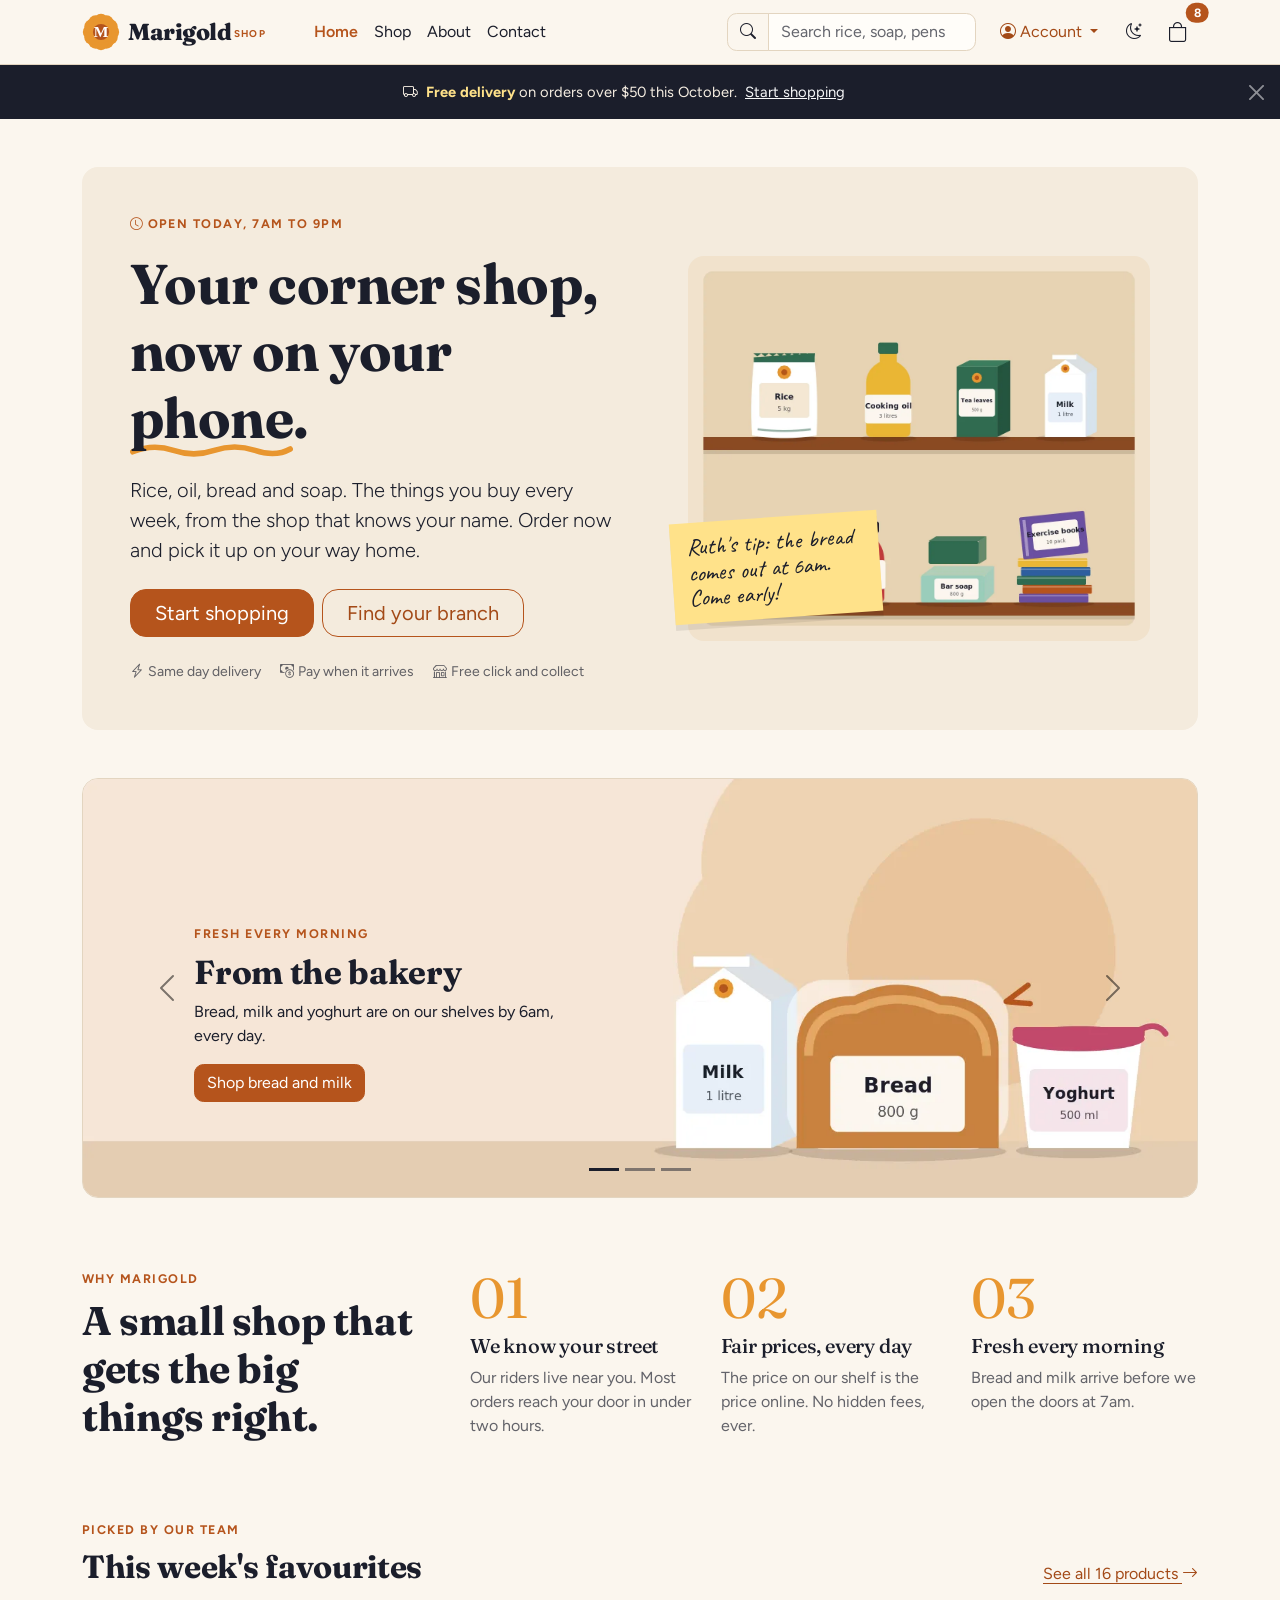
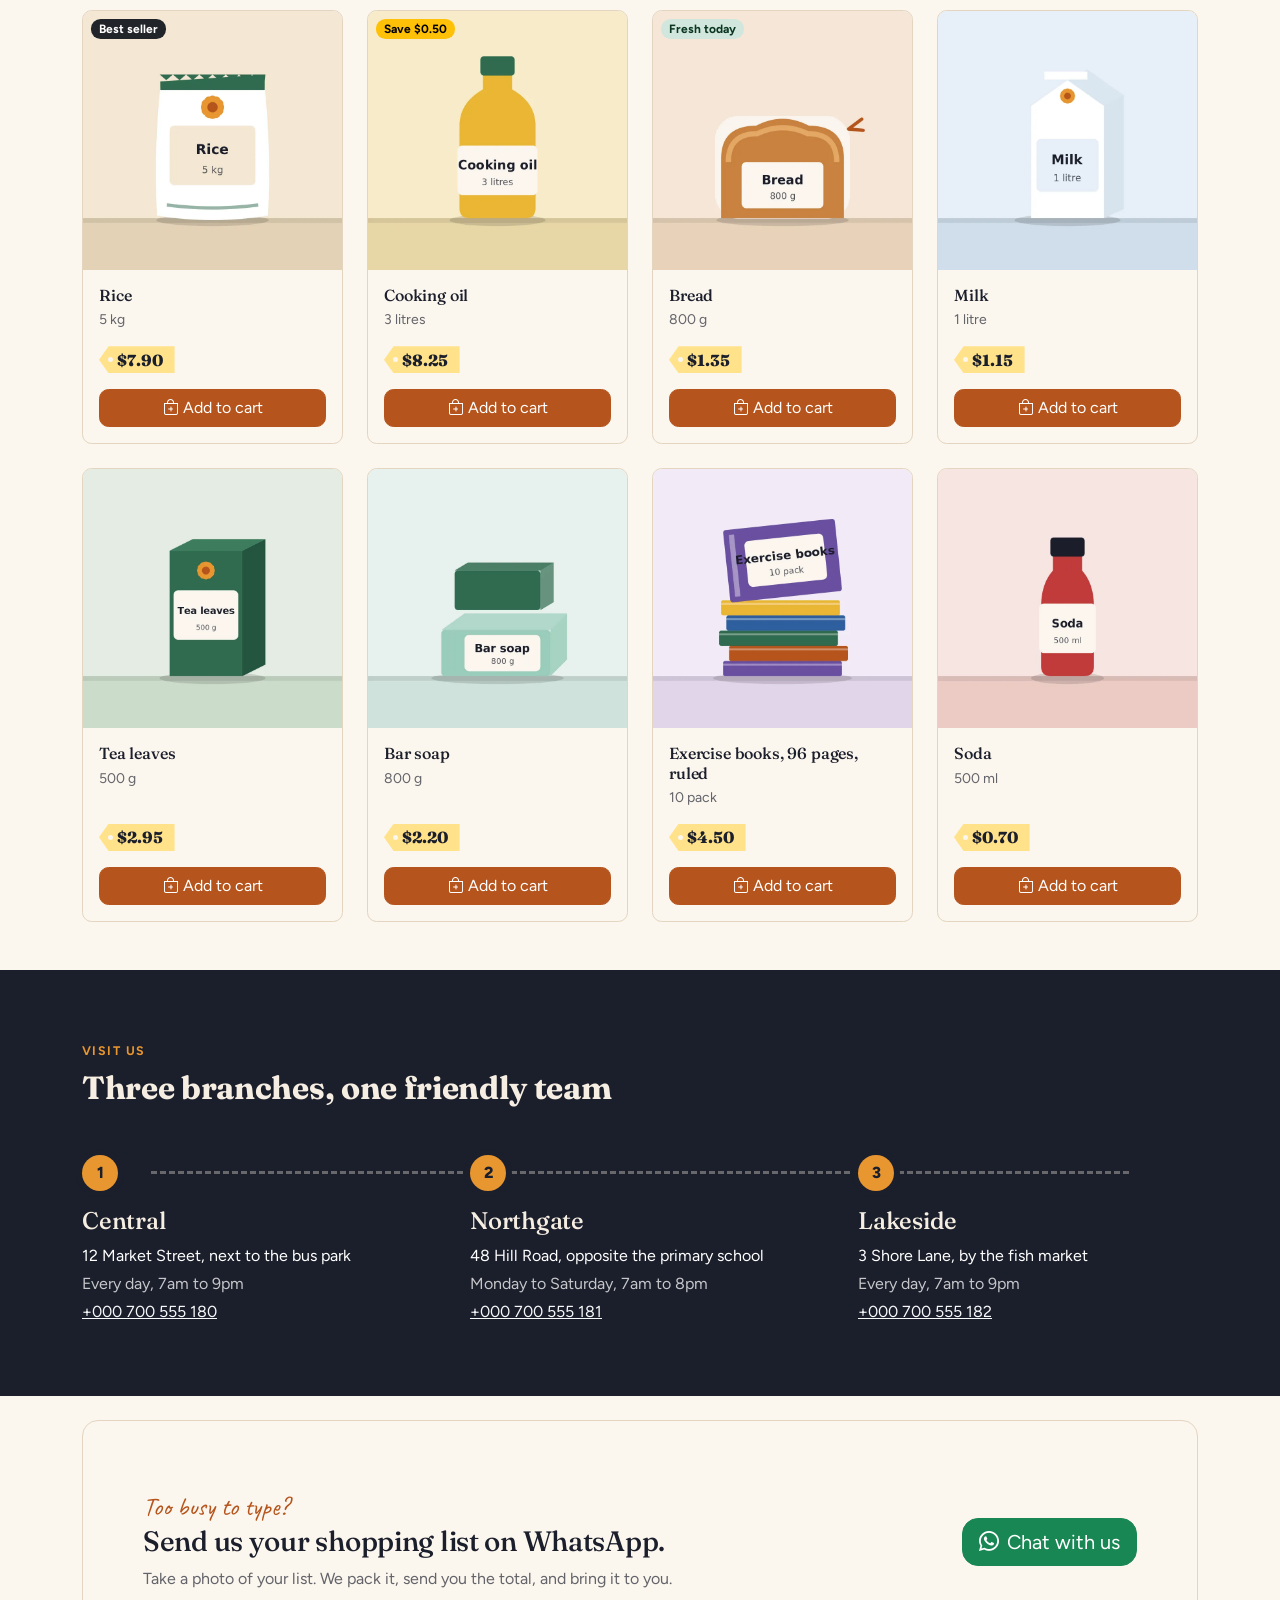
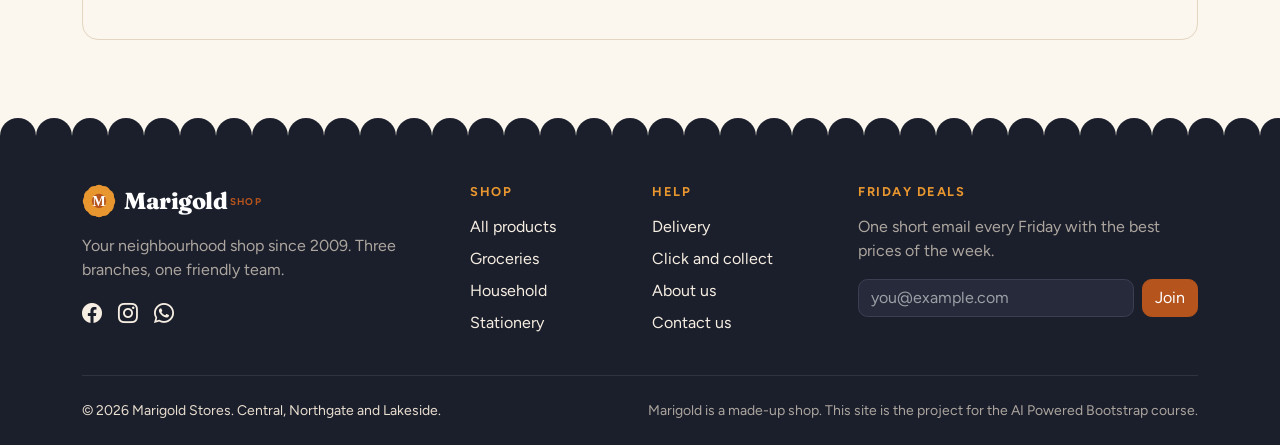
<file: index.html>
<!doctype html>
<!--
  Marigold Shop: index.html
  Bootstrap parts on this page: navbar, dropdown, collapse, alert, buttons, badges, grid, carousel, cards, stretched link, toast, icons, utilities
  Marigold is a made-up shop. Every name, phone number and address is invented.
-->
<html lang="en" data-bs-theme="light">
<head>
  <meta charset="utf-8">
  <meta name="viewport" content="width=device-width, initial-scale=1">
  <title>Fresh groceries from your corner shop | Marigold Shop</title>
  <meta name="description" content="Order rice, oil, bread, soap and more from Marigold Stores. Same day delivery or free click and collect from our three branches.">
  <link rel="icon" href="images/favicon.svg" type="image/svg+xml">

  <!-- Fonts: Fraunces for headings, Figtree for text, Caveat for handwritten notes -->
  <link rel="preconnect" href="https://fonts.googleapis.com">
  <link rel="preconnect" href="https://fonts.gstatic.com" crossorigin>
  <link href="https://fonts.googleapis.com/css2?family=Caveat:wght@600&amp;family=Figtree:wght@400;500;600;700;800&amp;family=Fraunces:opsz,wght@9..144,600..800&amp;display=swap" rel="stylesheet">

  <!-- Bootstrap 5.3 and Bootstrap Icons from the CDN -->
  <link href="https://cdn.jsdelivr.net/npm/bootstrap@5.3.3/dist/css/bootstrap.min.css" rel="stylesheet">
  <link href="https://cdn.jsdelivr.net/npm/bootstrap-icons@1.11.3/font/bootstrap-icons.min.css" rel="stylesheet">

  <!-- Our own styles come last, so they win -->
  <link href="css/style.css" rel="stylesheet">
</head>
<body>

  <a class="visually-hidden-focusable position-absolute top-0 start-0 m-2 btn btn-primary z-3" href="#main">Skip to main content</a>

  <nav class="navbar navbar-expand-lg sticky-top bg-body border-bottom d-print-none" aria-label="Main menu">
    <div class="container">
      <a class="navbar-brand d-flex align-items-center gap-2" href="index.html">
        <img src="images/logo.svg" width="38" height="38" alt="">
        <span class="mg-brand">Marigold<small>shop</small></span>
      </a>

      <!-- These stay visible on phones, next to the menu button -->
      <div class="d-flex align-items-center gap-1 order-lg-last ms-auto ms-lg-2">
        <button type="button" class="btn mg-icon-btn" id="themeToggle">
          <i class="bi bi-moon-stars" aria-hidden="true"></i><span class="visually-hidden">Switch to dark mode</span>
        </button>
        <a href="cart.html" class="btn mg-icon-btn position-relative" aria-label="Cart, 8 items">
          <i class="bi bi-bag fs-5" aria-hidden="true"></i>
          <span id="cartCount" class="position-absolute top-0 start-100 translate-middle badge rounded-pill text-bg-primary">8</span>
        </a>
        <button class="navbar-toggler ms-1" type="button" data-bs-toggle="collapse" data-bs-target="#mainNav"
                aria-controls="mainNav" aria-expanded="false" aria-label="Open the menu">
          <span class="navbar-toggler-icon"></span>
        </button>
      </div>

      <div class="collapse navbar-collapse" id="mainNav">
        <ul class="navbar-nav ms-lg-4 me-auto mb-2 mb-lg-0">
          <li class="nav-item"><a class="nav-link active" aria-current="page" href="index.html">Home</a></li>
          <li class="nav-item"><a class="nav-link" href="products.html">Shop</a></li>
          <li class="nav-item"><a class="nav-link" href="about.html">About</a></li>
          <li class="nav-item"><a class="nav-link" href="contact.html">Contact</a></li>
        </ul>

        <form class="my-2 my-lg-0 me-lg-3" role="search" action="products.html">
          <div class="input-group">
            <span class="input-group-text bg-body"><i class="bi bi-search" aria-hidden="true"></i></span>
            <input class="form-control" type="search" id="siteSearch" name="q" placeholder="Search rice, soap, pens" aria-label="Search the shop">
          </div>
        </form>

        <div class="dropdown">
          <button class="btn btn-link nav-link dropdown-toggle px-0 px-lg-2" type="button" data-bs-toggle="dropdown" aria-expanded="false">
            <i class="bi bi-person-circle me-1" aria-hidden="true"></i>Account
          </button>
          <ul class="dropdown-menu dropdown-menu-lg-end">
            <li><a class="dropdown-item" href="login.html">Log in</a></li>
            <li><a class="dropdown-item" href="register.html">Create an account</a></li>
            <li><hr class="dropdown-divider"></li>
            <li><a class="dropdown-item" href="admin/index.html"><i class="bi bi-speedometer2 me-2" aria-hidden="true"></i>Staff dashboard</a></li>
          </ul>
        </div>
      </div>
    </div>
  </nav>

  <!-- Free delivery alert. The user can close it. -->
  <div class="alert mg-ribbon alert-dismissible fade show mb-0 text-center d-print-none" role="alert">
    <i class="bi bi-truck me-2" aria-hidden="true"></i><strong>Free delivery</strong> on orders over $50 this October.
    <a href="products.html" class="link-light ms-1">Start shopping</a>
    <button type="button" class="btn-close btn-close-white" data-bs-dismiss="alert" aria-label="Close"></button>
  </div>

  <main id="main">

    <!-- Hero. Built with spacing and colour classes, not the old jumbotron. -->
    <section class="container pt-4 pt-lg-5">
      <div class="p-4 p-md-5 bg-body-tertiary rounded-3">
        <div class="row align-items-center g-5">
          <div class="col-lg-6">
            <p class="mg-eyebrow mb-3"><i class="bi bi-clock me-1" aria-hidden="true"></i>Open today, 7am to 9pm</p>
            <h1 class="display-4 mb-4">Your corner shop, now on your <span class="mg-wave">phone</span>.</h1>
            <p class="lead mb-4">Rice, oil, bread and soap. The things you buy every week, from the shop that knows your name. Order now and pick it up on your way home.</p>
            <div class="d-flex flex-wrap gap-2 mb-4">
              <a href="products.html" class="btn btn-primary btn-lg px-4">Start shopping</a>
              <a href="#branches" class="btn btn-outline-primary btn-lg px-4">Find your branch</a>
            </div>
            <ul class="list-inline small text-body-secondary mb-0">
              <li class="list-inline-item me-3"><i class="bi bi-lightning-charge me-1" aria-hidden="true"></i>Same day delivery</li>
              <li class="list-inline-item me-3"><i class="bi bi-cash-coin me-1" aria-hidden="true"></i>Pay when it arrives</li>
              <li class="list-inline-item"><i class="bi bi-shop me-1" aria-hidden="true"></i>Free click and collect</li>
            </ul>
          </div>
          <div class="col-lg-6">
            <div class="position-relative ms-lg-4">
              <img src="images/hero-shelf.webp" class="img-fluid mg-hero-shelf" width="1200" height="1000"
                   alt="Shelves at a Marigold shop with rice, cooking oil, tea, milk, bread, soda, soap and exercise books">
              <div class="mg-note">
                <p class="mg-hand mb-0">Ruth's tip: the bread comes out at 6am. Come early!</p>
              </div>
            </div>
          </div>
        </div>
      </div>
    </section>

    <!-- Promotions carousel -->
    <section class="container mt-5" aria-label="This month's offers">
      <div id="promoCarousel" class="carousel slide rounded-3 overflow-hidden border" data-bs-ride="carousel">
        <div class="carousel-indicators d-none d-md-flex">
          <button type="button" data-bs-target="#promoCarousel" data-bs-slide-to="0" class="active" aria-current="true" aria-label="Slide 1: From the bakery"></button>
          <button type="button" data-bs-target="#promoCarousel" data-bs-slide-to="1" aria-label="Slide 2: Stationery for the new term"></button>
          <button type="button" data-bs-target="#promoCarousel" data-bs-slide-to="2" aria-label="Slide 3: Household deals"></button>
        </div>
        <div class="carousel-inner">
          <div class="carousel-item active">
            <img src="images/banners/bakery.webp" class="d-block w-100" width="1600" height="600" alt="Bread, milk and yoghurt on a warm orange background">
            <div class="carousel-caption mg-caption d-none d-md-block">
              <p class="mg-eyebrow mb-2">Fresh every morning</p>
              <h2 class="mb-2">From the bakery</h2>
              <p class="mb-3">Bread, milk and yoghurt are on our shelves by 6am, every day.</p>
              <a href="products.html" class="btn btn-primary">Shop bread and milk</a>
            </div>
            <div class="d-md-none p-3 bg-body-tertiary">
              <h2 class="h5 mb-1">From the bakery</h2>
              <p class="small mb-0">Bread, milk and yoghurt are on our shelves by 6am, every day.</p>
            </div>
          </div>
          <div class="carousel-item">
            <img src="images/banners/school.webp" class="d-block w-100" width="1600" height="600" alt="Pens, exercise books and batteries on a purple background" loading="lazy">
            <div class="carousel-caption mg-caption d-none d-md-block">
              <p class="mg-eyebrow mb-2">Back to school</p>
              <h2 class="mb-2">Stationery for the new term</h2>
              <p class="mb-3">Exercise books, pens and batteries. Buy any three and save 10 percent.</p>
              <a href="products.html" class="btn btn-primary">Shop stationery</a>
            </div>
            <div class="d-md-none p-3 bg-body-tertiary">
              <h2 class="h5 mb-1">Stationery for the new term</h2>
              <p class="small mb-0">Exercise books, pens and batteries. Buy any three and save 10 percent.</p>
            </div>
          </div>
          <div class="carousel-item">
            <img src="images/banners/household.webp" class="d-block w-100" width="1600" height="600" alt="Soap, washing powder and toothpaste on a green background" loading="lazy">
            <div class="carousel-caption mg-caption d-none d-md-block">
              <p class="mg-eyebrow mb-2">This week only</p>
              <h2 class="mb-2">Household deals</h2>
              <p class="mb-3">Soap, washing powder and toothpaste at our best prices of the month.</p>
              <a href="products.html" class="btn btn-primary">Shop household</a>
            </div>
            <div class="d-md-none p-3 bg-body-tertiary">
              <h2 class="h5 mb-1">Household deals</h2>
              <p class="small mb-0">Soap, washing powder and toothpaste at our best prices of the month.</p>
            </div>
          </div>
        </div>
        <button class="carousel-control-prev d-none d-md-flex" type="button" data-bs-target="#promoCarousel" data-bs-slide="prev">
          <span class="carousel-control-prev-icon" aria-hidden="true"></span>
          <span class="visually-hidden">Previous offer</span>
        </button>
        <button class="carousel-control-next d-none d-md-flex" type="button" data-bs-target="#promoCarousel" data-bs-slide="next">
          <span class="carousel-control-next-icon" aria-hidden="true"></span>
          <span class="visually-hidden">Next offer</span>
        </button>
      </div>
    </section>

    <!-- Why Marigold -->
    <section class="container my-5 py-lg-4">
      <div class="row g-5">
        <div class="col-lg-4">
          <p class="mg-eyebrow mb-2">Why Marigold</p>
          <h2 class="display-6 fw-bold">A small shop that gets the big things right.</h2>
        </div>
        <div class="col-lg-8">
          <div class="row row-cols-1 row-cols-md-3 g-4">
            <div class="col">
              <p class="mg-number mb-2" aria-hidden="true">01</p>
              <h3 class="h5">We know your street</h3>
              <p class="text-body-secondary mb-0">Our riders live near you. Most orders reach your door in under two hours.</p>
            </div>
            <div class="col">
              <p class="mg-number mb-2" aria-hidden="true">02</p>
              <h3 class="h5">Fair prices, every day</h3>
              <p class="text-body-secondary mb-0">The price on our shelf is the price online. No hidden fees, ever.</p>
            </div>
            <div class="col">
              <p class="mg-number mb-2" aria-hidden="true">03</p>
              <h3 class="h5">Fresh every morning</h3>
              <p class="text-body-secondary mb-0">Bread and milk arrive before we open the doors at 7am.</p>
            </div>
          </div>
        </div>
      </div>
    </section>

    <!-- Featured products -->
    <section class="container my-5">
      <div class="d-flex flex-wrap align-items-end justify-content-between gap-2 mb-4">
        <div>
          <p class="mg-eyebrow mb-2">Picked by our team</p>
          <h2 class="mb-0">This week's favourites</h2>
        </div>
        <a href="products.html" class="link-offset-2">See all 16 products <i class="bi bi-arrow-right" aria-hidden="true"></i></a>
      </div>
      <div class="row row-cols-1 row-cols-sm-2 row-cols-lg-4 g-4">
        <div class="col">
          <article class="card h-100 product-card" data-id="rice-5kg" data-category="Groceries" data-price="7.90">
            <div class="position-relative">
              <img src="images/products/rice-5kg.webp" class="card-img-top" width="800" height="800" alt="A 5 kg bag of white rice" loading="lazy">
                <span class="badge text-bg-dark position-absolute top-0 start-0 m-2">Best seller</span>
            </div>
            <div class="card-body d-flex flex-column">
              <h3 class="h6 card-title mb-1">
                <a href="product.html" class="stretched-link text-reset text-decoration-none">Rice</a>
              </h3>
              <p class="small text-body-secondary mb-3">5 kg</p>
              <div class="mt-auto d-flex align-items-center justify-content-between gap-2">
                <span class="mg-tag">$7.90</span>
              </div>
            </div>
            <div class="card-footer bg-transparent border-0 pt-0 pb-3">
              <button type="button" class="btn btn-primary w-100 js-add-to-cart position-relative z-2" data-id="rice-5kg">
                <i class="bi bi-bag-plus me-1" aria-hidden="true"></i>Add to cart
              </button>
            </div>
          </article>
        </div>
        <div class="col">
          <article class="card h-100 product-card" data-id="cooking-oil-3l" data-category="Groceries" data-price="8.25">
            <div class="position-relative">
              <img src="images/products/cooking-oil-3l.webp" class="card-img-top" width="800" height="800" alt="A 3 litre bottle of yellow cooking oil" loading="lazy">
                <span class="badge text-bg-warning position-absolute top-0 start-0 m-2">Save $0.50</span>
            </div>
            <div class="card-body d-flex flex-column">
              <h3 class="h6 card-title mb-1">
                <a href="product.html" class="stretched-link text-reset text-decoration-none">Cooking oil</a>
              </h3>
              <p class="small text-body-secondary mb-3">3 litres</p>
              <div class="mt-auto d-flex align-items-center justify-content-between gap-2">
                <span class="mg-tag">$8.25</span>
              </div>
            </div>
            <div class="card-footer bg-transparent border-0 pt-0 pb-3">
              <button type="button" class="btn btn-primary w-100 js-add-to-cart position-relative z-2" data-id="cooking-oil-3l">
                <i class="bi bi-bag-plus me-1" aria-hidden="true"></i>Add to cart
              </button>
            </div>
          </article>
        </div>
        <div class="col">
          <article class="card h-100 product-card" data-id="bread-800g" data-category="Bakery" data-price="1.35">
            <div class="position-relative">
              <img src="images/products/bread-800g.webp" class="card-img-top" width="800" height="800" alt="A loaf of white bread" loading="lazy">
                <span class="badge bg-success-subtle text-success-emphasis position-absolute top-0 start-0 m-2">Fresh today</span>
            </div>
            <div class="card-body d-flex flex-column">
              <h3 class="h6 card-title mb-1">
                <a href="product.html" class="stretched-link text-reset text-decoration-none">Bread</a>
              </h3>
              <p class="small text-body-secondary mb-3">800 g</p>
              <div class="mt-auto d-flex align-items-center justify-content-between gap-2">
                <span class="mg-tag">$1.35</span>
              </div>
            </div>
            <div class="card-footer bg-transparent border-0 pt-0 pb-3">
              <button type="button" class="btn btn-primary w-100 js-add-to-cart position-relative z-2" data-id="bread-800g">
                <i class="bi bi-bag-plus me-1" aria-hidden="true"></i>Add to cart
              </button>
            </div>
          </article>
        </div>
        <div class="col">
          <article class="card h-100 product-card" data-id="milk-1l" data-category="Dairy" data-price="1.15">
            <div class="position-relative">
              <img src="images/products/milk-1l.webp" class="card-img-top" width="800" height="800" alt="A 1 litre carton of milk" loading="lazy">
            </div>
            <div class="card-body d-flex flex-column">
              <h3 class="h6 card-title mb-1">
                <a href="product.html" class="stretched-link text-reset text-decoration-none">Milk</a>
              </h3>
              <p class="small text-body-secondary mb-3">1 litre</p>
              <div class="mt-auto d-flex align-items-center justify-content-between gap-2">
                <span class="mg-tag">$1.15</span>
              </div>
            </div>
            <div class="card-footer bg-transparent border-0 pt-0 pb-3">
              <button type="button" class="btn btn-primary w-100 js-add-to-cart position-relative z-2" data-id="milk-1l">
                <i class="bi bi-bag-plus me-1" aria-hidden="true"></i>Add to cart
              </button>
            </div>
          </article>
        </div>
        <div class="col">
          <article class="card h-100 product-card" data-id="tea-leaves-500g" data-category="Groceries" data-price="2.95">
            <div class="position-relative">
              <img src="images/products/tea-leaves-500g.webp" class="card-img-top" width="800" height="800" alt="A green 500 g box of tea leaves" loading="lazy">
            </div>
            <div class="card-body d-flex flex-column">
              <h3 class="h6 card-title mb-1">
                <a href="product.html" class="stretched-link text-reset text-decoration-none">Tea leaves</a>
              </h3>
              <p class="small text-body-secondary mb-3">500 g</p>
              <div class="mt-auto d-flex align-items-center justify-content-between gap-2">
                <span class="mg-tag">$2.95</span>
              </div>
            </div>
            <div class="card-footer bg-transparent border-0 pt-0 pb-3">
              <button type="button" class="btn btn-primary w-100 js-add-to-cart position-relative z-2" data-id="tea-leaves-500g">
                <i class="bi bi-bag-plus me-1" aria-hidden="true"></i>Add to cart
              </button>
            </div>
          </article>
        </div>
        <div class="col">
          <article class="card h-100 product-card" data-id="bar-soap-800g" data-category="Household" data-price="2.20">
            <div class="position-relative">
              <img src="images/products/bar-soap-800g.webp" class="card-img-top" width="800" height="800" alt="A green bar of washing soap" loading="lazy">
            </div>
            <div class="card-body d-flex flex-column">
              <h3 class="h6 card-title mb-1">
                <a href="product.html" class="stretched-link text-reset text-decoration-none">Bar soap</a>
              </h3>
              <p class="small text-body-secondary mb-3">800 g</p>
              <div class="mt-auto d-flex align-items-center justify-content-between gap-2">
                <span class="mg-tag">$2.20</span>
              </div>
            </div>
            <div class="card-footer bg-transparent border-0 pt-0 pb-3">
              <button type="button" class="btn btn-primary w-100 js-add-to-cart position-relative z-2" data-id="bar-soap-800g">
                <i class="bi bi-bag-plus me-1" aria-hidden="true"></i>Add to cart
              </button>
            </div>
          </article>
        </div>
        <div class="col">
          <article class="card h-100 product-card" data-id="exercise-books-10" data-category="Stationery" data-price="4.50">
            <div class="position-relative">
              <img src="images/products/exercise-books-10.webp" class="card-img-top" width="800" height="800" alt="A pile of ten exercise books" loading="lazy">
            </div>
            <div class="card-body d-flex flex-column">
              <h3 class="h6 card-title mb-1">
                <a href="product.html" class="stretched-link text-reset text-decoration-none">Exercise books, 96 pages, ruled</a>
              </h3>
              <p class="small text-body-secondary mb-3">10 pack</p>
              <div class="mt-auto d-flex align-items-center justify-content-between gap-2">
                <span class="mg-tag">$4.50</span>
              </div>
            </div>
            <div class="card-footer bg-transparent border-0 pt-0 pb-3">
              <button type="button" class="btn btn-primary w-100 js-add-to-cart position-relative z-2" data-id="exercise-books-10">
                <i class="bi bi-bag-plus me-1" aria-hidden="true"></i>Add to cart
              </button>
            </div>
          </article>
        </div>
        <div class="col">
          <article class="card h-100 product-card" data-id="soda-500ml" data-category="Drinks" data-price="0.70">
            <div class="position-relative">
              <img src="images/products/soda-500ml.webp" class="card-img-top" width="800" height="800" alt="A red 500 ml bottle of soda" loading="lazy">
            </div>
            <div class="card-body d-flex flex-column">
              <h3 class="h6 card-title mb-1">
                <a href="product.html" class="stretched-link text-reset text-decoration-none">Soda</a>
              </h3>
              <p class="small text-body-secondary mb-3">500 ml</p>
              <div class="mt-auto d-flex align-items-center justify-content-between gap-2">
                <span class="mg-tag">$0.70</span>
              </div>
            </div>
            <div class="card-footer bg-transparent border-0 pt-0 pb-3">
              <button type="button" class="btn btn-primary w-100 js-add-to-cart position-relative z-2" data-id="soda-500ml">
                <i class="bi bi-bag-plus me-1" aria-hidden="true"></i>Add to cart
              </button>
            </div>
          </article>
        </div>
      </div>
    </section>

    <!-- Branches band -->
    <section id="branches" class="text-bg-dark mg-band py-5 mt-5">
      <div class="container py-lg-4">
        <p class="mg-eyebrow mb-2" style="color: var(--mg-gold);">Visit us</p>
        <h2 class="mb-5">Three branches, one friendly team</h2>
        <div class="row row-cols-1 row-cols-md-3 g-5 mg-road">
          <div class="col">
            <span class="mg-stop mb-3" aria-hidden="true">1</span>
            <h3 class="h4">Central</h3>
            <p class="mb-1">12 Market Street, next to the bus park</p>
            <p class="mb-1 opacity-75">Every day, 7am to 9pm</p>
            <a href="tel:+000700555180" class="link-light">+000 700 555 180</a>
          </div>
          <div class="col">
            <span class="mg-stop mb-3" aria-hidden="true">2</span>
            <h3 class="h4">Northgate</h3>
            <p class="mb-1">48 Hill Road, opposite the primary school</p>
            <p class="mb-1 opacity-75">Monday to Saturday, 7am to 8pm</p>
            <a href="tel:+000700555181" class="link-light">+000 700 555 181</a>
          </div>
          <div class="col">
            <span class="mg-stop mb-3" aria-hidden="true">3</span>
            <h3 class="h4">Lakeside</h3>
            <p class="mb-1">3 Shore Lane, by the fish market</p>
            <p class="mb-1 opacity-75">Every day, 7am to 9pm</p>
            <a href="tel:+000700555182" class="link-light">+000 700 555 182</a>
          </div>
        </div>
      </div>
    </section>

    <!-- WhatsApp order -->
    <section class="container my-5">
      <div class="row align-items-center g-4 border rounded-3 p-4 p-md-5 mx-0">
        <div class="col-md-8">
          <p class="mg-hand mb-1">Too busy to type?</p>
          <h2 class="h3 mb-2">Send us your shopping list on WhatsApp.</h2>
          <p class="text-body-secondary mb-0">Take a photo of your list. We pack it, send you the total, and bring it to you.</p>
        </div>
        <div class="col-md-4 text-md-end">
          <a href="#" class="btn btn-success btn-lg"><i class="bi bi-whatsapp me-2" aria-hidden="true"></i>Chat with us</a>
        </div>
      </div>
    </section>

  </main>

  <footer class="mg-footer pt-5 pb-4 d-print-none">
    <div class="container">
      <div class="row g-4 g-lg-5">
        <div class="col-md-4">
          <a href="index.html" class="d-inline-flex align-items-center gap-2 mb-3">
            <img src="images/logo.svg" width="34" height="34" alt="">
            <span class="mg-brand text-white">Marigold<small>shop</small></span>
          </a>
          <p class="text-body-secondary">Your neighbourhood shop since 2009. Three branches, one friendly team.</p>
          <div class="d-flex gap-3 fs-5">
            <a href="#" aria-label="Marigold on Facebook"><i class="bi bi-facebook" aria-hidden="true"></i></a>
            <a href="#" aria-label="Marigold on Instagram"><i class="bi bi-instagram" aria-hidden="true"></i></a>
            <a href="#" aria-label="Chat with Marigold on WhatsApp"><i class="bi bi-whatsapp" aria-hidden="true"></i></a>
          </div>
        </div>

        <div class="col-md-4">
          <div class="row">
            <div class="col-6">
              <h2 class="mb-3">Shop</h2>
              <ul class="list-unstyled d-grid gap-2">
                <li><a href="products.html">All products</a></li>
                <li><a href="products.html">Groceries</a></li>
                <li><a href="products.html">Household</a></li>
                <li><a href="products.html">Stationery</a></li>
              </ul>
            </div>
            <div class="col-6">
              <h2 class="mb-3">Help</h2>
              <ul class="list-unstyled d-grid gap-2">
                <li><a href="contact.html#faq">Delivery</a></li>
                <li><a href="contact.html#faq">Click and collect</a></li>
                <li><a href="about.html">About us</a></li>
                <li><a href="contact.html">Contact us</a></li>
              </ul>
            </div>
          </div>
        </div>

        <div class="col-md-4">
          <h2 class="mb-3">Friday deals</h2>
          <p class="text-body-secondary">One short email every Friday with the best prices of the week.</p>
          <form class="d-flex gap-2" action="#">
            <label for="newsletterEmail" class="visually-hidden">Your email address</label>
            <input type="email" class="form-control" id="newsletterEmail" placeholder="you@example.com">
            <button type="submit" class="btn btn-primary">Join</button>
          </form>
        </div>
      </div>

      <hr class="my-4 border-secondary">

      <div class="d-flex flex-column flex-md-row justify-content-between gap-2 small">
        <p class="mb-0">&copy; <span id="year">2026</span> Marigold Stores. Central, Northgate and Lakeside.</p>
        <p class="mb-0 text-body-secondary">Marigold is a made-up shop. This site is the project for the AI Powered Bootstrap course.</p>
      </div>
    </div>
  </footer>

  <!-- The toast that says "Added to your cart" -->
  <div class="toast-container position-fixed bottom-0 end-0 p-3">
    <div id="cartToast" class="toast" role="status" aria-live="polite" aria-atomic="true">
      <div class="toast-header">
        <img src="images/logo.svg" width="20" height="20" class="me-2" alt="">
        <strong class="me-auto">Marigold Shop</strong>
        <small>Just now</small>
        <button type="button" class="btn-close" data-bs-dismiss="toast" aria-label="Close"></button>
      </div>
      <div class="toast-body">
        <i class="bi bi-check-circle-fill text-success me-1" aria-hidden="true"></i>
        Added to your cart. <a href="cart.html">See your cart</a>
      </div>
    </div>
  </div>

  <script src="https://cdn.jsdelivr.net/npm/bootstrap@5.3.3/dist/js/bootstrap.bundle.min.js"></script>
  <script src="js/marigold.js"></script>
</body>
</html>
</file>
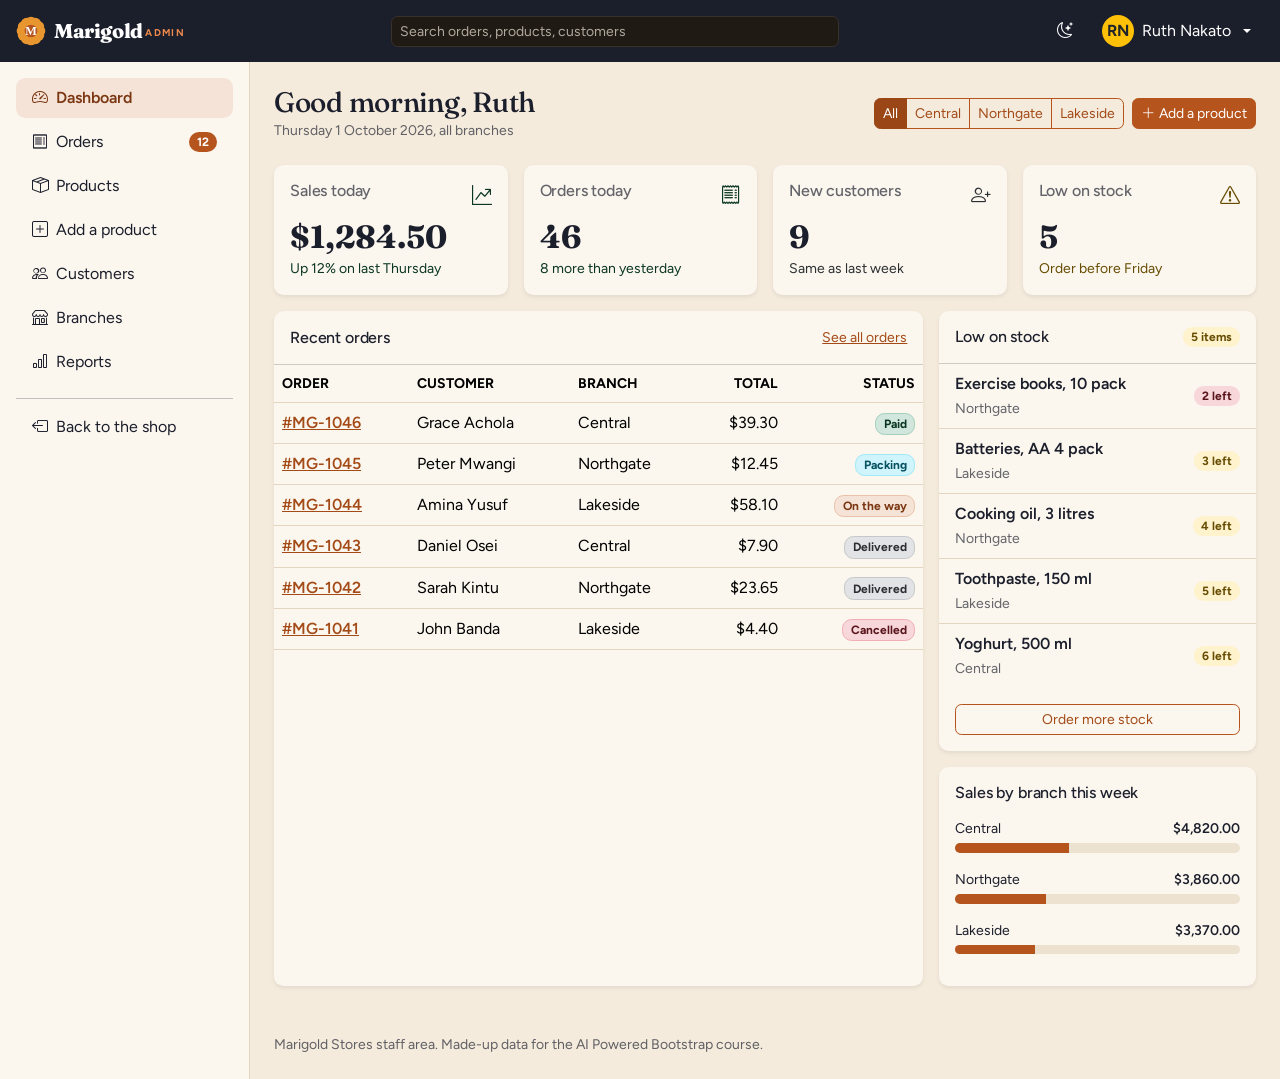
<file: admin/index.html>
<!doctype html>
<!--
  Marigold Shop: admin/index.html
  Bootstrap parts on this page: offcanvas, navbar, dropdown, button group, cards, shadows, table, badges, list group, progress, visually hidden
  Marigold is a made-up shop. Every name, phone number and address is invented.
-->
<html lang="en" data-bs-theme="light">
<head>
  <meta charset="utf-8">
  <meta name="viewport" content="width=device-width, initial-scale=1">
  <title>Dashboard | Marigold Shop</title>
  <meta name="robots" content="noindex">
  <meta name="description" content="Marigold staff dashboard.">
  <link rel="icon" href="../images/favicon.svg" type="image/svg+xml">

  <!-- Fonts: Fraunces for headings, Figtree for text, Caveat for handwritten notes -->
  <link rel="preconnect" href="https://fonts.googleapis.com">
  <link rel="preconnect" href="https://fonts.gstatic.com" crossorigin>
  <link href="https://fonts.googleapis.com/css2?family=Caveat:wght@600&amp;family=Figtree:wght@400;500;600;700;800&amp;family=Fraunces:opsz,wght@9..144,600..800&amp;display=swap" rel="stylesheet">

  <!-- Bootstrap 5.3 and Bootstrap Icons from the CDN -->
  <link href="https://cdn.jsdelivr.net/npm/bootstrap@5.3.3/dist/css/bootstrap.min.css" rel="stylesheet">
  <link href="https://cdn.jsdelivr.net/npm/bootstrap-icons@1.11.3/font/bootstrap-icons.min.css" rel="stylesheet">

  <!-- Our own styles come last, so they win -->
  <link href="../css/style.css" rel="stylesheet">
</head>
<body class="bg-body-tertiary">
  <a class="visually-hidden-focusable position-absolute top-0 start-0 m-2 btn btn-primary z-3" href="#main">Skip to main content</a>

  <!-- Dark top bar -->
  <header class="navbar flex-nowrap mg-admin-top sticky-top px-3 py-2" data-bs-theme="dark">
    <div class="d-flex align-items-center gap-2">
      <button class="btn btn-link text-white d-lg-none px-1" type="button" data-bs-toggle="offcanvas" data-bs-target="#adminSide" aria-controls="adminSide" aria-label="Open the side menu">
        <i class="bi bi-list fs-4" aria-hidden="true"></i>
      </button>
      <a class="navbar-brand d-flex align-items-center gap-2 me-0" href="index.html">
        <img src="../images/logo.svg" width="30" height="30" alt="">
        <span class="mg-brand text-white fs-5">Marigold<small>admin</small></span>
      </a>
    </div>
    <form class="d-none d-md-block flex-grow-1 mx-4" style="max-width: 28rem;" role="search">
      <input class="form-control form-control-sm" type="search" placeholder="Search orders, products, customers" aria-label="Search the dashboard">
    </form>
    <div class="d-flex align-items-center gap-1">
      <button type="button" class="btn mg-icon-btn text-white" id="themeToggle">
        <i class="bi bi-moon-stars" aria-hidden="true"></i><span class="visually-hidden">Switch to dark mode</span>
      </button>
      <div class="dropdown">
        <button class="btn btn-link text-white text-decoration-none dropdown-toggle d-flex align-items-center gap-2" type="button" data-bs-toggle="dropdown" aria-expanded="false">
          <span class="rounded-circle bg-warning text-dark fw-bold d-inline-grid" style="width: 2rem; height: 2rem; place-items: center;" aria-hidden="true">RN</span>
          <span class="d-none d-sm-inline">Ruth Nakato</span>
        </button>
        <ul class="dropdown-menu dropdown-menu-end">
          <li><a class="dropdown-item" href="#">My profile</a></li>
          <li><a class="dropdown-item" href="../index.html">Back to the shop</a></li>
          <li><hr class="dropdown-divider"></li>
          <li><a class="dropdown-item" href="../login.html">Log out</a></li>
        </ul>
      </div>
    </div>
  </header>

  <div class="d-lg-flex">
    <!-- Sidebar: a slide-in panel on phones, fixed on the left on laptops -->
    <aside class="offcanvas-lg offcanvas-start mg-admin-side bg-body border-end" tabindex="-1" id="adminSide" aria-labelledby="adminSideLabel">
      <div class="offcanvas-header border-bottom">
        <h2 class="offcanvas-title h5" id="adminSideLabel">Menu</h2>
        <button type="button" class="btn-close" data-bs-dismiss="offcanvas" data-bs-target="#adminSide" aria-label="Close the menu"></button>
      </div>
      <div class="offcanvas-body d-block p-3">
        <nav class="nav flex-column gap-1" aria-label="Dashboard menu">
              <a class="nav-link d-flex align-items-center gap-2 active" aria-current="page" href="index.html"><i class="bi bi-speedometer2" aria-hidden="true"></i>Dashboard</a>
              <a class="nav-link d-flex align-items-center gap-2" href="#"><i class="bi bi-receipt" aria-hidden="true"></i>Orders<span class="badge rounded-pill text-bg-primary ms-auto">12</span></a>
              <a class="nav-link d-flex align-items-center gap-2" href="#"><i class="bi bi-box-seam" aria-hidden="true"></i>Products</a>
              <a class="nav-link d-flex align-items-center gap-2" href="product-new.html"><i class="bi bi-plus-square" aria-hidden="true"></i>Add a product</a>
              <a class="nav-link d-flex align-items-center gap-2" href="#"><i class="bi bi-people" aria-hidden="true"></i>Customers</a>
              <a class="nav-link d-flex align-items-center gap-2" href="#"><i class="bi bi-shop" aria-hidden="true"></i>Branches</a>
              <a class="nav-link d-flex align-items-center gap-2" href="#"><i class="bi bi-bar-chart" aria-hidden="true"></i>Reports</a>
        </nav>
        <hr>
        <a class="nav-link d-flex align-items-center gap-2 px-3" href="../index.html"><i class="bi bi-box-arrow-left" aria-hidden="true"></i>Back to the shop</a>
      </div>
    </aside>

    <main id="main" class="flex-grow-1 p-3 p-lg-4" style="min-width: 0;">

      <div class="d-flex flex-wrap align-items-center gap-3 mb-4">
        <div>
          <h1 class="h3 mb-0">Good morning, Ruth</h1>
          <p class="small text-body-secondary mb-0">Thursday 1 October 2026, all branches</p>
        </div>
        <div class="ms-md-auto d-flex flex-wrap gap-2">
          <div class="btn-group btn-group-sm" role="group" aria-label="Show one branch">
            <input type="radio" class="btn-check" name="dashBranch" id="dashAll" autocomplete="off" checked>
            <label class="btn btn-outline-primary" for="dashAll">All</label>
            <input type="radio" class="btn-check" name="dashBranch" id="dashCentral" autocomplete="off">
            <label class="btn btn-outline-primary" for="dashCentral">Central</label>
            <input type="radio" class="btn-check" name="dashBranch" id="dashNorthgate" autocomplete="off">
            <label class="btn btn-outline-primary" for="dashNorthgate">Northgate</label>
            <input type="radio" class="btn-check" name="dashBranch" id="dashLakeside" autocomplete="off">
            <label class="btn btn-outline-primary" for="dashLakeside">Lakeside</label>
          </div>
          <a href="product-new.html" class="btn btn-primary btn-sm"><i class="bi bi-plus-lg me-1" aria-hidden="true"></i>Add a product</a>
        </div>
      </div>

      <!-- Four stat cards -->
      <div class="row row-cols-1 row-cols-sm-2 row-cols-xl-4 g-3 mb-3">
        <div class="col">
          <div class="card h-100 border-0 shadow-sm">
            <div class="card-body">
              <div class="d-flex justify-content-between align-items-start mb-2">
                <h2 class="h6 text-body-secondary mb-0" style="font-family: inherit;">Sales today</h2>
                <i class="bi bi-graph-up-arrow text-success-emphasis fs-5" aria-hidden="true"></i>
              </div>
              <p class="mg-stat mb-1">$1,284.50</p>
              <p class="small text-success-emphasis mb-0">Up 12% on last Thursday</p>
            </div>
          </div>
        </div>
        <div class="col">
          <div class="card h-100 border-0 shadow-sm">
            <div class="card-body">
              <div class="d-flex justify-content-between align-items-start mb-2">
                <h2 class="h6 text-body-secondary mb-0" style="font-family: inherit;">Orders today</h2>
                <i class="bi bi-receipt text-success-emphasis fs-5" aria-hidden="true"></i>
              </div>
              <p class="mg-stat mb-1">46</p>
              <p class="small text-success-emphasis mb-0">8 more than yesterday</p>
            </div>
          </div>
        </div>
        <div class="col">
          <div class="card h-100 border-0 shadow-sm">
            <div class="card-body">
              <div class="d-flex justify-content-between align-items-start mb-2">
                <h2 class="h6 text-body-secondary mb-0" style="font-family: inherit;">New customers</h2>
                <i class="bi bi-person-plus text-secondary-emphasis fs-5" aria-hidden="true"></i>
              </div>
              <p class="mg-stat mb-1">9</p>
              <p class="small text-secondary-emphasis mb-0">Same as last week</p>
            </div>
          </div>
        </div>
        <div class="col">
          <div class="card h-100 border-0 shadow-sm">
            <div class="card-body">
              <div class="d-flex justify-content-between align-items-start mb-2">
                <h2 class="h6 text-body-secondary mb-0" style="font-family: inherit;">Low on stock</h2>
                <i class="bi bi-exclamation-triangle text-warning-emphasis fs-5" aria-hidden="true"></i>
              </div>
              <p class="mg-stat mb-1">5</p>
              <p class="small text-warning-emphasis mb-0">Order before Friday</p>
            </div>
          </div>
        </div>
      </div>

      <div class="row g-3">
        <div class="col-xl-8">
          <div class="card border-0 shadow-sm h-100">
            <div class="card-header bg-transparent d-flex align-items-center py-3">
              <h2 class="h6 mb-0" style="font-family: inherit;">Recent orders</h2>
              <a href="#" class="small ms-auto">See all orders</a>
            </div>
            <div class="table-responsive">
              <table class="table table-hover align-middle mb-0">
                <thead>
                  <tr class="small text-uppercase">
                    <th scope="col">Order</th><th scope="col">Customer</th><th scope="col" class="d-none d-md-table-cell">Branch</th>
                    <th scope="col" class="text-end">Total</th><th scope="col" class="text-end">Status</th>
                  </tr>
                </thead>
                <tbody>
                  <tr><td><a href="#" class="fw-semibold">#MG-1046</a></td><td>Grace Achola</td><td class="d-none d-md-table-cell">Central</td><td class="text-end">$39.30</td><td class="text-end"><span class="badge bg-success-subtle text-success-emphasis border border-success-subtle">Paid</span></td></tr>
                  <tr><td><a href="#" class="fw-semibold">#MG-1045</a></td><td>Peter Mwangi</td><td class="d-none d-md-table-cell">Northgate</td><td class="text-end">$12.45</td><td class="text-end"><span class="badge bg-info-subtle text-info-emphasis border border-info-subtle">Packing</span></td></tr>
                  <tr><td><a href="#" class="fw-semibold">#MG-1044</a></td><td>Amina Yusuf</td><td class="d-none d-md-table-cell">Lakeside</td><td class="text-end">$58.10</td><td class="text-end"><span class="badge bg-primary-subtle text-primary-emphasis border border-primary-subtle">On the way</span></td></tr>
                  <tr><td><a href="#" class="fw-semibold">#MG-1043</a></td><td>Daniel Osei</td><td class="d-none d-md-table-cell">Central</td><td class="text-end">$7.90</td><td class="text-end"><span class="badge bg-secondary-subtle text-secondary-emphasis border border-secondary-subtle">Delivered</span></td></tr>
                  <tr><td><a href="#" class="fw-semibold">#MG-1042</a></td><td>Sarah Kintu</td><td class="d-none d-md-table-cell">Northgate</td><td class="text-end">$23.65</td><td class="text-end"><span class="badge bg-secondary-subtle text-secondary-emphasis border border-secondary-subtle">Delivered</span></td></tr>
                  <tr><td><a href="#" class="fw-semibold">#MG-1041</a></td><td>John Banda</td><td class="d-none d-md-table-cell">Lakeside</td><td class="text-end">$4.40</td><td class="text-end"><span class="badge bg-danger-subtle text-danger-emphasis border border-danger-subtle">Cancelled</span></td></tr>
                </tbody>
              </table>
            </div>
          </div>
        </div>

        <div class="col-xl-4 d-flex flex-column gap-3">
          <div class="card border-0 shadow-sm">
            <div class="card-header bg-transparent d-flex align-items-center py-3">
              <h2 class="h6 mb-0" style="font-family: inherit;">Low on stock</h2>
              <span class="badge bg-warning-subtle text-warning-emphasis ms-auto">5 items</span>
            </div>
            <ul class="list-group list-group-flush">
              <li class="list-group-item d-flex justify-content-between align-items-center"><div><span class="fw-semibold">Exercise books, 10 pack</span><br><span class="small text-body-secondary">Northgate</span></div><span class="badge bg-danger-subtle text-danger-emphasis">2 left</span></li>
              <li class="list-group-item d-flex justify-content-between align-items-center"><div><span class="fw-semibold">Batteries, AA 4 pack</span><br><span class="small text-body-secondary">Lakeside</span></div><span class="badge bg-warning-subtle text-warning-emphasis">3 left</span></li>
              <li class="list-group-item d-flex justify-content-between align-items-center"><div><span class="fw-semibold">Cooking oil, 3 litres</span><br><span class="small text-body-secondary">Northgate</span></div><span class="badge bg-warning-subtle text-warning-emphasis">4 left</span></li>
              <li class="list-group-item d-flex justify-content-between align-items-center"><div><span class="fw-semibold">Toothpaste, 150 ml</span><br><span class="small text-body-secondary">Lakeside</span></div><span class="badge bg-warning-subtle text-warning-emphasis">5 left</span></li>
              <li class="list-group-item d-flex justify-content-between align-items-center"><div><span class="fw-semibold">Yoghurt, 500 ml</span><br><span class="small text-body-secondary">Central</span></div><span class="badge bg-warning-subtle text-warning-emphasis">6 left</span></li>
            </ul>
            <div class="card-body">
              <a href="#" class="btn btn-outline-primary btn-sm w-100">Order more stock</a>
            </div>
          </div>

          <div class="card border-0 shadow-sm">
            <div class="card-body">
              <h2 class="h6 mb-3" style="font-family: inherit;">Sales by branch this week</h2>
              <div class="mb-3">
                <div class="d-flex justify-content-between small mb-1"><span>Central</span><span class="fw-semibold">$4,820.00</span></div>
                <div class="progress" role="progressbar" aria-label="Central share of sales" aria-valuenow="40" aria-valuemin="0" aria-valuemax="100" style="height: .6rem;">
                  <div class="progress-bar" style="width: 40%"></div>
                </div>
              </div>
              <div class="mb-3">
                <div class="d-flex justify-content-between small mb-1"><span>Northgate</span><span class="fw-semibold">$3,860.00</span></div>
                <div class="progress" role="progressbar" aria-label="Northgate share of sales" aria-valuenow="32" aria-valuemin="0" aria-valuemax="100" style="height: .6rem;">
                  <div class="progress-bar" style="width: 32%"></div>
                </div>
              </div>
              <div class="mb-3">
                <div class="d-flex justify-content-between small mb-1"><span>Lakeside</span><span class="fw-semibold">$3,370.00</span></div>
                <div class="progress" role="progressbar" aria-label="Lakeside share of sales" aria-valuenow="28" aria-valuemin="0" aria-valuemax="100" style="height: .6rem;">
                  <div class="progress-bar" style="width: 28%"></div>
                </div>
              </div>
            </div>
          </div>
        </div>
      </div>

      <p class="small text-body-secondary mt-5 mb-0">Marigold Stores staff area. Made-up data for the AI Powered Bootstrap course.</p>
    </main>
  </div>

  <script src="https://cdn.jsdelivr.net/npm/bootstrap@5.3.3/dist/js/bootstrap.bundle.min.js"></script>
  <script src="../js/marigold.js"></script>
</body>
</html>
</file>
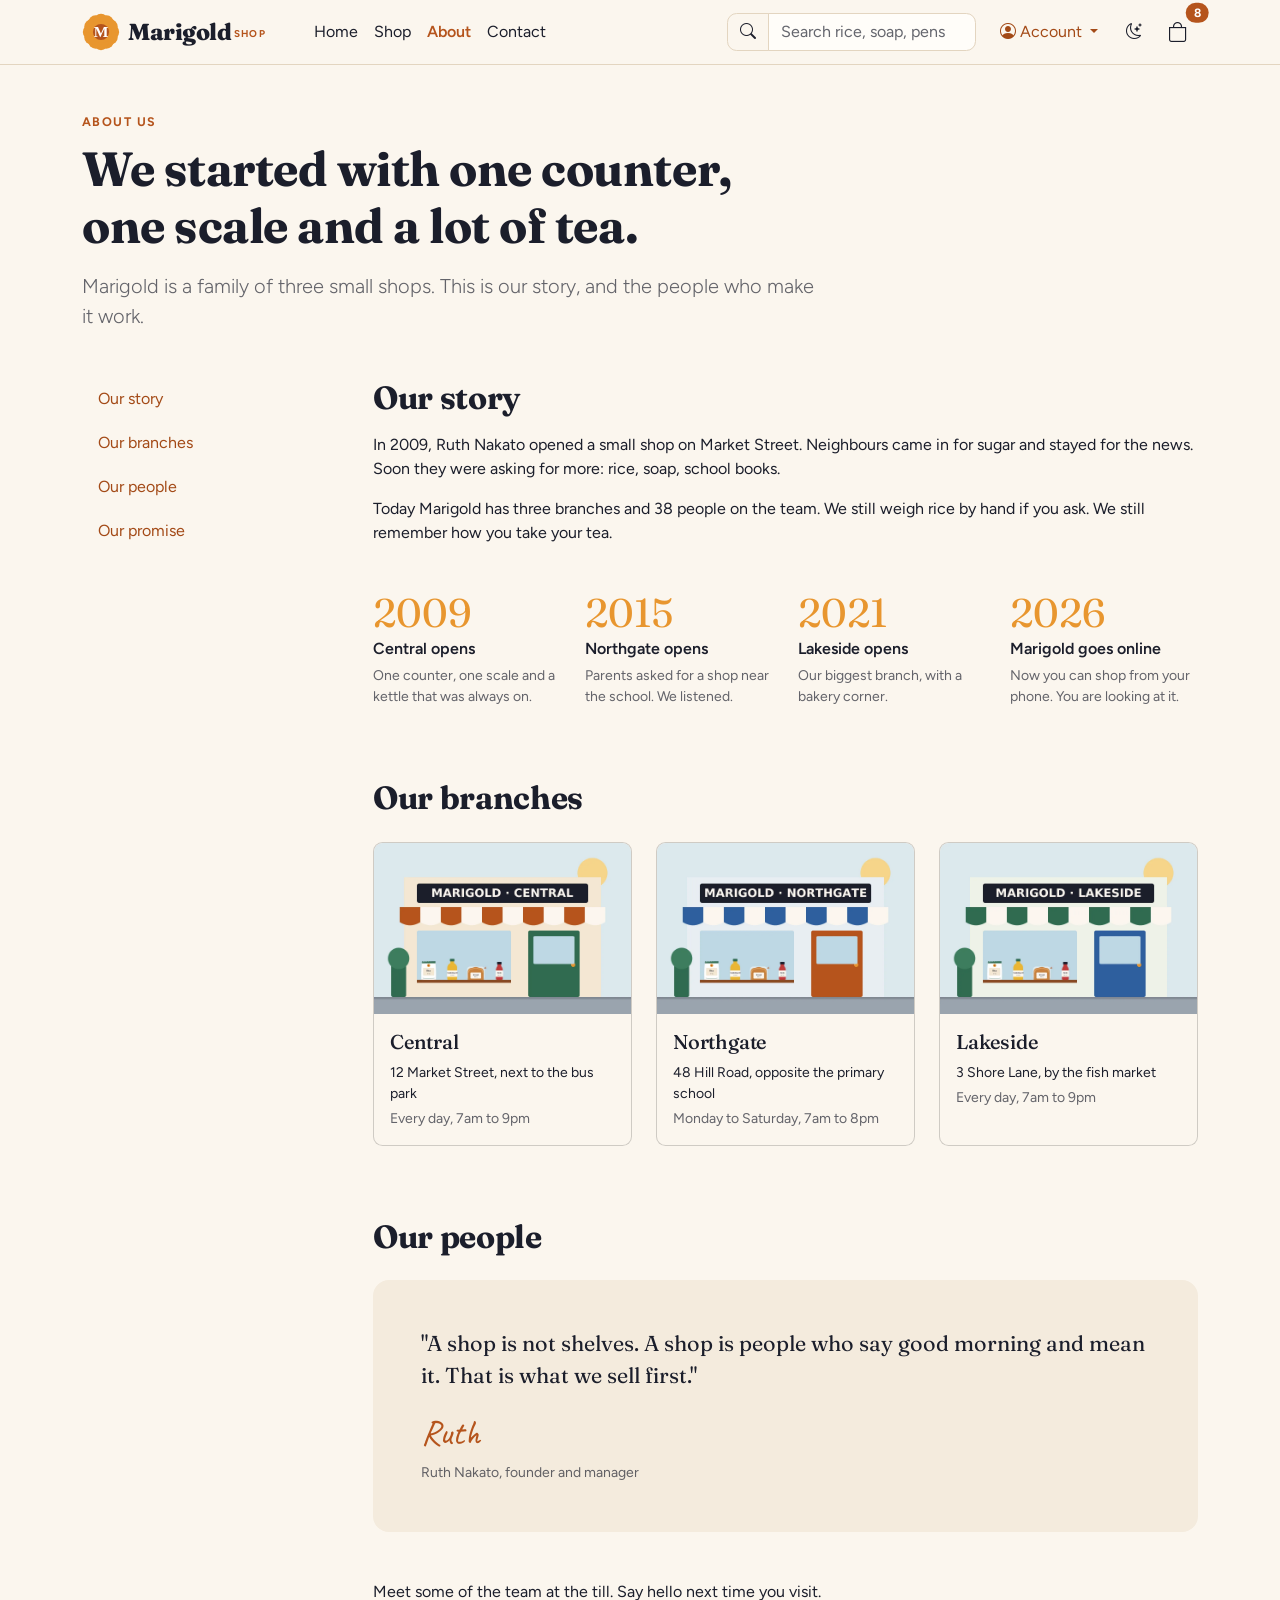
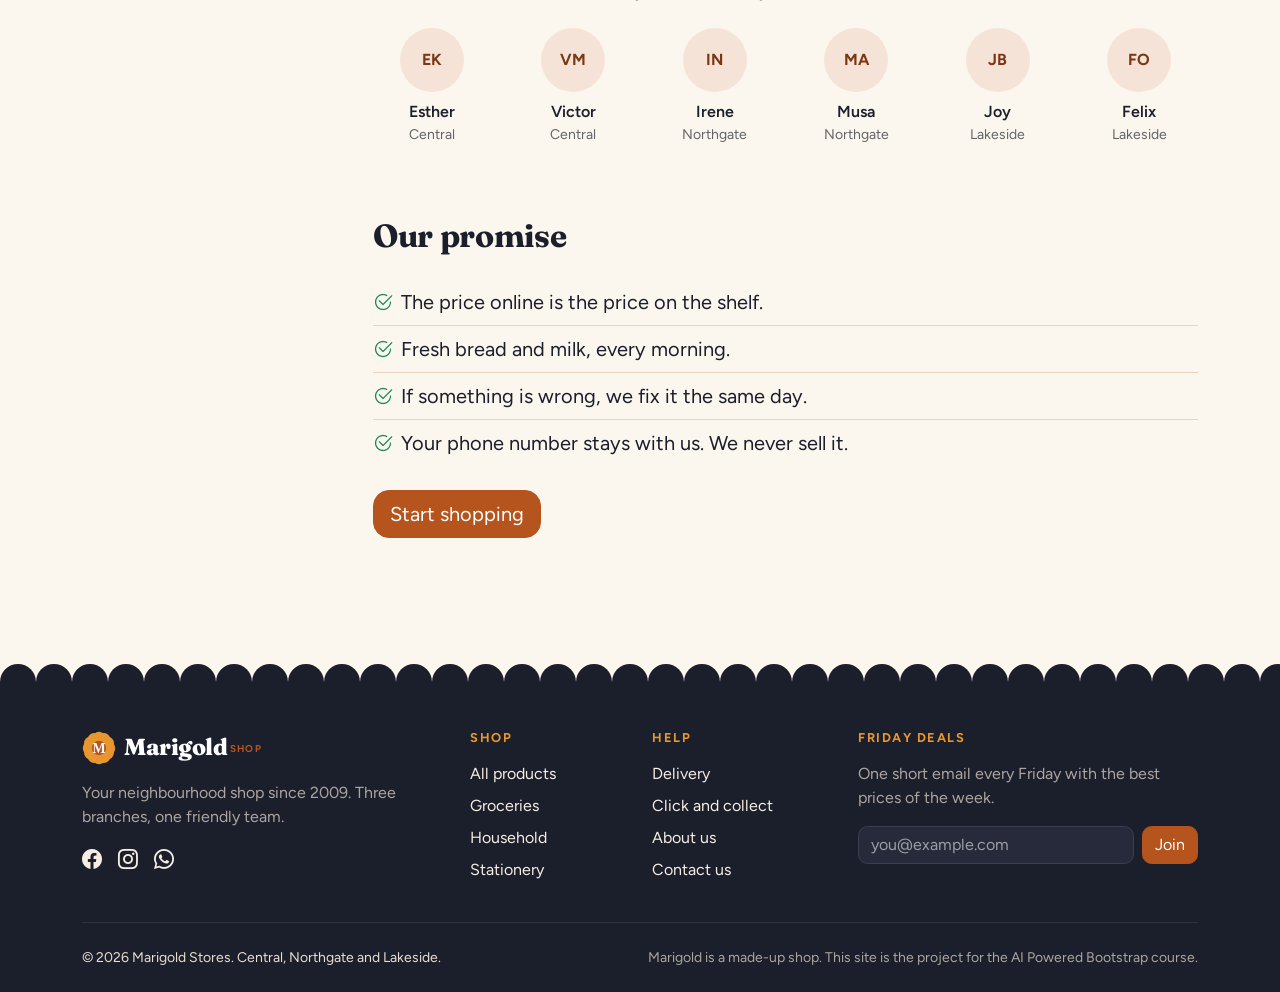
<file: about.html>
<!doctype html>
<!--
  Marigold Shop: about.html
  Bootstrap parts on this page: scrollspy, nav pills, sticky, grid, cards, figure and blockquote, list group, utilities
  Marigold is a made-up shop. Every name, phone number and address is invented.
-->
<html lang="en" data-bs-theme="light">
<head>
  <meta charset="utf-8">
  <meta name="viewport" content="width=device-width, initial-scale=1">
  <title>About us | Marigold Shop</title>
  <meta name="description" content="How one small shop on Market Street became three Marigold branches.">
  <link rel="icon" href="images/favicon.svg" type="image/svg+xml">

  <!-- Fonts: Fraunces for headings, Figtree for text, Caveat for handwritten notes -->
  <link rel="preconnect" href="https://fonts.googleapis.com">
  <link rel="preconnect" href="https://fonts.gstatic.com" crossorigin>
  <link href="https://fonts.googleapis.com/css2?family=Caveat:wght@600&amp;family=Figtree:wght@400;500;600;700;800&amp;family=Fraunces:opsz,wght@9..144,600..800&amp;display=swap" rel="stylesheet">

  <!-- Bootstrap 5.3 and Bootstrap Icons from the CDN -->
  <link href="https://cdn.jsdelivr.net/npm/bootstrap@5.3.3/dist/css/bootstrap.min.css" rel="stylesheet">
  <link href="https://cdn.jsdelivr.net/npm/bootstrap-icons@1.11.3/font/bootstrap-icons.min.css" rel="stylesheet">

  <!-- Our own styles come last, so they win -->
  <link href="css/style.css" rel="stylesheet">
</head>
<body data-bs-spy="scroll" data-bs-target="#aboutNav" data-bs-root-margin="0px 0px -60%" tabindex="0">

  <a class="visually-hidden-focusable position-absolute top-0 start-0 m-2 btn btn-primary z-3" href="#main">Skip to main content</a>

  <nav class="navbar navbar-expand-lg sticky-top bg-body border-bottom d-print-none" aria-label="Main menu">
    <div class="container">
      <a class="navbar-brand d-flex align-items-center gap-2" href="index.html">
        <img src="images/logo.svg" width="38" height="38" alt="">
        <span class="mg-brand">Marigold<small>shop</small></span>
      </a>

      <!-- These stay visible on phones, next to the menu button -->
      <div class="d-flex align-items-center gap-1 order-lg-last ms-auto ms-lg-2">
        <button type="button" class="btn mg-icon-btn" id="themeToggle">
          <i class="bi bi-moon-stars" aria-hidden="true"></i><span class="visually-hidden">Switch to dark mode</span>
        </button>
        <a href="cart.html" class="btn mg-icon-btn position-relative" aria-label="Cart, 8 items">
          <i class="bi bi-bag fs-5" aria-hidden="true"></i>
          <span id="cartCount" class="position-absolute top-0 start-100 translate-middle badge rounded-pill text-bg-primary">8</span>
        </a>
        <button class="navbar-toggler ms-1" type="button" data-bs-toggle="collapse" data-bs-target="#mainNav"
                aria-controls="mainNav" aria-expanded="false" aria-label="Open the menu">
          <span class="navbar-toggler-icon"></span>
        </button>
      </div>

      <div class="collapse navbar-collapse" id="mainNav">
        <ul class="navbar-nav ms-lg-4 me-auto mb-2 mb-lg-0">
          <li class="nav-item"><a class="nav-link" href="index.html">Home</a></li>
          <li class="nav-item"><a class="nav-link" href="products.html">Shop</a></li>
          <li class="nav-item"><a class="nav-link active" aria-current="page" href="about.html">About</a></li>
          <li class="nav-item"><a class="nav-link" href="contact.html">Contact</a></li>
        </ul>

        <form class="my-2 my-lg-0 me-lg-3" role="search" action="products.html">
          <div class="input-group">
            <span class="input-group-text bg-body"><i class="bi bi-search" aria-hidden="true"></i></span>
            <input class="form-control" type="search" id="siteSearch" name="q" placeholder="Search rice, soap, pens" aria-label="Search the shop">
          </div>
        </form>

        <div class="dropdown">
          <button class="btn btn-link nav-link dropdown-toggle px-0 px-lg-2" type="button" data-bs-toggle="dropdown" aria-expanded="false">
            <i class="bi bi-person-circle me-1" aria-hidden="true"></i>Account
          </button>
          <ul class="dropdown-menu dropdown-menu-lg-end">
            <li><a class="dropdown-item" href="login.html">Log in</a></li>
            <li><a class="dropdown-item" href="register.html">Create an account</a></li>
            <li><hr class="dropdown-divider"></li>
            <li><a class="dropdown-item" href="admin/index.html"><i class="bi bi-speedometer2 me-2" aria-hidden="true"></i>Staff dashboard</a></li>
          </ul>
        </div>
      </div>
    </div>
  </nav>

  <main id="main" class="container pt-4 pt-lg-5">

    <header class="mb-5" style="max-width: 46rem;">
      <p class="mg-eyebrow mb-2">About us</p>
      <h1 class="display-5 mb-3">We started with one counter, one scale and a lot of tea.</h1>
      <p class="lead text-body-secondary mb-0">Marigold is a family of three small shops. This is our story, and the people who make it work.</p>
    </header>

    <div class="row g-5">
      <div class="col-lg-3">
        <nav id="aboutNav" class="nav nav-pills flex-lg-column justify-content-center gap-1 sticky-lg-top mg-side-nav" aria-label="On this page">
          <a class="nav-link" href="#story">Our story</a>
          <a class="nav-link" href="#places">Our branches</a>
          <a class="nav-link" href="#people">Our people</a>
          <a class="nav-link" href="#promise">Our promise</a>
        </nav>
      </div>

      <div class="col-lg-9">
        <section id="story" class="mb-5 pb-4">
          <h2 class="mb-3">Our story</h2>
          <p>In 2009, Ruth Nakato opened a small shop on Market Street. Neighbours came in for sugar and stayed for the news. Soon they were asking for more: rice, soap, school books.</p>
          <p class="mb-5">Today Marigold has three branches and 38 people on the team. We still weigh rice by hand if you ask. We still remember how you take your tea.</p>
          <ol class="list-unstyled row row-cols-2 row-cols-md-4 g-4 mb-0">
            <li class="col">
              <p class="mg-number fs-1 mb-1">2009</p>
              <p class="fw-semibold mb-1">Central opens</p>
              <p class="small text-body-secondary mb-0">One counter, one scale and a kettle that was always on.</p>
            </li>
            <li class="col">
              <p class="mg-number fs-1 mb-1">2015</p>
              <p class="fw-semibold mb-1">Northgate opens</p>
              <p class="small text-body-secondary mb-0">Parents asked for a shop near the school. We listened.</p>
            </li>
            <li class="col">
              <p class="mg-number fs-1 mb-1">2021</p>
              <p class="fw-semibold mb-1">Lakeside opens</p>
              <p class="small text-body-secondary mb-0">Our biggest branch, with a bakery corner.</p>
            </li>
            <li class="col">
              <p class="mg-number fs-1 mb-1">2026</p>
              <p class="fw-semibold mb-1">Marigold goes online</p>
              <p class="small text-body-secondary mb-0">Now you can shop from your phone. You are looking at it.</p>
            </li>
          </ol>
        </section>

        <section id="places" class="mb-5 pb-4">
          <h2 class="mb-4">Our branches</h2>
          <div class="row row-cols-1 row-cols-md-3 g-4">
            <div class="col">
              <div class="card h-100">
                <img src="images/branch-central.webp" class="card-img-top" width="1200" height="800" alt="The front of the Marigold Central shop" loading="lazy">
                <div class="card-body">
                  <h3 class="h5 card-title">Central</h3>
                  <p class="card-text small mb-1">12 Market Street, next to the bus park</p>
                  <p class="card-text small text-body-secondary">Every day, 7am to 9pm</p>
                </div>
              </div>
            </div>
            <div class="col">
              <div class="card h-100">
                <img src="images/branch-northgate.webp" class="card-img-top" width="1200" height="800" alt="The front of the Marigold Northgate shop" loading="lazy">
                <div class="card-body">
                  <h3 class="h5 card-title">Northgate</h3>
                  <p class="card-text small mb-1">48 Hill Road, opposite the primary school</p>
                  <p class="card-text small text-body-secondary">Monday to Saturday, 7am to 8pm</p>
                </div>
              </div>
            </div>
            <div class="col">
              <div class="card h-100">
                <img src="images/branch-lakeside.webp" class="card-img-top" width="1200" height="800" alt="The front of the Marigold Lakeside shop" loading="lazy">
                <div class="card-body">
                  <h3 class="h5 card-title">Lakeside</h3>
                  <p class="card-text small mb-1">3 Shore Lane, by the fish market</p>
                  <p class="card-text small text-body-secondary">Every day, 7am to 9pm</p>
                </div>
              </div>
            </div>
          </div>
        </section>

        <section id="people" class="mb-5 pb-4">
          <h2 class="mb-4">Our people</h2>
          <figure class="p-4 p-md-5 bg-body-tertiary rounded-3 mb-5">
            <blockquote class="blockquote mb-3">
              <p class="mg-quote">"A shop is not shelves. A shop is people who say good morning and mean it. That is what we sell first."</p>
            </blockquote>
            <figcaption>
              <span class="mg-signature d-block">Ruth</span>
              <span class="small text-body-secondary">Ruth Nakato, founder and manager</span>
            </figcaption>
          </figure>
          <p class="mb-4">Meet some of the team at the till. Say hello next time you visit.</p>
          <div class="row row-cols-3 row-cols-md-6 g-4">
            <div class="col text-center">
              <div class="rounded-circle bg-primary-subtle text-primary-emphasis fw-bold d-inline-grid mx-auto mb-2" style="width: 4rem; height: 4rem; place-items: center;" aria-hidden="true">EK</div>
              <p class="fw-semibold mb-0">Esther</p>
              <p class="small text-body-secondary mb-0">Central</p>
            </div>
            <div class="col text-center">
              <div class="rounded-circle bg-primary-subtle text-primary-emphasis fw-bold d-inline-grid mx-auto mb-2" style="width: 4rem; height: 4rem; place-items: center;" aria-hidden="true">VM</div>
              <p class="fw-semibold mb-0">Victor</p>
              <p class="small text-body-secondary mb-0">Central</p>
            </div>
            <div class="col text-center">
              <div class="rounded-circle bg-primary-subtle text-primary-emphasis fw-bold d-inline-grid mx-auto mb-2" style="width: 4rem; height: 4rem; place-items: center;" aria-hidden="true">IN</div>
              <p class="fw-semibold mb-0">Irene</p>
              <p class="small text-body-secondary mb-0">Northgate</p>
            </div>
            <div class="col text-center">
              <div class="rounded-circle bg-primary-subtle text-primary-emphasis fw-bold d-inline-grid mx-auto mb-2" style="width: 4rem; height: 4rem; place-items: center;" aria-hidden="true">MA</div>
              <p class="fw-semibold mb-0">Musa</p>
              <p class="small text-body-secondary mb-0">Northgate</p>
            </div>
            <div class="col text-center">
              <div class="rounded-circle bg-primary-subtle text-primary-emphasis fw-bold d-inline-grid mx-auto mb-2" style="width: 4rem; height: 4rem; place-items: center;" aria-hidden="true">JB</div>
              <p class="fw-semibold mb-0">Joy</p>
              <p class="small text-body-secondary mb-0">Lakeside</p>
            </div>
            <div class="col text-center">
              <div class="rounded-circle bg-primary-subtle text-primary-emphasis fw-bold d-inline-grid mx-auto mb-2" style="width: 4rem; height: 4rem; place-items: center;" aria-hidden="true">FO</div>
              <p class="fw-semibold mb-0">Felix</p>
              <p class="small text-body-secondary mb-0">Lakeside</p>
            </div>
          </div>
        </section>

        <section id="promise" class="mb-5">
          <h2 class="mb-4">Our promise</h2>
          <ul class="list-group list-group-flush fs-5">
            <li class="list-group-item bg-transparent px-0"><i class="bi bi-check2-circle text-success me-2" aria-hidden="true"></i>The price online is the price on the shelf.</li>
            <li class="list-group-item bg-transparent px-0"><i class="bi bi-check2-circle text-success me-2" aria-hidden="true"></i>Fresh bread and milk, every morning.</li>
            <li class="list-group-item bg-transparent px-0"><i class="bi bi-check2-circle text-success me-2" aria-hidden="true"></i>If something is wrong, we fix it the same day.</li>
            <li class="list-group-item bg-transparent px-0"><i class="bi bi-check2-circle text-success me-2" aria-hidden="true"></i>Your phone number stays with us. We never sell it.</li>
          </ul>
          <a href="products.html" class="btn btn-primary btn-lg mt-4">Start shopping</a>
        </section>
      </div>
    </div>
  </main>

  <footer class="mg-footer pt-5 pb-4 d-print-none">
    <div class="container">
      <div class="row g-4 g-lg-5">
        <div class="col-md-4">
          <a href="index.html" class="d-inline-flex align-items-center gap-2 mb-3">
            <img src="images/logo.svg" width="34" height="34" alt="">
            <span class="mg-brand text-white">Marigold<small>shop</small></span>
          </a>
          <p class="text-body-secondary">Your neighbourhood shop since 2009. Three branches, one friendly team.</p>
          <div class="d-flex gap-3 fs-5">
            <a href="#" aria-label="Marigold on Facebook"><i class="bi bi-facebook" aria-hidden="true"></i></a>
            <a href="#" aria-label="Marigold on Instagram"><i class="bi bi-instagram" aria-hidden="true"></i></a>
            <a href="#" aria-label="Chat with Marigold on WhatsApp"><i class="bi bi-whatsapp" aria-hidden="true"></i></a>
          </div>
        </div>

        <div class="col-md-4">
          <div class="row">
            <div class="col-6">
              <h2 class="mb-3">Shop</h2>
              <ul class="list-unstyled d-grid gap-2">
                <li><a href="products.html">All products</a></li>
                <li><a href="products.html">Groceries</a></li>
                <li><a href="products.html">Household</a></li>
                <li><a href="products.html">Stationery</a></li>
              </ul>
            </div>
            <div class="col-6">
              <h2 class="mb-3">Help</h2>
              <ul class="list-unstyled d-grid gap-2">
                <li><a href="contact.html#faq">Delivery</a></li>
                <li><a href="contact.html#faq">Click and collect</a></li>
                <li><a href="about.html">About us</a></li>
                <li><a href="contact.html">Contact us</a></li>
              </ul>
            </div>
          </div>
        </div>

        <div class="col-md-4">
          <h2 class="mb-3">Friday deals</h2>
          <p class="text-body-secondary">One short email every Friday with the best prices of the week.</p>
          <form class="d-flex gap-2" action="#">
            <label for="newsletterEmail" class="visually-hidden">Your email address</label>
            <input type="email" class="form-control" id="newsletterEmail" placeholder="you@example.com">
            <button type="submit" class="btn btn-primary">Join</button>
          </form>
        </div>
      </div>

      <hr class="my-4 border-secondary">

      <div class="d-flex flex-column flex-md-row justify-content-between gap-2 small">
        <p class="mb-0">&copy; <span id="year">2026</span> Marigold Stores. Central, Northgate and Lakeside.</p>
        <p class="mb-0 text-body-secondary">Marigold is a made-up shop. This site is the project for the AI Powered Bootstrap course.</p>
      </div>
    </div>
  </footer>

  <script src="https://cdn.jsdelivr.net/npm/bootstrap@5.3.3/dist/js/bootstrap.bundle.min.js"></script>
  <script src="js/marigold.js"></script>
</body>
</html>
</file>
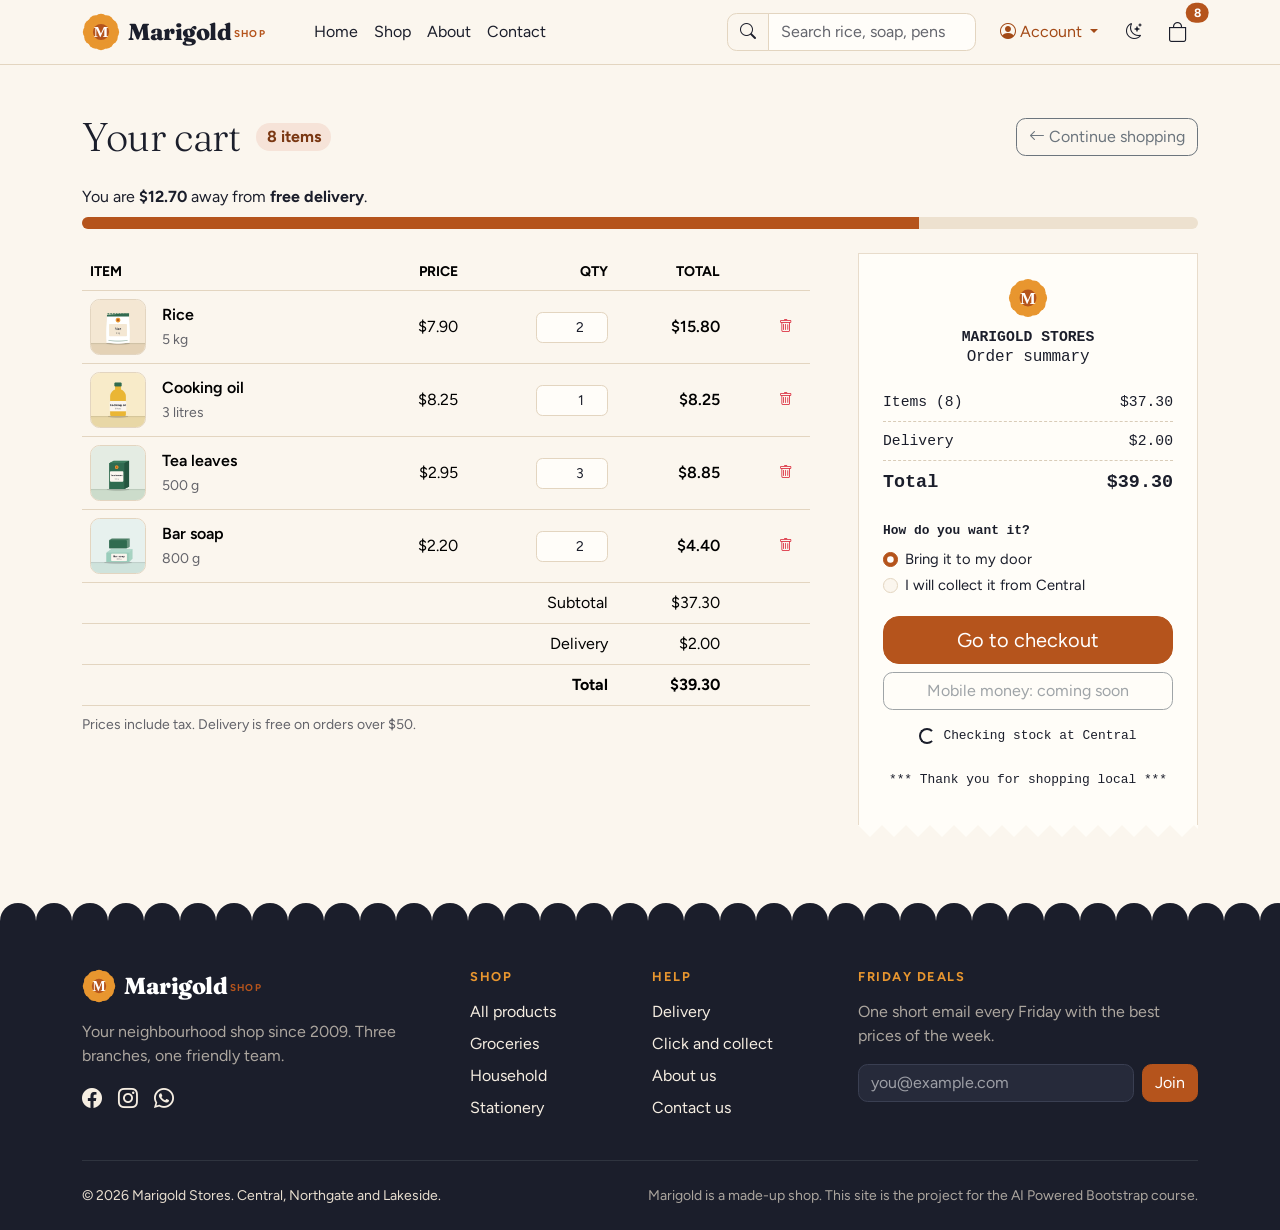
<file: cart.html>
<!doctype html>
<!--
  Marigold Shop: cart.html
  Bootstrap parts on this page: table, table responsive, form controls, progress, list group, spinner, modal, alert, print utilities
  Marigold is a made-up shop. Every name, phone number and address is invented.
-->
<html lang="en" data-bs-theme="light">
<head>
  <meta charset="utf-8">
  <meta name="viewport" content="width=device-width, initial-scale=1">
  <title>Your cart | Marigold Shop</title>
  <meta name="description" content="The items in your Marigold cart, with totals and delivery.">
  <link rel="icon" href="images/favicon.svg" type="image/svg+xml">

  <!-- Fonts: Fraunces for headings, Figtree for text, Caveat for handwritten notes -->
  <link rel="preconnect" href="https://fonts.googleapis.com">
  <link rel="preconnect" href="https://fonts.gstatic.com" crossorigin>
  <link href="https://fonts.googleapis.com/css2?family=Caveat:wght@600&amp;family=Figtree:wght@400;500;600;700;800&amp;family=Fraunces:opsz,wght@9..144,600..800&amp;display=swap" rel="stylesheet">

  <!-- Bootstrap 5.3 and Bootstrap Icons from the CDN -->
  <link href="https://cdn.jsdelivr.net/npm/bootstrap@5.3.3/dist/css/bootstrap.min.css" rel="stylesheet">
  <link href="https://cdn.jsdelivr.net/npm/bootstrap-icons@1.11.3/font/bootstrap-icons.min.css" rel="stylesheet">

  <!-- Our own styles come last, so they win -->
  <link href="css/style.css" rel="stylesheet">
</head>
<body>

  <a class="visually-hidden-focusable position-absolute top-0 start-0 m-2 btn btn-primary z-3" href="#main">Skip to main content</a>

  <nav class="navbar navbar-expand-lg sticky-top bg-body border-bottom d-print-none" aria-label="Main menu">
    <div class="container">
      <a class="navbar-brand d-flex align-items-center gap-2" href="index.html">
        <img src="images/logo.svg" width="38" height="38" alt="">
        <span class="mg-brand">Marigold<small>shop</small></span>
      </a>

      <!-- These stay visible on phones, next to the menu button -->
      <div class="d-flex align-items-center gap-1 order-lg-last ms-auto ms-lg-2">
        <button type="button" class="btn mg-icon-btn" id="themeToggle">
          <i class="bi bi-moon-stars" aria-hidden="true"></i><span class="visually-hidden">Switch to dark mode</span>
        </button>
        <a href="cart.html" class="btn mg-icon-btn position-relative" aria-label="Cart, 8 items">
          <i class="bi bi-bag fs-5" aria-hidden="true"></i>
          <span id="cartCount" class="position-absolute top-0 start-100 translate-middle badge rounded-pill text-bg-primary">8</span>
        </a>
        <button class="navbar-toggler ms-1" type="button" data-bs-toggle="collapse" data-bs-target="#mainNav"
                aria-controls="mainNav" aria-expanded="false" aria-label="Open the menu">
          <span class="navbar-toggler-icon"></span>
        </button>
      </div>

      <div class="collapse navbar-collapse" id="mainNav">
        <ul class="navbar-nav ms-lg-4 me-auto mb-2 mb-lg-0">
          <li class="nav-item"><a class="nav-link" href="index.html">Home</a></li>
          <li class="nav-item"><a class="nav-link" href="products.html">Shop</a></li>
          <li class="nav-item"><a class="nav-link" href="about.html">About</a></li>
          <li class="nav-item"><a class="nav-link" href="contact.html">Contact</a></li>
        </ul>

        <form class="my-2 my-lg-0 me-lg-3" role="search" action="products.html">
          <div class="input-group">
            <span class="input-group-text bg-body"><i class="bi bi-search" aria-hidden="true"></i></span>
            <input class="form-control" type="search" id="siteSearch" name="q" placeholder="Search rice, soap, pens" aria-label="Search the shop">
          </div>
        </form>

        <div class="dropdown">
          <button class="btn btn-link nav-link dropdown-toggle px-0 px-lg-2" type="button" data-bs-toggle="dropdown" aria-expanded="false">
            <i class="bi bi-person-circle me-1" aria-hidden="true"></i>Account
          </button>
          <ul class="dropdown-menu dropdown-menu-lg-end">
            <li><a class="dropdown-item" href="login.html">Log in</a></li>
            <li><a class="dropdown-item" href="register.html">Create an account</a></li>
            <li><hr class="dropdown-divider"></li>
            <li><a class="dropdown-item" href="admin/index.html"><i class="bi bi-speedometer2 me-2" aria-hidden="true"></i>Staff dashboard</a></li>
          </ul>
        </div>
      </div>
    </div>
  </nav>

  <main id="main" class="container pt-4 pt-lg-5">

    <div class="d-flex flex-wrap align-items-center gap-3 mb-4">
      <h1 class="display-6 mb-0">Your cart</h1>
      <span class="badge rounded-pill bg-primary-subtle text-primary-emphasis fs-6">8 items</span>
      <a href="products.html" class="btn btn-outline-secondary ms-auto d-print-none"><i class="bi bi-arrow-left me-1" aria-hidden="true"></i>Continue shopping</a>
    </div>

    <!-- Course 3 shows this alert when the cart is empty -->
    <div class="alert alert-info d-none" id="cartEmpty" role="status">
      <i class="bi bi-bag me-2" aria-hidden="true"></i>Your cart is empty. <a href="products.html" class="alert-link">Find something you need</a>.
    </div>

    <div class="mb-4 d-print-none">
      <p class="mb-2">You are <strong>$12.70</strong> away from <strong>free delivery</strong>.</p>
      <div class="progress" role="progressbar" aria-label="Progress to free delivery" aria-valuenow="75" aria-valuemin="0" aria-valuemax="100" style="height: .75rem;">
        <div class="progress-bar" style="width: 75%"></div>
      </div>
    </div>

    <div class="row g-4 g-lg-5">
      <div class="col-lg-8">
        <div class="table-responsive">
          <table class="table align-middle">
            <caption class="small">Prices include tax. Delivery is free on orders over $50.</caption>
            <thead>
              <tr class="small text-uppercase">
                <th scope="col">Item</th>
                <th scope="col" class="text-end">Price</th>
                <th scope="col" class="text-end">Qty</th>
                <th scope="col" class="text-end">Total</th>
                <th scope="col" class="d-print-none"><span class="visually-hidden">Remove</span></th>
              </tr>
            </thead>
            <tbody id="cartItems">
              <tr data-id="rice-5kg">
                <td>
                  <div class="d-flex align-items-center gap-3">
                    <img src="images/products/rice-5kg.webp" class="mg-thumb rounded-2 border d-none d-sm-block" width="56" height="56" alt="">
                    <div><span class="fw-semibold">Rice</span><br><span class="small text-body-secondary">5 kg</span></div>
                  </div>
                </td>
                <td class="text-end">$7.90</td>
                <td class="text-end"><input type="number" class="form-control form-control-sm ms-auto text-end" style="width: 4.5rem;" value="2" min="1" aria-label="How many rice"></td>
                <td class="text-end fw-semibold">$15.80</td>
                <td class="text-end d-print-none">
                  <button type="button" class="btn btn-sm btn-link link-danger" data-bs-toggle="modal" data-bs-target="#removeItem" aria-label="Remove rice">
                    <i class="bi bi-trash" aria-hidden="true"></i>
                  </button>
                </td>
              </tr>
              <tr data-id="cooking-oil-3l">
                <td>
                  <div class="d-flex align-items-center gap-3">
                    <img src="images/products/cooking-oil-3l.webp" class="mg-thumb rounded-2 border d-none d-sm-block" width="56" height="56" alt="">
                    <div><span class="fw-semibold">Cooking oil</span><br><span class="small text-body-secondary">3 litres</span></div>
                  </div>
                </td>
                <td class="text-end">$8.25</td>
                <td class="text-end"><input type="number" class="form-control form-control-sm ms-auto text-end" style="width: 4.5rem;" value="1" min="1" aria-label="How many cooking oil"></td>
                <td class="text-end fw-semibold">$8.25</td>
                <td class="text-end d-print-none">
                  <button type="button" class="btn btn-sm btn-link link-danger" data-bs-toggle="modal" data-bs-target="#removeItem" aria-label="Remove cooking oil">
                    <i class="bi bi-trash" aria-hidden="true"></i>
                  </button>
                </td>
              </tr>
              <tr data-id="tea-leaves-500g">
                <td>
                  <div class="d-flex align-items-center gap-3">
                    <img src="images/products/tea-leaves-500g.webp" class="mg-thumb rounded-2 border d-none d-sm-block" width="56" height="56" alt="">
                    <div><span class="fw-semibold">Tea leaves</span><br><span class="small text-body-secondary">500 g</span></div>
                  </div>
                </td>
                <td class="text-end">$2.95</td>
                <td class="text-end"><input type="number" class="form-control form-control-sm ms-auto text-end" style="width: 4.5rem;" value="3" min="1" aria-label="How many tea leaves"></td>
                <td class="text-end fw-semibold">$8.85</td>
                <td class="text-end d-print-none">
                  <button type="button" class="btn btn-sm btn-link link-danger" data-bs-toggle="modal" data-bs-target="#removeItem" aria-label="Remove tea leaves">
                    <i class="bi bi-trash" aria-hidden="true"></i>
                  </button>
                </td>
              </tr>
              <tr data-id="bar-soap-800g">
                <td>
                  <div class="d-flex align-items-center gap-3">
                    <img src="images/products/bar-soap-800g.webp" class="mg-thumb rounded-2 border d-none d-sm-block" width="56" height="56" alt="">
                    <div><span class="fw-semibold">Bar soap</span><br><span class="small text-body-secondary">800 g</span></div>
                  </div>
                </td>
                <td class="text-end">$2.20</td>
                <td class="text-end"><input type="number" class="form-control form-control-sm ms-auto text-end" style="width: 4.5rem;" value="2" min="1" aria-label="How many bar soap"></td>
                <td class="text-end fw-semibold">$4.40</td>
                <td class="text-end d-print-none">
                  <button type="button" class="btn btn-sm btn-link link-danger" data-bs-toggle="modal" data-bs-target="#removeItem" aria-label="Remove bar soap">
                    <i class="bi bi-trash" aria-hidden="true"></i>
                  </button>
                </td>
              </tr>
            </tbody>
            <tfoot>
              <tr><th scope="row" colspan="3" class="text-end fw-normal">Subtotal</th><td class="text-end">$37.30</td><td class="d-print-none"></td></tr>
              <tr><th scope="row" colspan="3" class="text-end fw-normal">Delivery</th><td class="text-end">$2.00</td><td class="d-print-none"></td></tr>
              <tr><th scope="row" colspan="3" class="text-end">Total</th><td class="text-end fw-bold">$39.30</td><td class="d-print-none"></td></tr>
            </tfoot>
          </table>
        </div>
      </div>

      <!-- Order summary, styled like a till receipt -->
      <div class="col-lg-4">
        <!-- data-bs-theme="light" keeps the receipt white, even in dark mode -->
        <aside class="mg-receipt" data-bs-theme="light" aria-labelledby="summaryTitle">
          <div class="text-center mb-3">
            <img src="images/logo.svg" width="40" height="40" alt="">
            <p class="fw-bold mb-0 mt-2">MARIGOLD STORES</p>
            <h2 id="summaryTitle" class="h6 mb-0" style="font-family: inherit;">Order summary</h2>
          </div>
          <ul class="list-group list-group-flush mb-3">
            <li class="list-group-item d-flex justify-content-between px-0"><span>Items (8)</span><span>$37.30</span></li>
            <li class="list-group-item d-flex justify-content-between px-0"><span>Delivery</span><span>$2.00</span></li>
            <li class="list-group-item d-flex justify-content-between px-0 mg-total"><span>Total</span><span>$39.30</span></li>
          </ul>

          <fieldset class="mb-3">
            <legend class="small fw-bold">How do you want it?</legend>
            <div class="form-check">
              <input class="form-check-input" type="radio" name="getIt" id="getDeliver" checked>
              <label class="form-check-label" for="getDeliver">Bring it to my door</label>
            </div>
            <div class="form-check">
              <input class="form-check-input" type="radio" name="getIt" id="getCollect">
              <label class="form-check-label" for="getCollect">I will collect it from Central</label>
            </div>
          </fieldset>

          <div class="d-grid gap-2 d-print-none">
            <a href="#" class="btn btn-primary btn-lg">Go to checkout</a>
            <button type="button" class="btn btn-outline-secondary" disabled>Mobile money: coming soon</button>
          </div>
          <div class="d-flex align-items-center justify-content-center gap-2 small mt-3 d-print-none">
            <span class="spinner-border spinner-border-sm" aria-hidden="true"></span>
            <span role="status">Checking stock at Central</span>
          </div>
          <p class="text-center small mt-4 mb-0">*** Thank you for shopping local ***</p>
        </aside>
      </div>
    </div>
  </main>

  <!-- Remove item, asks before it removes -->
  <div class="modal fade" id="removeItem" tabindex="-1" aria-labelledby="removeItemLabel" aria-hidden="true">
    <div class="modal-dialog modal-dialog-centered modal-sm">
      <div class="modal-content">
        <div class="modal-header">
          <h2 class="modal-title h5" id="removeItemLabel">Remove this item?</h2>
          <button type="button" class="btn-close" data-bs-dismiss="modal" aria-label="Close"></button>
        </div>
        <div class="modal-body">It will be taken out of your cart. You can add it again any time.</div>
        <div class="modal-footer">
          <button type="button" class="btn btn-outline-secondary" data-bs-dismiss="modal">Keep it</button>
          <button type="button" class="btn btn-danger" data-bs-dismiss="modal">Remove</button>
        </div>
      </div>
    </div>
  </div>

  <footer class="mg-footer pt-5 pb-4 d-print-none">
    <div class="container">
      <div class="row g-4 g-lg-5">
        <div class="col-md-4">
          <a href="index.html" class="d-inline-flex align-items-center gap-2 mb-3">
            <img src="images/logo.svg" width="34" height="34" alt="">
            <span class="mg-brand text-white">Marigold<small>shop</small></span>
          </a>
          <p class="text-body-secondary">Your neighbourhood shop since 2009. Three branches, one friendly team.</p>
          <div class="d-flex gap-3 fs-5">
            <a href="#" aria-label="Marigold on Facebook"><i class="bi bi-facebook" aria-hidden="true"></i></a>
            <a href="#" aria-label="Marigold on Instagram"><i class="bi bi-instagram" aria-hidden="true"></i></a>
            <a href="#" aria-label="Chat with Marigold on WhatsApp"><i class="bi bi-whatsapp" aria-hidden="true"></i></a>
          </div>
        </div>

        <div class="col-md-4">
          <div class="row">
            <div class="col-6">
              <h2 class="mb-3">Shop</h2>
              <ul class="list-unstyled d-grid gap-2">
                <li><a href="products.html">All products</a></li>
                <li><a href="products.html">Groceries</a></li>
                <li><a href="products.html">Household</a></li>
                <li><a href="products.html">Stationery</a></li>
              </ul>
            </div>
            <div class="col-6">
              <h2 class="mb-3">Help</h2>
              <ul class="list-unstyled d-grid gap-2">
                <li><a href="contact.html#faq">Delivery</a></li>
                <li><a href="contact.html#faq">Click and collect</a></li>
                <li><a href="about.html">About us</a></li>
                <li><a href="contact.html">Contact us</a></li>
              </ul>
            </div>
          </div>
        </div>

        <div class="col-md-4">
          <h2 class="mb-3">Friday deals</h2>
          <p class="text-body-secondary">One short email every Friday with the best prices of the week.</p>
          <form class="d-flex gap-2" action="#">
            <label for="newsletterEmail" class="visually-hidden">Your email address</label>
            <input type="email" class="form-control" id="newsletterEmail" placeholder="you@example.com">
            <button type="submit" class="btn btn-primary">Join</button>
          </form>
        </div>
      </div>

      <hr class="my-4 border-secondary">

      <div class="d-flex flex-column flex-md-row justify-content-between gap-2 small">
        <p class="mb-0">&copy; <span id="year">2026</span> Marigold Stores. Central, Northgate and Lakeside.</p>
        <p class="mb-0 text-body-secondary">Marigold is a made-up shop. This site is the project for the AI Powered Bootstrap course.</p>
      </div>
    </div>
  </footer>

  <script src="https://cdn.jsdelivr.net/npm/bootstrap@5.3.3/dist/js/bootstrap.bundle.min.js"></script>
  <script src="js/marigold.js"></script>
</body>
</html>
</file>
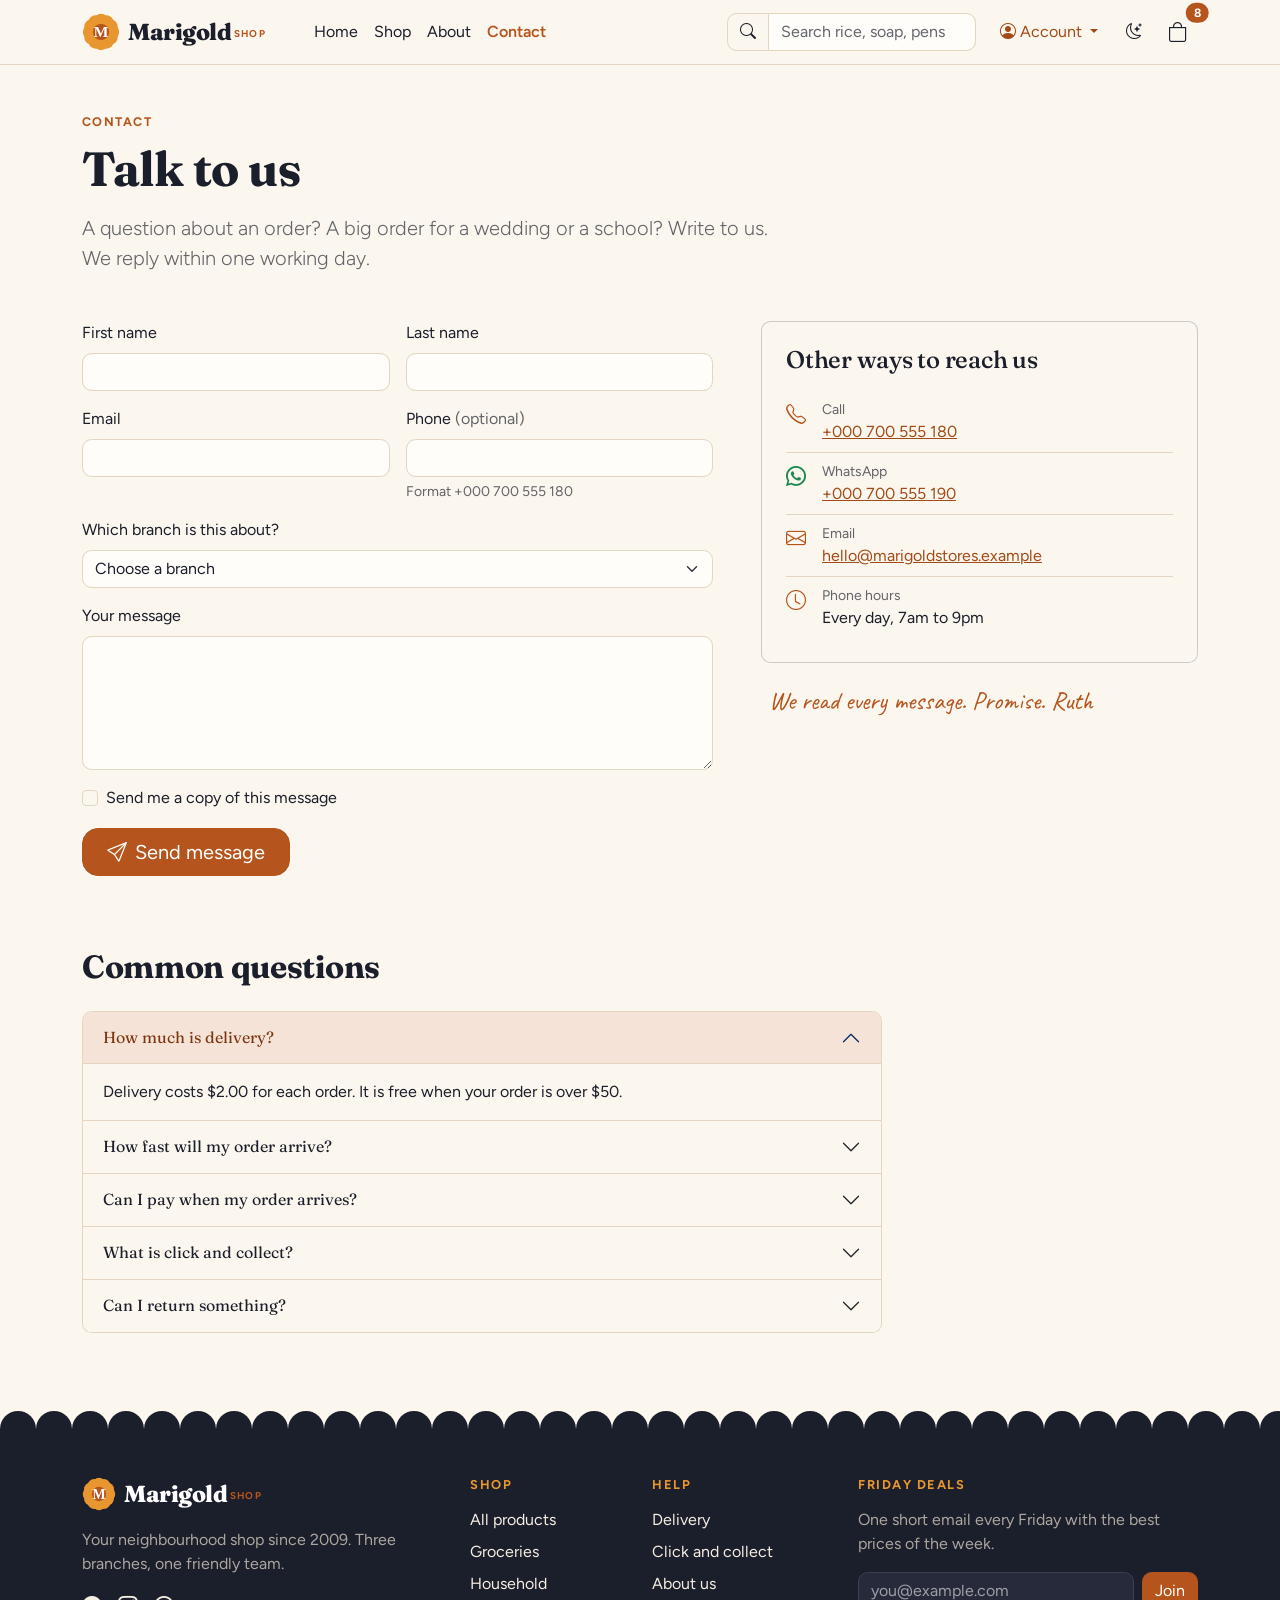
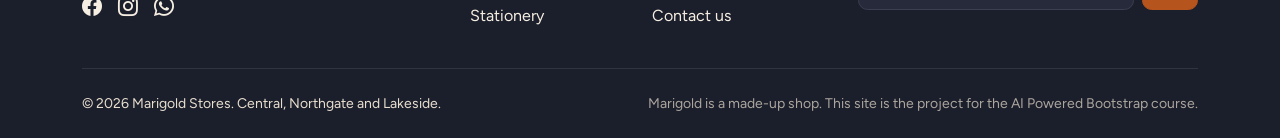
<file: contact.html>
<!doctype html>
<!--
  Marigold Shop: contact.html
  Bootstrap parts on this page: forms, form validation, select, checkbox, cards, list group, accordion, grid
  Marigold is a made-up shop. Every name, phone number and address is invented.
-->
<html lang="en" data-bs-theme="light">
<head>
  <meta charset="utf-8">
  <meta name="viewport" content="width=device-width, initial-scale=1">
  <title>Contact us | Marigold Shop</title>
  <meta name="description" content="Call, WhatsApp or write to Marigold Stores. We reply within one working day.">
  <link rel="icon" href="images/favicon.svg" type="image/svg+xml">

  <!-- Fonts: Fraunces for headings, Figtree for text, Caveat for handwritten notes -->
  <link rel="preconnect" href="https://fonts.googleapis.com">
  <link rel="preconnect" href="https://fonts.gstatic.com" crossorigin>
  <link href="https://fonts.googleapis.com/css2?family=Caveat:wght@600&amp;family=Figtree:wght@400;500;600;700;800&amp;family=Fraunces:opsz,wght@9..144,600..800&amp;display=swap" rel="stylesheet">

  <!-- Bootstrap 5.3 and Bootstrap Icons from the CDN -->
  <link href="https://cdn.jsdelivr.net/npm/bootstrap@5.3.3/dist/css/bootstrap.min.css" rel="stylesheet">
  <link href="https://cdn.jsdelivr.net/npm/bootstrap-icons@1.11.3/font/bootstrap-icons.min.css" rel="stylesheet">

  <!-- Our own styles come last, so they win -->
  <link href="css/style.css" rel="stylesheet">
</head>
<body>

  <a class="visually-hidden-focusable position-absolute top-0 start-0 m-2 btn btn-primary z-3" href="#main">Skip to main content</a>

  <nav class="navbar navbar-expand-lg sticky-top bg-body border-bottom d-print-none" aria-label="Main menu">
    <div class="container">
      <a class="navbar-brand d-flex align-items-center gap-2" href="index.html">
        <img src="images/logo.svg" width="38" height="38" alt="">
        <span class="mg-brand">Marigold<small>shop</small></span>
      </a>

      <!-- These stay visible on phones, next to the menu button -->
      <div class="d-flex align-items-center gap-1 order-lg-last ms-auto ms-lg-2">
        <button type="button" class="btn mg-icon-btn" id="themeToggle">
          <i class="bi bi-moon-stars" aria-hidden="true"></i><span class="visually-hidden">Switch to dark mode</span>
        </button>
        <a href="cart.html" class="btn mg-icon-btn position-relative" aria-label="Cart, 8 items">
          <i class="bi bi-bag fs-5" aria-hidden="true"></i>
          <span id="cartCount" class="position-absolute top-0 start-100 translate-middle badge rounded-pill text-bg-primary">8</span>
        </a>
        <button class="navbar-toggler ms-1" type="button" data-bs-toggle="collapse" data-bs-target="#mainNav"
                aria-controls="mainNav" aria-expanded="false" aria-label="Open the menu">
          <span class="navbar-toggler-icon"></span>
        </button>
      </div>

      <div class="collapse navbar-collapse" id="mainNav">
        <ul class="navbar-nav ms-lg-4 me-auto mb-2 mb-lg-0">
          <li class="nav-item"><a class="nav-link" href="index.html">Home</a></li>
          <li class="nav-item"><a class="nav-link" href="products.html">Shop</a></li>
          <li class="nav-item"><a class="nav-link" href="about.html">About</a></li>
          <li class="nav-item"><a class="nav-link active" aria-current="page" href="contact.html">Contact</a></li>
        </ul>

        <form class="my-2 my-lg-0 me-lg-3" role="search" action="products.html">
          <div class="input-group">
            <span class="input-group-text bg-body"><i class="bi bi-search" aria-hidden="true"></i></span>
            <input class="form-control" type="search" id="siteSearch" name="q" placeholder="Search rice, soap, pens" aria-label="Search the shop">
          </div>
        </form>

        <div class="dropdown">
          <button class="btn btn-link nav-link dropdown-toggle px-0 px-lg-2" type="button" data-bs-toggle="dropdown" aria-expanded="false">
            <i class="bi bi-person-circle me-1" aria-hidden="true"></i>Account
          </button>
          <ul class="dropdown-menu dropdown-menu-lg-end">
            <li><a class="dropdown-item" href="login.html">Log in</a></li>
            <li><a class="dropdown-item" href="register.html">Create an account</a></li>
            <li><hr class="dropdown-divider"></li>
            <li><a class="dropdown-item" href="admin/index.html"><i class="bi bi-speedometer2 me-2" aria-hidden="true"></i>Staff dashboard</a></li>
          </ul>
        </div>
      </div>
    </div>
  </nav>

  <main id="main" class="container pt-4 pt-lg-5">

    <header class="mb-5" style="max-width: 44rem;">
      <p class="mg-eyebrow mb-2">Contact</p>
      <h1 class="display-5 mb-3">Talk to us</h1>
      <p class="lead text-body-secondary mb-0">A question about an order? A big order for a wedding or a school? Write to us. We reply within one working day.</p>
    </header>

    <div class="row g-5">
      <div class="col-lg-7">
        <form id="contactForm" class="row g-3 needs-validation" novalidate>
          <div class="col-md-6">
            <label for="firstName" class="form-label">First name</label>
            <input type="text" class="form-control" id="firstName" autocomplete="given-name" required>
            <div class="invalid-feedback">Please tell us your first name.</div>
          </div>
          <div class="col-md-6">
            <label for="lastName" class="form-label">Last name</label>
            <input type="text" class="form-control" id="lastName" autocomplete="family-name" required>
            <div class="invalid-feedback">Please tell us your last name.</div>
          </div>
          <div class="col-md-6">
            <label for="email" class="form-label">Email</label>
            <input type="email" class="form-control" id="email" autocomplete="email" required>
            <div class="invalid-feedback">Please enter an email like name@example.com.</div>
          </div>
          <div class="col-md-6">
            <label for="phone" class="form-label">Phone <span class="text-body-secondary">(optional)</span></label>
            <input type="tel" class="form-control" id="phone" autocomplete="tel" aria-describedby="phoneHelp">
            <div id="phoneHelp" class="form-text">Format +000 700 555 180</div>
          </div>
          <div class="col-12">
            <label for="branchSelect" class="form-label">Which branch is this about?</label>
            <select class="form-select" id="branchSelect" required>
              <option selected disabled value="">Choose a branch</option>
              <option>Central</option>
              <option>Northgate</option>
              <option>Lakeside</option>
              <option>I am not sure</option>
            </select>
            <div class="invalid-feedback">Please choose a branch.</div>
          </div>
          <div class="col-12">
            <label for="message" class="form-label">Your message</label>
            <textarea class="form-control" id="message" rows="5" minlength="10" required></textarea>
            <div class="invalid-feedback">Please write a short message, at least 10 letters.</div>
          </div>
          <div class="col-12">
            <div class="form-check">
              <input class="form-check-input" type="checkbox" id="sendCopy">
              <label class="form-check-label" for="sendCopy">Send me a copy of this message</label>
            </div>
          </div>
          <div class="col-12">
            <button type="submit" class="btn btn-primary btn-lg px-4"><i class="bi bi-send me-2" aria-hidden="true"></i>Send message</button>
          </div>
        </form>
      </div>

      <div class="col-lg-5">
        <div class="card">
          <div class="card-body p-4">
            <h2 class="h4 card-title mb-3">Other ways to reach us</h2>
            <ul class="list-group list-group-flush">
              <li class="list-group-item bg-transparent px-0 d-flex gap-3"><i class="bi bi-telephone fs-5 text-primary" aria-hidden="true"></i><div><span class="small text-body-secondary d-block">Call</span><a href="tel:+000700555180">+000 700 555 180</a></div></li>
              <li class="list-group-item bg-transparent px-0 d-flex gap-3"><i class="bi bi-whatsapp fs-5 text-success" aria-hidden="true"></i><div><span class="small text-body-secondary d-block">WhatsApp</span><a href="#">+000 700 555 190</a></div></li>
              <li class="list-group-item bg-transparent px-0 d-flex gap-3"><i class="bi bi-envelope fs-5 text-primary" aria-hidden="true"></i><div><span class="small text-body-secondary d-block">Email</span><a href="mailto:hello@marigoldstores.example">hello@marigoldstores.example</a></div></li>
              <li class="list-group-item bg-transparent px-0 d-flex gap-3"><i class="bi bi-clock fs-5 text-primary" aria-hidden="true"></i><div><span class="small text-body-secondary d-block">Phone hours</span>Every day, 7am to 9pm</div></li>
            </ul>
          </div>
        </div>
        <p class="mg-hand mt-4 ms-2">We read every message. Promise. Ruth</p>
      </div>
    </div>

    <section id="faq" class="mt-5 pt-lg-4" style="max-width: 50rem;">
      <h2 class="mb-4">Common questions</h2>
      <div class="accordion" id="faqAccordion">
        <div class="accordion-item">
          <h3 class="accordion-header">
            <button class="accordion-button" type="button" data-bs-toggle="collapse" data-bs-target="#faq1" aria-expanded="true" aria-controls="faq1">How much is delivery?</button>
          </h3>
          <div id="faq1" class="accordion-collapse collapse show" data-bs-parent="#faqAccordion">
            <div class="accordion-body">Delivery costs $2.00 for each order. It is free when your order is over $50.</div>
          </div>
        </div>
        <div class="accordion-item">
          <h3 class="accordion-header">
            <button class="accordion-button collapsed" type="button" data-bs-toggle="collapse" data-bs-target="#faq2" aria-expanded="false" aria-controls="faq2">How fast will my order arrive?</button>
          </h3>
          <div id="faq2" class="accordion-collapse collapse" data-bs-parent="#faqAccordion">
            <div class="accordion-body">Order before 4pm and we bring it the same day. Orders after 4pm arrive the next morning.</div>
          </div>
        </div>
        <div class="accordion-item">
          <h3 class="accordion-header">
            <button class="accordion-button collapsed" type="button" data-bs-toggle="collapse" data-bs-target="#faq3" aria-expanded="false" aria-controls="faq3">Can I pay when my order arrives?</button>
          </h3>
          <div id="faq3" class="accordion-collapse collapse" data-bs-parent="#faqAccordion">
            <div class="accordion-body">Yes. Pay at the door with cash, card or mobile money.</div>
          </div>
        </div>
        <div class="accordion-item">
          <h3 class="accordion-header">
            <button class="accordion-button collapsed" type="button" data-bs-toggle="collapse" data-bs-target="#faq4" aria-expanded="false" aria-controls="faq4">What is click and collect?</button>
          </h3>
          <div id="faq4" class="accordion-collapse collapse" data-bs-parent="#faqAccordion">
            <div class="accordion-body">Order online, then pick up your bag at the branch you choose. It is free, and your order is ready in one hour.</div>
          </div>
        </div>
        <div class="accordion-item">
          <h3 class="accordion-header">
            <button class="accordion-button collapsed" type="button" data-bs-toggle="collapse" data-bs-target="#faq5" aria-expanded="false" aria-controls="faq5">Can I return something?</button>
          </h3>
          <div id="faq5" class="accordion-collapse collapse" data-bs-parent="#faqAccordion">
            <div class="accordion-body">Yes, within 7 days with your receipt. Fresh food like bread and milk must come back the same day.</div>
          </div>
        </div>
      </div>
    </section>
  </main>

  <footer class="mg-footer pt-5 pb-4 d-print-none">
    <div class="container">
      <div class="row g-4 g-lg-5">
        <div class="col-md-4">
          <a href="index.html" class="d-inline-flex align-items-center gap-2 mb-3">
            <img src="images/logo.svg" width="34" height="34" alt="">
            <span class="mg-brand text-white">Marigold<small>shop</small></span>
          </a>
          <p class="text-body-secondary">Your neighbourhood shop since 2009. Three branches, one friendly team.</p>
          <div class="d-flex gap-3 fs-5">
            <a href="#" aria-label="Marigold on Facebook"><i class="bi bi-facebook" aria-hidden="true"></i></a>
            <a href="#" aria-label="Marigold on Instagram"><i class="bi bi-instagram" aria-hidden="true"></i></a>
            <a href="#" aria-label="Chat with Marigold on WhatsApp"><i class="bi bi-whatsapp" aria-hidden="true"></i></a>
          </div>
        </div>

        <div class="col-md-4">
          <div class="row">
            <div class="col-6">
              <h2 class="mb-3">Shop</h2>
              <ul class="list-unstyled d-grid gap-2">
                <li><a href="products.html">All products</a></li>
                <li><a href="products.html">Groceries</a></li>
                <li><a href="products.html">Household</a></li>
                <li><a href="products.html">Stationery</a></li>
              </ul>
            </div>
            <div class="col-6">
              <h2 class="mb-3">Help</h2>
              <ul class="list-unstyled d-grid gap-2">
                <li><a href="contact.html#faq">Delivery</a></li>
                <li><a href="contact.html#faq">Click and collect</a></li>
                <li><a href="about.html">About us</a></li>
                <li><a href="contact.html">Contact us</a></li>
              </ul>
            </div>
          </div>
        </div>

        <div class="col-md-4">
          <h2 class="mb-3">Friday deals</h2>
          <p class="text-body-secondary">One short email every Friday with the best prices of the week.</p>
          <form class="d-flex gap-2" action="#">
            <label for="newsletterEmail" class="visually-hidden">Your email address</label>
            <input type="email" class="form-control" id="newsletterEmail" placeholder="you@example.com">
            <button type="submit" class="btn btn-primary">Join</button>
          </form>
        </div>
      </div>

      <hr class="my-4 border-secondary">

      <div class="d-flex flex-column flex-md-row justify-content-between gap-2 small">
        <p class="mb-0">&copy; <span id="year">2026</span> Marigold Stores. Central, Northgate and Lakeside.</p>
        <p class="mb-0 text-body-secondary">Marigold is a made-up shop. This site is the project for the AI Powered Bootstrap course.</p>
      </div>
    </div>
  </footer>

  <script src="https://cdn.jsdelivr.net/npm/bootstrap@5.3.3/dist/js/bootstrap.bundle.min.js"></script>
  <script src="js/marigold.js"></script>
</body>
</html>
</file>
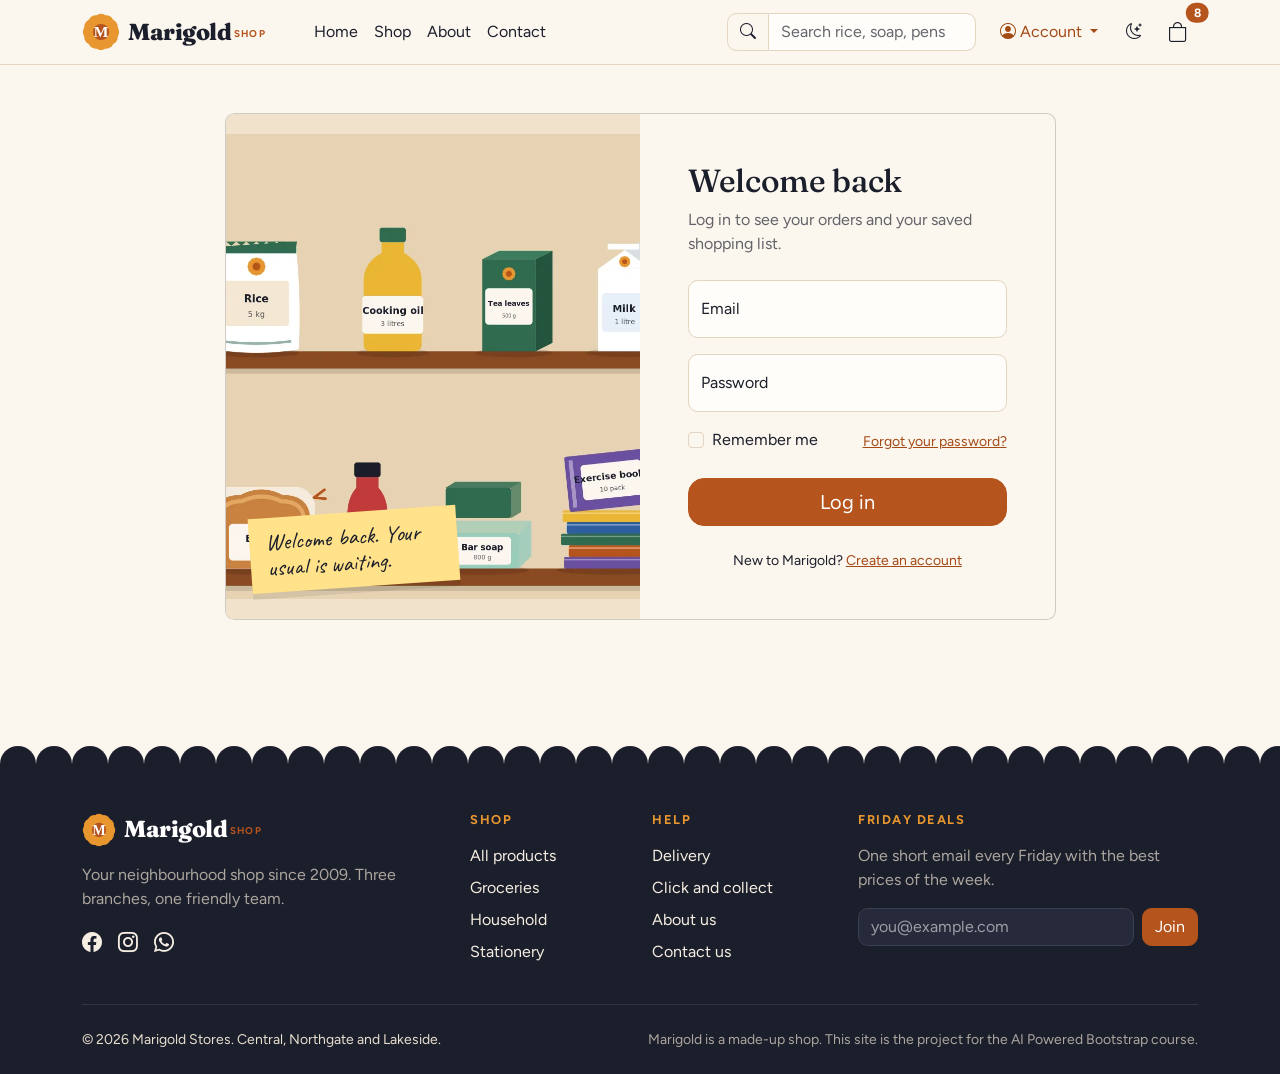
<file: login.html>
<!doctype html>
<!--
  Marigold Shop: login.html
  Bootstrap parts on this page: card, grid, floating labels, form validation, checkbox
  Marigold is a made-up shop. Every name, phone number and address is invented.
-->
<html lang="en" data-bs-theme="light">
<head>
  <meta charset="utf-8">
  <meta name="viewport" content="width=device-width, initial-scale=1">
  <title>Log in | Marigold Shop</title>
  <meta name="description" content="Log in to your Marigold account to see your orders.">
  <link rel="icon" href="images/favicon.svg" type="image/svg+xml">

  <!-- Fonts: Fraunces for headings, Figtree for text, Caveat for handwritten notes -->
  <link rel="preconnect" href="https://fonts.googleapis.com">
  <link rel="preconnect" href="https://fonts.gstatic.com" crossorigin>
  <link href="https://fonts.googleapis.com/css2?family=Caveat:wght@600&amp;family=Figtree:wght@400;500;600;700;800&amp;family=Fraunces:opsz,wght@9..144,600..800&amp;display=swap" rel="stylesheet">

  <!-- Bootstrap 5.3 and Bootstrap Icons from the CDN -->
  <link href="https://cdn.jsdelivr.net/npm/bootstrap@5.3.3/dist/css/bootstrap.min.css" rel="stylesheet">
  <link href="https://cdn.jsdelivr.net/npm/bootstrap-icons@1.11.3/font/bootstrap-icons.min.css" rel="stylesheet">

  <!-- Our own styles come last, so they win -->
  <link href="css/style.css" rel="stylesheet">
</head>
<body>

  <a class="visually-hidden-focusable position-absolute top-0 start-0 m-2 btn btn-primary z-3" href="#main">Skip to main content</a>

  <nav class="navbar navbar-expand-lg sticky-top bg-body border-bottom d-print-none" aria-label="Main menu">
    <div class="container">
      <a class="navbar-brand d-flex align-items-center gap-2" href="index.html">
        <img src="images/logo.svg" width="38" height="38" alt="">
        <span class="mg-brand">Marigold<small>shop</small></span>
      </a>

      <!-- These stay visible on phones, next to the menu button -->
      <div class="d-flex align-items-center gap-1 order-lg-last ms-auto ms-lg-2">
        <button type="button" class="btn mg-icon-btn" id="themeToggle">
          <i class="bi bi-moon-stars" aria-hidden="true"></i><span class="visually-hidden">Switch to dark mode</span>
        </button>
        <a href="cart.html" class="btn mg-icon-btn position-relative" aria-label="Cart, 8 items">
          <i class="bi bi-bag fs-5" aria-hidden="true"></i>
          <span id="cartCount" class="position-absolute top-0 start-100 translate-middle badge rounded-pill text-bg-primary">8</span>
        </a>
        <button class="navbar-toggler ms-1" type="button" data-bs-toggle="collapse" data-bs-target="#mainNav"
                aria-controls="mainNav" aria-expanded="false" aria-label="Open the menu">
          <span class="navbar-toggler-icon"></span>
        </button>
      </div>

      <div class="collapse navbar-collapse" id="mainNav">
        <ul class="navbar-nav ms-lg-4 me-auto mb-2 mb-lg-0">
          <li class="nav-item"><a class="nav-link" href="index.html">Home</a></li>
          <li class="nav-item"><a class="nav-link" href="products.html">Shop</a></li>
          <li class="nav-item"><a class="nav-link" href="about.html">About</a></li>
          <li class="nav-item"><a class="nav-link" href="contact.html">Contact</a></li>
        </ul>

        <form class="my-2 my-lg-0 me-lg-3" role="search" action="products.html">
          <div class="input-group">
            <span class="input-group-text bg-body"><i class="bi bi-search" aria-hidden="true"></i></span>
            <input class="form-control" type="search" id="siteSearch" name="q" placeholder="Search rice, soap, pens" aria-label="Search the shop">
          </div>
        </form>

        <div class="dropdown">
          <button class="btn btn-link nav-link dropdown-toggle px-0 px-lg-2" type="button" data-bs-toggle="dropdown" aria-expanded="false">
            <i class="bi bi-person-circle me-1" aria-hidden="true"></i>Account
          </button>
          <ul class="dropdown-menu dropdown-menu-lg-end">
            <li><a class="dropdown-item" href="login.html">Log in</a></li>
            <li><a class="dropdown-item" href="register.html">Create an account</a></li>
            <li><hr class="dropdown-divider"></li>
            <li><a class="dropdown-item" href="admin/index.html"><i class="bi bi-speedometer2 me-2" aria-hidden="true"></i>Staff dashboard</a></li>
          </ul>
        </div>
      </div>
    </div>
  </nav>

  <main id="main" class="container py-5">
    <div class="row justify-content-center">
      <div class="col-lg-10 col-xl-9">
        <div class="card overflow-hidden">
          <div class="row g-0">
            <div class="col-md-6 d-none d-md-block mg-auth-art position-relative">
              <div class="mg-note" style="left: 1.5rem; bottom: 2rem;">
                <p class="mg-hand mb-0">Welcome back. Your usual is waiting.</p>
              </div>
            </div>
            <div class="col-md-6 p-4 p-lg-5">
              <h1 class="h2 mb-2">Welcome back</h1>
              <p class="text-body-secondary mb-4">Log in to see your orders and your saved shopping list.</p>

              <form id="loginForm" class="needs-validation" novalidate>
                <div class="form-floating mb-3">
                  <input type="email" class="form-control" id="loginEmail" placeholder="name@example.com" autocomplete="email" required>
                  <label for="loginEmail">Email</label>
                  <div class="invalid-feedback">Please enter your email.</div>
                </div>
                <div class="form-floating mb-3">
                  <input type="password" class="form-control" id="loginPassword" placeholder="Password" autocomplete="current-password" required>
                  <label for="loginPassword">Password</label>
                  <div class="invalid-feedback">Please enter your password.</div>
                </div>
                <div class="d-flex justify-content-between align-items-center mb-4">
                  <div class="form-check">
                    <input class="form-check-input" type="checkbox" id="rememberMe">
                    <label class="form-check-label" for="rememberMe">Remember me</label>
                  </div>
                  <a href="#" class="small">Forgot your password?</a>
                </div>
                <button type="submit" class="btn btn-primary btn-lg w-100">Log in</button>
              </form>

              <p class="text-center small mt-4 mb-0">New to Marigold? <a href="register.html">Create an account</a></p>
            </div>
          </div>
        </div>
      </div>
    </div>
  </main>

  <footer class="mg-footer pt-5 pb-4 d-print-none">
    <div class="container">
      <div class="row g-4 g-lg-5">
        <div class="col-md-4">
          <a href="index.html" class="d-inline-flex align-items-center gap-2 mb-3">
            <img src="images/logo.svg" width="34" height="34" alt="">
            <span class="mg-brand text-white">Marigold<small>shop</small></span>
          </a>
          <p class="text-body-secondary">Your neighbourhood shop since 2009. Three branches, one friendly team.</p>
          <div class="d-flex gap-3 fs-5">
            <a href="#" aria-label="Marigold on Facebook"><i class="bi bi-facebook" aria-hidden="true"></i></a>
            <a href="#" aria-label="Marigold on Instagram"><i class="bi bi-instagram" aria-hidden="true"></i></a>
            <a href="#" aria-label="Chat with Marigold on WhatsApp"><i class="bi bi-whatsapp" aria-hidden="true"></i></a>
          </div>
        </div>

        <div class="col-md-4">
          <div class="row">
            <div class="col-6">
              <h2 class="mb-3">Shop</h2>
              <ul class="list-unstyled d-grid gap-2">
                <li><a href="products.html">All products</a></li>
                <li><a href="products.html">Groceries</a></li>
                <li><a href="products.html">Household</a></li>
                <li><a href="products.html">Stationery</a></li>
              </ul>
            </div>
            <div class="col-6">
              <h2 class="mb-3">Help</h2>
              <ul class="list-unstyled d-grid gap-2">
                <li><a href="contact.html#faq">Delivery</a></li>
                <li><a href="contact.html#faq">Click and collect</a></li>
                <li><a href="about.html">About us</a></li>
                <li><a href="contact.html">Contact us</a></li>
              </ul>
            </div>
          </div>
        </div>

        <div class="col-md-4">
          <h2 class="mb-3">Friday deals</h2>
          <p class="text-body-secondary">One short email every Friday with the best prices of the week.</p>
          <form class="d-flex gap-2" action="#">
            <label for="newsletterEmail" class="visually-hidden">Your email address</label>
            <input type="email" class="form-control" id="newsletterEmail" placeholder="you@example.com">
            <button type="submit" class="btn btn-primary">Join</button>
          </form>
        </div>
      </div>

      <hr class="my-4 border-secondary">

      <div class="d-flex flex-column flex-md-row justify-content-between gap-2 small">
        <p class="mb-0">&copy; <span id="year">2026</span> Marigold Stores. Central, Northgate and Lakeside.</p>
        <p class="mb-0 text-body-secondary">Marigold is a made-up shop. This site is the project for the AI Powered Bootstrap course.</p>
      </div>
    </div>
  </footer>

  <script src="https://cdn.jsdelivr.net/npm/bootstrap@5.3.3/dist/js/bootstrap.bundle.min.js"></script>
  <script src="js/marigold.js"></script>
</body>
</html>
</file>
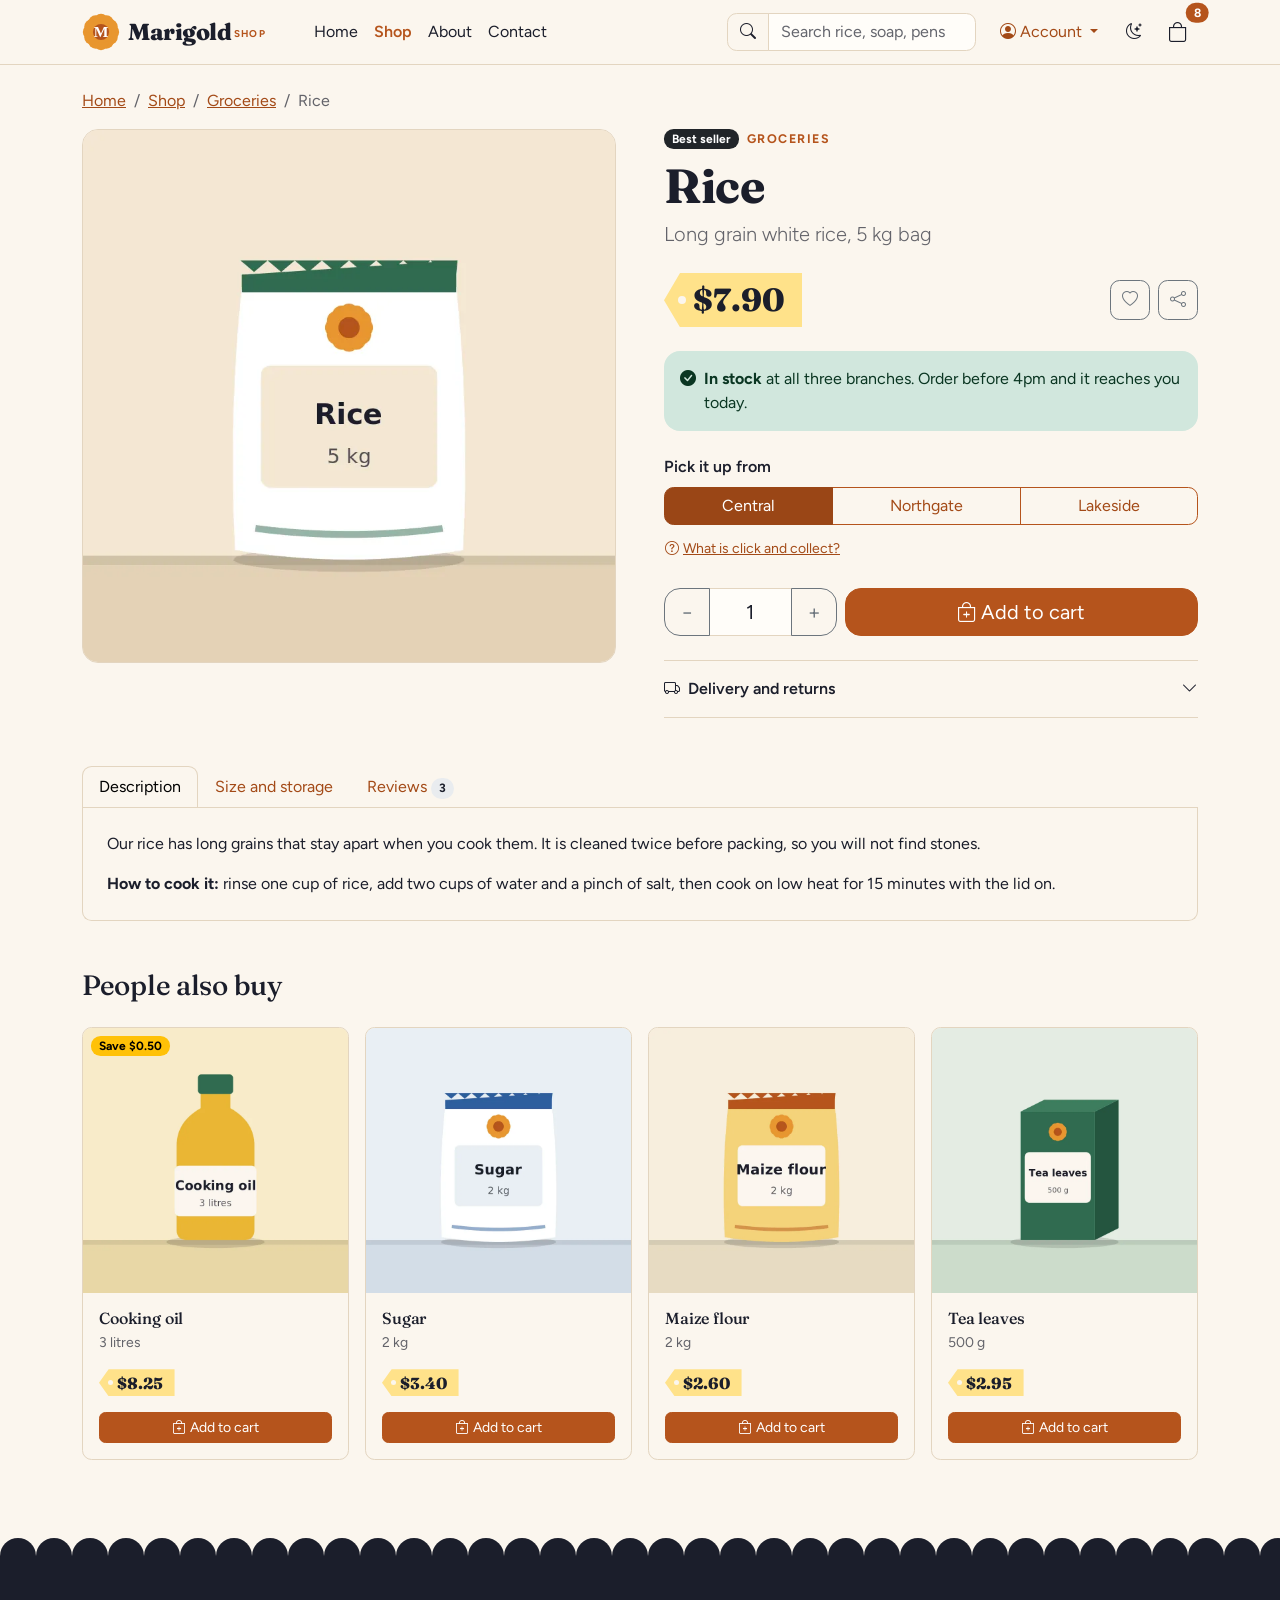
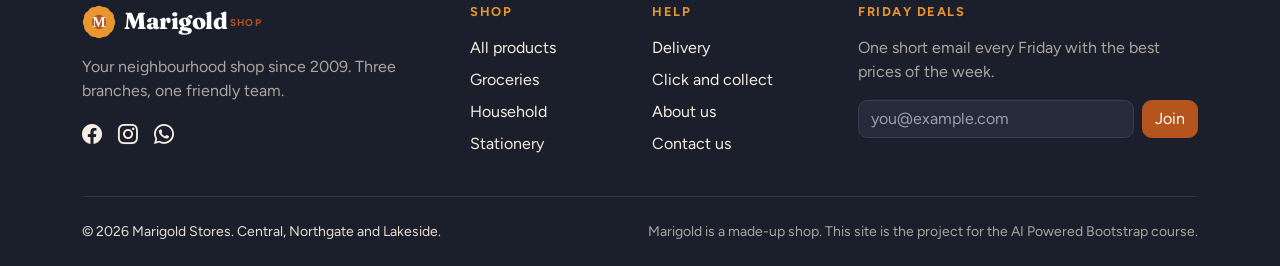
<file: product.html>
<!doctype html>
<!--
  Marigold Shop: product.html
  Bootstrap parts on this page: breadcrumb, ratio, object fit, badges, tooltips, popover, button group, input group, collapse, tabs, table, cards, toast
  Marigold is a made-up shop. Every name, phone number and address is invented.
-->
<html lang="en" data-bs-theme="light">
<head>
  <meta charset="utf-8">
  <meta name="viewport" content="width=device-width, initial-scale=1">
  <title>Rice, 5 kg | Marigold Shop</title>
  <meta name="description" content="Long grain white rice in a 5 kg bag. In stock at all three Marigold branches.">
  <link rel="icon" href="images/favicon.svg" type="image/svg+xml">

  <!-- Fonts: Fraunces for headings, Figtree for text, Caveat for handwritten notes -->
  <link rel="preconnect" href="https://fonts.googleapis.com">
  <link rel="preconnect" href="https://fonts.gstatic.com" crossorigin>
  <link href="https://fonts.googleapis.com/css2?family=Caveat:wght@600&amp;family=Figtree:wght@400;500;600;700;800&amp;family=Fraunces:opsz,wght@9..144,600..800&amp;display=swap" rel="stylesheet">

  <!-- Bootstrap 5.3 and Bootstrap Icons from the CDN -->
  <link href="https://cdn.jsdelivr.net/npm/bootstrap@5.3.3/dist/css/bootstrap.min.css" rel="stylesheet">
  <link href="https://cdn.jsdelivr.net/npm/bootstrap-icons@1.11.3/font/bootstrap-icons.min.css" rel="stylesheet">

  <!-- Our own styles come last, so they win -->
  <link href="css/style.css" rel="stylesheet">
</head>
<body>

  <a class="visually-hidden-focusable position-absolute top-0 start-0 m-2 btn btn-primary z-3" href="#main">Skip to main content</a>

  <nav class="navbar navbar-expand-lg sticky-top bg-body border-bottom d-print-none" aria-label="Main menu">
    <div class="container">
      <a class="navbar-brand d-flex align-items-center gap-2" href="index.html">
        <img src="images/logo.svg" width="38" height="38" alt="">
        <span class="mg-brand">Marigold<small>shop</small></span>
      </a>

      <!-- These stay visible on phones, next to the menu button -->
      <div class="d-flex align-items-center gap-1 order-lg-last ms-auto ms-lg-2">
        <button type="button" class="btn mg-icon-btn" id="themeToggle">
          <i class="bi bi-moon-stars" aria-hidden="true"></i><span class="visually-hidden">Switch to dark mode</span>
        </button>
        <a href="cart.html" class="btn mg-icon-btn position-relative" aria-label="Cart, 8 items">
          <i class="bi bi-bag fs-5" aria-hidden="true"></i>
          <span id="cartCount" class="position-absolute top-0 start-100 translate-middle badge rounded-pill text-bg-primary">8</span>
        </a>
        <button class="navbar-toggler ms-1" type="button" data-bs-toggle="collapse" data-bs-target="#mainNav"
                aria-controls="mainNav" aria-expanded="false" aria-label="Open the menu">
          <span class="navbar-toggler-icon"></span>
        </button>
      </div>

      <div class="collapse navbar-collapse" id="mainNav">
        <ul class="navbar-nav ms-lg-4 me-auto mb-2 mb-lg-0">
          <li class="nav-item"><a class="nav-link" href="index.html">Home</a></li>
          <li class="nav-item"><a class="nav-link active" aria-current="page" href="products.html">Shop</a></li>
          <li class="nav-item"><a class="nav-link" href="about.html">About</a></li>
          <li class="nav-item"><a class="nav-link" href="contact.html">Contact</a></li>
        </ul>

        <form class="my-2 my-lg-0 me-lg-3" role="search" action="products.html">
          <div class="input-group">
            <span class="input-group-text bg-body"><i class="bi bi-search" aria-hidden="true"></i></span>
            <input class="form-control" type="search" id="siteSearch" name="q" placeholder="Search rice, soap, pens" aria-label="Search the shop">
          </div>
        </form>

        <div class="dropdown">
          <button class="btn btn-link nav-link dropdown-toggle px-0 px-lg-2" type="button" data-bs-toggle="dropdown" aria-expanded="false">
            <i class="bi bi-person-circle me-1" aria-hidden="true"></i>Account
          </button>
          <ul class="dropdown-menu dropdown-menu-lg-end">
            <li><a class="dropdown-item" href="login.html">Log in</a></li>
            <li><a class="dropdown-item" href="register.html">Create an account</a></li>
            <li><hr class="dropdown-divider"></li>
            <li><a class="dropdown-item" href="admin/index.html"><i class="bi bi-speedometer2 me-2" aria-hidden="true"></i>Staff dashboard</a></li>
          </ul>
        </div>
      </div>
    </div>
  </nav>

  <main id="main" class="container pt-4">

    <nav aria-label="breadcrumb">
      <ol class="breadcrumb small">
        <li class="breadcrumb-item"><a href="index.html">Home</a></li>
        <li class="breadcrumb-item"><a href="products.html">Shop</a></li>
        <li class="breadcrumb-item"><a href="products.html">Groceries</a></li>
        <li class="breadcrumb-item active" aria-current="page">Rice</li>
      </ol>
    </nav>

    <div class="row g-4 g-lg-5">
      <div class="col-lg-6">
        <div class="ratio ratio-1x1 rounded-3 overflow-hidden border">
          <img src="images/products/rice-5kg.webp" class="object-fit-cover" width="800" height="800" alt="A 5 kg bag of white rice">
        </div>
      </div>

      <div class="col-lg-6 product-detail" data-id="rice-5kg">
        <div class="d-flex align-items-center gap-2 mb-2">
          <span class="badge text-bg-dark">Best seller</span>
          <span class="mg-eyebrow">Groceries</span>
        </div>
        <h1 class="display-5 mb-1">Rice</h1>
        <p class="lead text-body-secondary">Long grain white rice, 5 kg bag</p>

        <div class="d-flex justify-content-between align-items-center my-4">
          <span class="mg-tag mg-tag-lg">$7.90</span>
          <div class="d-flex gap-2">
            <button type="button" class="btn btn-outline-secondary mg-icon-btn" data-bs-toggle="tooltip" data-bs-title="Save for later" aria-label="Save for later">
              <i class="bi bi-heart" aria-hidden="true"></i>
            </button>
            <button type="button" class="btn btn-outline-secondary mg-icon-btn" data-bs-toggle="tooltip" data-bs-title="Share this product" aria-label="Share this product">
              <i class="bi bi-share" aria-hidden="true"></i>
            </button>
          </div>
        </div>

        <div class="d-flex gap-2 p-3 mb-4 rounded-3 bg-success-subtle text-success-emphasis">
          <i class="bi bi-check-circle-fill" aria-hidden="true"></i>
          <div><strong>In stock</strong> at all three branches. Order before 4pm and it reaches you today.</div>
        </div>

        <p class="fw-semibold mb-2">Pick it up from</p>
        <div class="btn-group w-100 mb-2" role="group" aria-label="Choose pickup branch">
          <input type="radio" class="btn-check" name="branch" id="pickCentral" autocomplete="off" checked>
          <label class="btn btn-outline-primary" for="pickCentral">Central</label>
          <input type="radio" class="btn-check" name="branch" id="pickNorthgate" autocomplete="off">
          <label class="btn btn-outline-primary" for="pickNorthgate">Northgate</label>
          <input type="radio" class="btn-check" name="branch" id="pickLakeside" autocomplete="off">
          <label class="btn btn-outline-primary" for="pickLakeside">Lakeside</label>
        </div>
        <button type="button" class="btn btn-link btn-sm px-0 mb-4" data-bs-toggle="popover" data-bs-trigger="focus"
                data-bs-title="What is click and collect?"
                data-bs-content="Order online, then pick up your bag at the branch you choose. It is free, and your order is ready in one hour.">
          <i class="bi bi-question-circle me-1" aria-hidden="true"></i>What is click and collect?
        </button>

        <div class="row g-2 mb-4">
          <div class="col-5 col-sm-4 col-lg-5 col-xl-4">
            <div class="input-group input-group-lg">
              <button class="btn btn-outline-secondary" type="button" aria-label="One less">&minus;</button>
              <input type="number" class="form-control text-center px-1 mg-qty" value="1" min="1" aria-label="Quantity">
              <button class="btn btn-outline-secondary" type="button" aria-label="One more">+</button>
            </div>
          </div>
          <div class="col-7 col-sm-8 col-lg-7 col-xl-8">
            <button type="button" class="btn btn-primary btn-lg w-100 js-add-to-cart" data-id="rice-5kg">
              <i class="bi bi-bag-plus me-1" aria-hidden="true"></i>Add to cart
            </button>
          </div>
        </div>

        <div class="border-top border-bottom py-3">
          <a class="d-flex align-items-center text-reset text-decoration-none" data-bs-toggle="collapse" href="#delivery" role="button" aria-expanded="false" aria-controls="delivery">
            <i class="bi bi-truck me-2" aria-hidden="true"></i><span class="fw-semibold">Delivery and returns</span>
            <i class="bi bi-chevron-down ms-auto" aria-hidden="true"></i>
          </a>
          <div class="collapse" id="delivery">
            <p class="small text-body-secondary pt-3 mb-0">Delivery costs $2.00, or nothing on orders over $50. We deliver from 8am to 8pm. Not happy? Bring it back within 7 days with your receipt and we will swap it or give you your money back.</p>
          </div>
        </div>
      </div>
    </div>

    <!-- Tabs -->
    <section class="mt-5">
      <ul class="nav nav-tabs flex-nowrap overflow-x-auto text-nowrap" id="productTabs" role="tablist">
        <li class="nav-item" role="presentation">
          <button class="nav-link active" id="desc-tab" data-bs-toggle="tab" data-bs-target="#desc" type="button" role="tab" aria-controls="desc" aria-selected="true">Description</button>
        </li>
        <li class="nav-item" role="presentation">
          <button class="nav-link" id="size-tab" data-bs-toggle="tab" data-bs-target="#size" type="button" role="tab" aria-controls="size" aria-selected="false">Size and storage</button>
        </li>
        <li class="nav-item" role="presentation">
          <button class="nav-link" id="reviews-tab" data-bs-toggle="tab" data-bs-target="#reviews" type="button" role="tab" aria-controls="reviews" aria-selected="false">Reviews <span class="badge rounded-pill bg-body-secondary text-body">3</span></button>
        </li>
      </ul>
      <div class="tab-content border border-top-0 rounded-bottom p-4" id="productTabsContent">
        <div class="tab-pane fade show active" id="desc" role="tabpanel" aria-labelledby="desc-tab" tabindex="0">
          <p>Our rice has long grains that stay apart when you cook them. It is cleaned twice before packing, so you will not find stones.</p>
          <p class="mb-0"><strong>How to cook it:</strong> rinse one cup of rice, add two cups of water and a pinch of salt, then cook on low heat for 15 minutes with the lid on.</p>
        </div>
        <div class="tab-pane fade" id="size" role="tabpanel" aria-labelledby="size-tab" tabindex="0">
          <table class="table table-sm mb-0" style="max-width: 32rem;">
            <tbody>
              <tr><th scope="row" class="fw-semibold">Weight</th><td>5 kg</td></tr>
              <tr><th scope="row" class="fw-semibold">Serves</th><td>About 50 plates</td></tr>
              <tr><th scope="row" class="fw-semibold">Store</th><td>In a cool, dry place. Close the bag after use.</td></tr>
              <tr><th scope="row" class="fw-semibold">Best before</th><td>12 months from packing</td></tr>
            </tbody>
          </table>
        </div>
        <div class="tab-pane fade" id="reviews" role="tabpanel" aria-labelledby="reviews-tab" tabindex="0">
          <p class="mb-4"><span class="fs-3 fw-bold me-2">4.7</span><span class="text-warning" aria-hidden="true"><i class="bi bi-star-fill"></i><i class="bi bi-star-fill"></i><i class="bi bi-star-fill"></i><i class="bi bi-star-fill"></i><i class="bi bi-star-half"></i></span><span class="visually-hidden">4.7 out of 5 stars</span> <span class="small text-body-secondary">from 3 reviews</span></p>
          <div class="vstack gap-4">
            <div>
              <p class="fw-semibold mb-0">Grace A. <span class="fw-normal small text-body-secondary">, Northgate</span></p>
              <p class="mb-0">Soft and clean. My children ask for it every Sunday.</p>
            </div>
            <div>
              <p class="fw-semibold mb-0">Daniel O. <span class="fw-normal small text-body-secondary">, Central</span></p>
              <p class="mb-0">Good price for 5 kg. Delivery came in one hour.</p>
            </div>
            <div>
              <p class="fw-semibold mb-0">Amina Y. <span class="fw-normal small text-body-secondary">, Lakeside</span></p>
              <p class="mb-0">Nice rice. The bag was a little torn, but the shop changed it the same day.</p>
            </div>
          </div>
        </div>
      </div>
    </section>

    <!-- Related products -->
    <section class="mt-5">
      <h2 class="h3 mb-4">People also buy</h2>
      <div class="row row-cols-2 row-cols-lg-4 g-3">
        <div class="col">
          <article class="card h-100 product-card" data-id="cooking-oil-3l" data-category="Groceries" data-price="8.25">
            <div class="position-relative">
              <img src="images/products/cooking-oil-3l.webp" class="card-img-top" width="800" height="800" alt="A 3 litre bottle of yellow cooking oil" loading="lazy">
                <span class="badge text-bg-warning position-absolute top-0 start-0 m-2">Save $0.50</span>
            </div>
            <div class="card-body d-flex flex-column">
              <h3 class="h6 card-title mb-1">
                <a href="product.html" class="stretched-link text-reset text-decoration-none">Cooking oil</a>
              </h3>
              <p class="small text-body-secondary mb-3">3 litres</p>
              <div class="mt-auto d-flex align-items-center justify-content-between gap-2">
                <span class="mg-tag">$8.25</span>
              </div>
            </div>
            <div class="card-footer bg-transparent border-0 pt-0 pb-3">
              <button type="button" class="btn btn-sm btn-primary w-100 js-add-to-cart position-relative z-2" data-id="cooking-oil-3l">
                <i class="bi bi-bag-plus me-1" aria-hidden="true"></i>Add to cart
              </button>
            </div>
          </article>
        </div>
        <div class="col">
          <article class="card h-100 product-card" data-id="sugar-2kg" data-category="Groceries" data-price="3.40">
            <div class="position-relative">
              <img src="images/products/sugar-2kg.webp" class="card-img-top" width="800" height="800" alt="A 2 kg bag of sugar" loading="lazy">
            </div>
            <div class="card-body d-flex flex-column">
              <h3 class="h6 card-title mb-1">
                <a href="product.html" class="stretched-link text-reset text-decoration-none">Sugar</a>
              </h3>
              <p class="small text-body-secondary mb-3">2 kg</p>
              <div class="mt-auto d-flex align-items-center justify-content-between gap-2">
                <span class="mg-tag">$3.40</span>
              </div>
            </div>
            <div class="card-footer bg-transparent border-0 pt-0 pb-3">
              <button type="button" class="btn btn-sm btn-primary w-100 js-add-to-cart position-relative z-2" data-id="sugar-2kg">
                <i class="bi bi-bag-plus me-1" aria-hidden="true"></i>Add to cart
              </button>
            </div>
          </article>
        </div>
        <div class="col">
          <article class="card h-100 product-card" data-id="maize-flour-2kg" data-category="Groceries" data-price="2.60">
            <div class="position-relative">
              <img src="images/products/maize-flour-2kg.webp" class="card-img-top" width="800" height="800" alt="A 2 kg bag of maize flour" loading="lazy">
            </div>
            <div class="card-body d-flex flex-column">
              <h3 class="h6 card-title mb-1">
                <a href="product.html" class="stretched-link text-reset text-decoration-none">Maize flour</a>
              </h3>
              <p class="small text-body-secondary mb-3">2 kg</p>
              <div class="mt-auto d-flex align-items-center justify-content-between gap-2">
                <span class="mg-tag">$2.60</span>
              </div>
            </div>
            <div class="card-footer bg-transparent border-0 pt-0 pb-3">
              <button type="button" class="btn btn-sm btn-primary w-100 js-add-to-cart position-relative z-2" data-id="maize-flour-2kg">
                <i class="bi bi-bag-plus me-1" aria-hidden="true"></i>Add to cart
              </button>
            </div>
          </article>
        </div>
        <div class="col">
          <article class="card h-100 product-card" data-id="tea-leaves-500g" data-category="Groceries" data-price="2.95">
            <div class="position-relative">
              <img src="images/products/tea-leaves-500g.webp" class="card-img-top" width="800" height="800" alt="A green 500 g box of tea leaves" loading="lazy">
            </div>
            <div class="card-body d-flex flex-column">
              <h3 class="h6 card-title mb-1">
                <a href="product.html" class="stretched-link text-reset text-decoration-none">Tea leaves</a>
              </h3>
              <p class="small text-body-secondary mb-3">500 g</p>
              <div class="mt-auto d-flex align-items-center justify-content-between gap-2">
                <span class="mg-tag">$2.95</span>
              </div>
            </div>
            <div class="card-footer bg-transparent border-0 pt-0 pb-3">
              <button type="button" class="btn btn-sm btn-primary w-100 js-add-to-cart position-relative z-2" data-id="tea-leaves-500g">
                <i class="bi bi-bag-plus me-1" aria-hidden="true"></i>Add to cart
              </button>
            </div>
          </article>
        </div>
      </div>
    </section>
  </main>

  <footer class="mg-footer pt-5 pb-4 d-print-none">
    <div class="container">
      <div class="row g-4 g-lg-5">
        <div class="col-md-4">
          <a href="index.html" class="d-inline-flex align-items-center gap-2 mb-3">
            <img src="images/logo.svg" width="34" height="34" alt="">
            <span class="mg-brand text-white">Marigold<small>shop</small></span>
          </a>
          <p class="text-body-secondary">Your neighbourhood shop since 2009. Three branches, one friendly team.</p>
          <div class="d-flex gap-3 fs-5">
            <a href="#" aria-label="Marigold on Facebook"><i class="bi bi-facebook" aria-hidden="true"></i></a>
            <a href="#" aria-label="Marigold on Instagram"><i class="bi bi-instagram" aria-hidden="true"></i></a>
            <a href="#" aria-label="Chat with Marigold on WhatsApp"><i class="bi bi-whatsapp" aria-hidden="true"></i></a>
          </div>
        </div>

        <div class="col-md-4">
          <div class="row">
            <div class="col-6">
              <h2 class="mb-3">Shop</h2>
              <ul class="list-unstyled d-grid gap-2">
                <li><a href="products.html">All products</a></li>
                <li><a href="products.html">Groceries</a></li>
                <li><a href="products.html">Household</a></li>
                <li><a href="products.html">Stationery</a></li>
              </ul>
            </div>
            <div class="col-6">
              <h2 class="mb-3">Help</h2>
              <ul class="list-unstyled d-grid gap-2">
                <li><a href="contact.html#faq">Delivery</a></li>
                <li><a href="contact.html#faq">Click and collect</a></li>
                <li><a href="about.html">About us</a></li>
                <li><a href="contact.html">Contact us</a></li>
              </ul>
            </div>
          </div>
        </div>

        <div class="col-md-4">
          <h2 class="mb-3">Friday deals</h2>
          <p class="text-body-secondary">One short email every Friday with the best prices of the week.</p>
          <form class="d-flex gap-2" action="#">
            <label for="newsletterEmail" class="visually-hidden">Your email address</label>
            <input type="email" class="form-control" id="newsletterEmail" placeholder="you@example.com">
            <button type="submit" class="btn btn-primary">Join</button>
          </form>
        </div>
      </div>

      <hr class="my-4 border-secondary">

      <div class="d-flex flex-column flex-md-row justify-content-between gap-2 small">
        <p class="mb-0">&copy; <span id="year">2026</span> Marigold Stores. Central, Northgate and Lakeside.</p>
        <p class="mb-0 text-body-secondary">Marigold is a made-up shop. This site is the project for the AI Powered Bootstrap course.</p>
      </div>
    </div>
  </footer>

  <!-- The toast that says "Added to your cart" -->
  <div class="toast-container position-fixed bottom-0 end-0 p-3">
    <div id="cartToast" class="toast" role="status" aria-live="polite" aria-atomic="true">
      <div class="toast-header">
        <img src="images/logo.svg" width="20" height="20" class="me-2" alt="">
        <strong class="me-auto">Marigold Shop</strong>
        <small>Just now</small>
        <button type="button" class="btn-close" data-bs-dismiss="toast" aria-label="Close"></button>
      </div>
      <div class="toast-body">
        <i class="bi bi-check-circle-fill text-success me-1" aria-hidden="true"></i>
        Added to your cart. <a href="cart.html">See your cart</a>
      </div>
    </div>
  </div>

  <script src="https://cdn.jsdelivr.net/npm/bootstrap@5.3.3/dist/js/bootstrap.bundle.min.js"></script>
  <script src="js/marigold.js"></script>
</body>
</html>
</file>
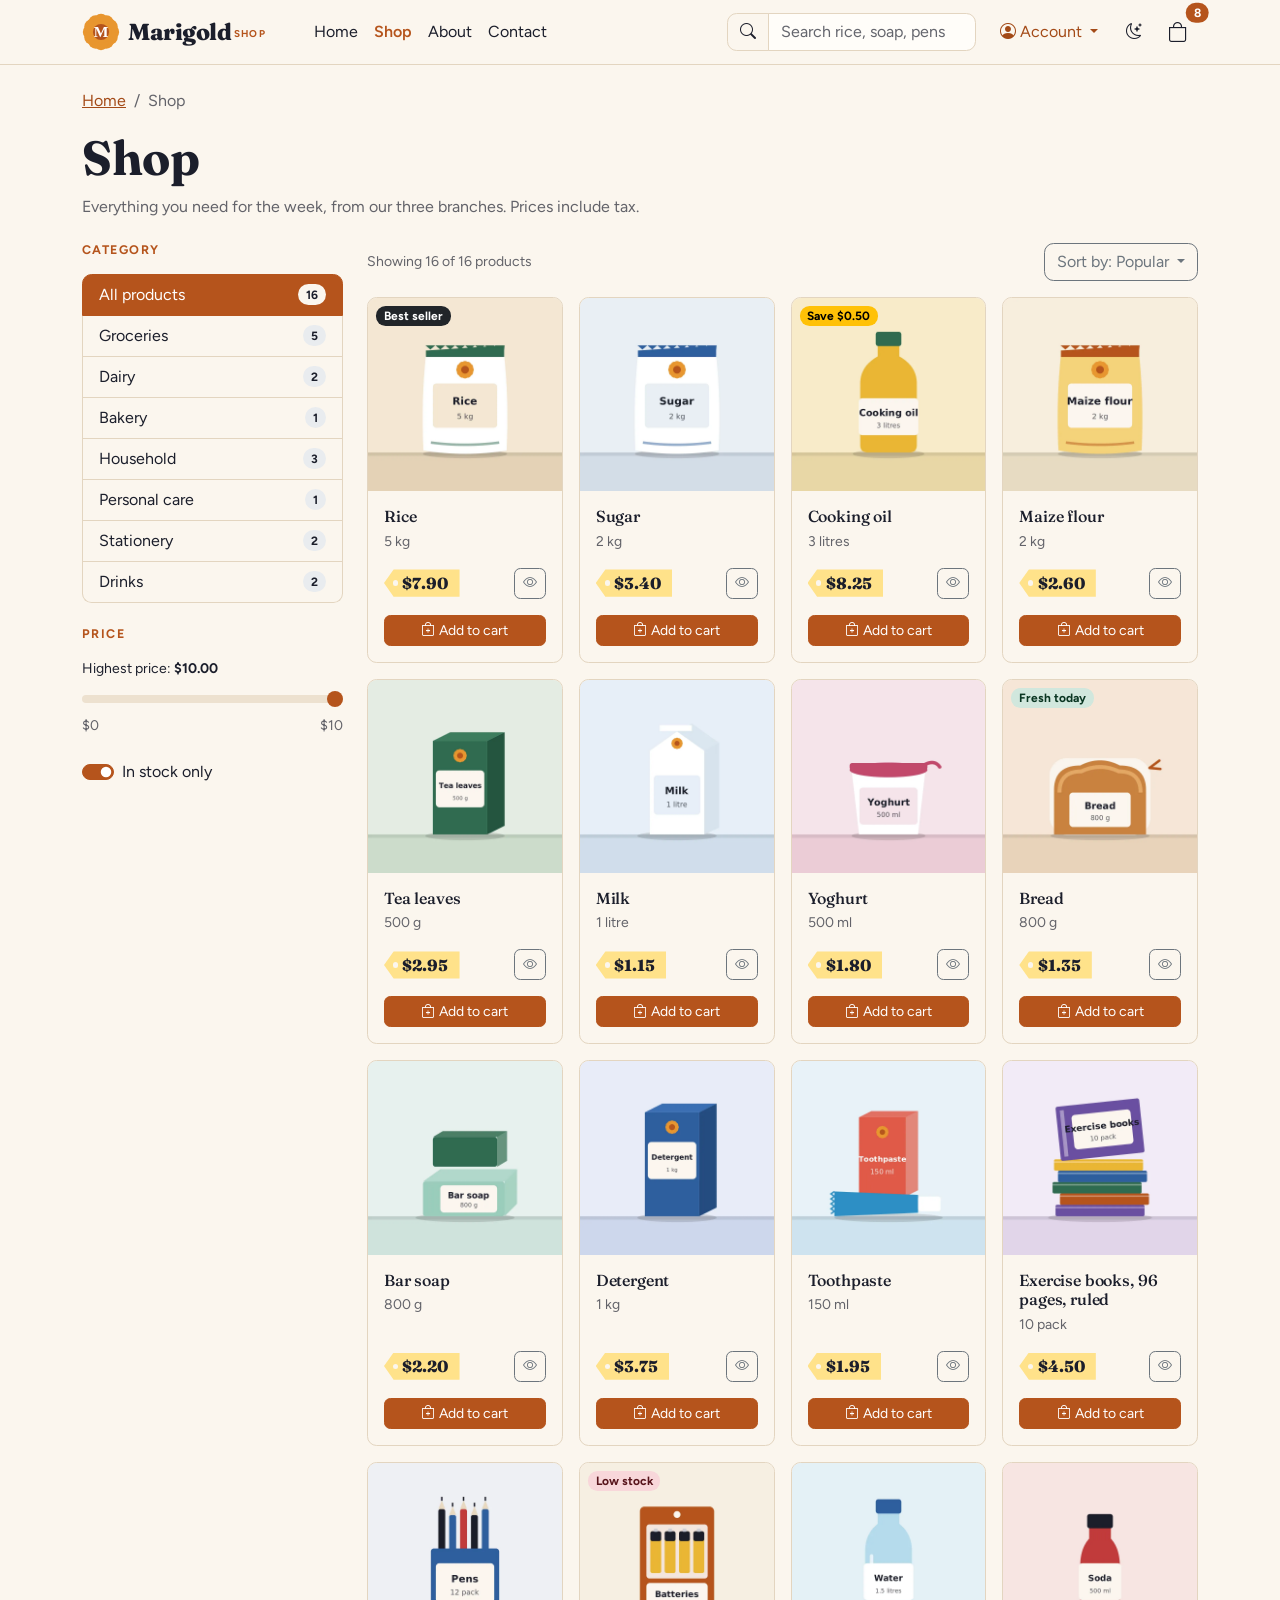
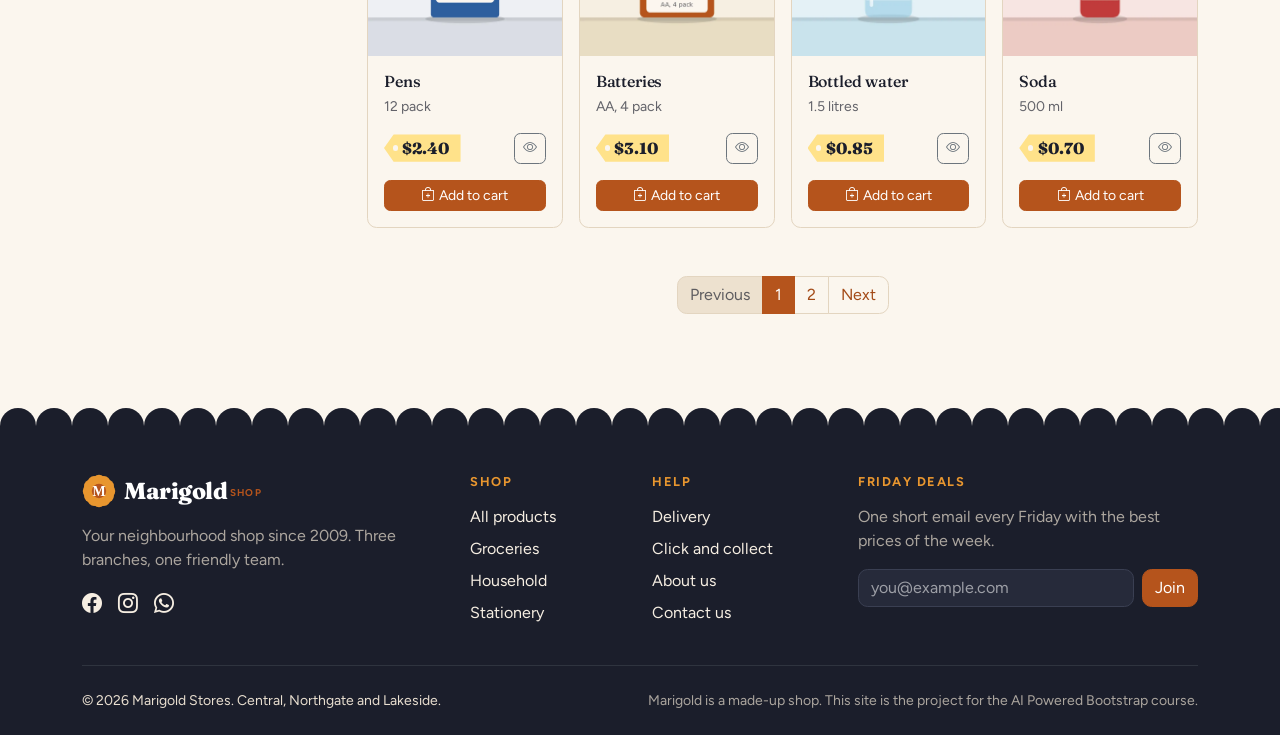
<file: products.html>
<!doctype html>
<!--
  Marigold Shop: products.html
  Bootstrap parts on this page: breadcrumb, grid, list group, offcanvas, form range, switch, dropdown, cards, modal, toast, pagination
  Marigold is a made-up shop. Every name, phone number and address is invented.
-->
<html lang="en" data-bs-theme="light">
<head>
  <meta charset="utf-8">
  <meta name="viewport" content="width=device-width, initial-scale=1">
  <title>Shop all products | Marigold Shop</title>
  <meta name="description" content="Browse all 16 Marigold products: groceries, dairy, bread, household goods, stationery and drinks.">
  <link rel="icon" href="images/favicon.svg" type="image/svg+xml">

  <!-- Fonts: Fraunces for headings, Figtree for text, Caveat for handwritten notes -->
  <link rel="preconnect" href="https://fonts.googleapis.com">
  <link rel="preconnect" href="https://fonts.gstatic.com" crossorigin>
  <link href="https://fonts.googleapis.com/css2?family=Caveat:wght@600&amp;family=Figtree:wght@400;500;600;700;800&amp;family=Fraunces:opsz,wght@9..144,600..800&amp;display=swap" rel="stylesheet">

  <!-- Bootstrap 5.3 and Bootstrap Icons from the CDN -->
  <link href="https://cdn.jsdelivr.net/npm/bootstrap@5.3.3/dist/css/bootstrap.min.css" rel="stylesheet">
  <link href="https://cdn.jsdelivr.net/npm/bootstrap-icons@1.11.3/font/bootstrap-icons.min.css" rel="stylesheet">

  <!-- Our own styles come last, so they win -->
  <link href="css/style.css" rel="stylesheet">
</head>
<body>

  <a class="visually-hidden-focusable position-absolute top-0 start-0 m-2 btn btn-primary z-3" href="#main">Skip to main content</a>

  <nav class="navbar navbar-expand-lg sticky-top bg-body border-bottom d-print-none" aria-label="Main menu">
    <div class="container">
      <a class="navbar-brand d-flex align-items-center gap-2" href="index.html">
        <img src="images/logo.svg" width="38" height="38" alt="">
        <span class="mg-brand">Marigold<small>shop</small></span>
      </a>

      <!-- These stay visible on phones, next to the menu button -->
      <div class="d-flex align-items-center gap-1 order-lg-last ms-auto ms-lg-2">
        <button type="button" class="btn mg-icon-btn" id="themeToggle">
          <i class="bi bi-moon-stars" aria-hidden="true"></i><span class="visually-hidden">Switch to dark mode</span>
        </button>
        <a href="cart.html" class="btn mg-icon-btn position-relative" aria-label="Cart, 8 items">
          <i class="bi bi-bag fs-5" aria-hidden="true"></i>
          <span id="cartCount" class="position-absolute top-0 start-100 translate-middle badge rounded-pill text-bg-primary">8</span>
        </a>
        <button class="navbar-toggler ms-1" type="button" data-bs-toggle="collapse" data-bs-target="#mainNav"
                aria-controls="mainNav" aria-expanded="false" aria-label="Open the menu">
          <span class="navbar-toggler-icon"></span>
        </button>
      </div>

      <div class="collapse navbar-collapse" id="mainNav">
        <ul class="navbar-nav ms-lg-4 me-auto mb-2 mb-lg-0">
          <li class="nav-item"><a class="nav-link" href="index.html">Home</a></li>
          <li class="nav-item"><a class="nav-link active" aria-current="page" href="products.html">Shop</a></li>
          <li class="nav-item"><a class="nav-link" href="about.html">About</a></li>
          <li class="nav-item"><a class="nav-link" href="contact.html">Contact</a></li>
        </ul>

        <form class="my-2 my-lg-0 me-lg-3" role="search" action="products.html">
          <div class="input-group">
            <span class="input-group-text bg-body"><i class="bi bi-search" aria-hidden="true"></i></span>
            <input class="form-control" type="search" id="siteSearch" name="q" placeholder="Search rice, soap, pens" aria-label="Search the shop">
          </div>
        </form>

        <div class="dropdown">
          <button class="btn btn-link nav-link dropdown-toggle px-0 px-lg-2" type="button" data-bs-toggle="dropdown" aria-expanded="false">
            <i class="bi bi-person-circle me-1" aria-hidden="true"></i>Account
          </button>
          <ul class="dropdown-menu dropdown-menu-lg-end">
            <li><a class="dropdown-item" href="login.html">Log in</a></li>
            <li><a class="dropdown-item" href="register.html">Create an account</a></li>
            <li><hr class="dropdown-divider"></li>
            <li><a class="dropdown-item" href="admin/index.html"><i class="bi bi-speedometer2 me-2" aria-hidden="true"></i>Staff dashboard</a></li>
          </ul>
        </div>
      </div>
    </div>
  </nav>

  <main id="main" class="container pt-4">

    <nav aria-label="breadcrumb">
      <ol class="breadcrumb small">
        <li class="breadcrumb-item"><a href="index.html">Home</a></li>
        <li class="breadcrumb-item active" aria-current="page">Shop</li>
      </ol>
    </nav>

    <div class="mb-4">
      <h1 class="display-5 mb-2">Shop</h1>
      <p class="text-body-secondary mb-0">Everything you need for the week, from our three branches. Prices include tax.</p>
    </div>

    <div class="row g-4">

      <!-- Filters: a side column on laptops, a slide-in panel on phones -->
      <div class="col-lg-3">
        <div class="offcanvas-lg offcanvas-start" tabindex="-1" id="filters" aria-labelledby="filtersLabel">
          <div class="offcanvas-header">
            <h2 class="offcanvas-title h5" id="filtersLabel">Filters</h2>
            <button type="button" class="btn-close" data-bs-dismiss="offcanvas" data-bs-target="#filters" aria-label="Close the filters"></button>
          </div>
          <div class="offcanvas-body flex-column">
            <h2 class="mg-eyebrow mb-3">Category</h2>
            <div class="list-group mb-4" id="categoryFilter">
              <button type="button" class="list-group-item list-group-item-action d-flex justify-content-between align-items-center active" data-category="all" aria-current="true">All products <span class="badge rounded-pill bg-body text-body">16</span></button>
              <button type="button" class="list-group-item list-group-item-action d-flex justify-content-between align-items-center" data-category="Groceries">Groceries <span class="badge rounded-pill bg-body-secondary text-body">5</span></button>
              <button type="button" class="list-group-item list-group-item-action d-flex justify-content-between align-items-center" data-category="Dairy">Dairy <span class="badge rounded-pill bg-body-secondary text-body">2</span></button>
              <button type="button" class="list-group-item list-group-item-action d-flex justify-content-between align-items-center" data-category="Bakery">Bakery <span class="badge rounded-pill bg-body-secondary text-body">1</span></button>
              <button type="button" class="list-group-item list-group-item-action d-flex justify-content-between align-items-center" data-category="Household">Household <span class="badge rounded-pill bg-body-secondary text-body">3</span></button>
              <button type="button" class="list-group-item list-group-item-action d-flex justify-content-between align-items-center" data-category="Personal care">Personal care <span class="badge rounded-pill bg-body-secondary text-body">1</span></button>
              <button type="button" class="list-group-item list-group-item-action d-flex justify-content-between align-items-center" data-category="Stationery">Stationery <span class="badge rounded-pill bg-body-secondary text-body">2</span></button>
              <button type="button" class="list-group-item list-group-item-action d-flex justify-content-between align-items-center" data-category="Drinks">Drinks <span class="badge rounded-pill bg-body-secondary text-body">2</span></button>
            </div>

            <h2 class="mg-eyebrow mb-3">Price</h2>
            <label for="priceRange" class="form-label small">Highest price: <strong>$10.00</strong></label>
            <input type="range" class="form-range mb-1" id="priceRange" min="0" max="10" step="0.5" value="10">
            <div class="d-flex justify-content-between small text-body-secondary mb-4"><span>$0</span><span>$10</span></div>

            <div class="form-check form-switch mb-4">
              <input class="form-check-input" type="checkbox" role="switch" id="inStockOnly" checked>
              <label class="form-check-label" for="inStockOnly">In stock only</label>
            </div>

            <button type="button" class="btn btn-primary w-100 d-lg-none" data-bs-dismiss="offcanvas" data-bs-target="#filters">Show 16 products</button>
          </div>
        </div>
      </div>

      <!-- Products -->
      <div class="col-lg-9">
        <div class="d-flex align-items-center gap-2 mb-3">
          <button class="btn btn-outline-secondary d-lg-none" type="button" data-bs-toggle="offcanvas" data-bs-target="#filters" aria-controls="filters">
            <i class="bi bi-sliders me-1" aria-hidden="true"></i>Filters
          </button>
          <p class="small text-body-secondary mb-0 d-none d-sm-block">Showing 16 of 16 products</p>

          <div class="dropdown ms-auto" id="sortSelect">
            <button class="btn btn-outline-secondary dropdown-toggle" type="button" data-bs-toggle="dropdown" aria-expanded="false">
              Sort by: Popular
            </button>
            <ul class="dropdown-menu dropdown-menu-end">
              <li><button class="dropdown-item active" type="button" data-sort="popular" aria-current="true">Popular</button></li>
              <li><button class="dropdown-item" type="button" data-sort="price-asc">Price, low to high</button></li>
              <li><button class="dropdown-item" type="button" data-sort="price-desc">Price, high to low</button></li>
              <li><button class="dropdown-item" type="button" data-sort="name">Name, A to Z</button></li>
            </ul>
          </div>
        </div>

        <div class="row row-cols-2 row-cols-md-3 row-cols-xl-4 g-3" id="productGrid">
          <div class="col">
            <article class="card h-100 product-card" data-id="rice-5kg" data-category="Groceries" data-price="7.90">
              <div class="position-relative">
                <img src="images/products/rice-5kg.webp" class="card-img-top" width="800" height="800" alt="A 5 kg bag of white rice" loading="lazy">
                  <span class="badge text-bg-dark position-absolute top-0 start-0 m-2">Best seller</span>
              </div>
              <div class="card-body d-flex flex-column">
                <h3 class="h6 card-title mb-1">
                  <a href="product.html" class="stretched-link text-reset text-decoration-none">Rice</a>
                </h3>
                <p class="small text-body-secondary mb-3">5 kg</p>
                <div class="mt-auto d-flex align-items-center justify-content-between gap-2">
                  <span class="mg-tag">$7.90</span>
                    <button type="button" class="btn btn-sm btn-outline-secondary position-relative z-2" data-bs-toggle="modal" data-bs-target="#quickView" aria-label="Quick view: Rice"><i class="bi bi-eye" aria-hidden="true"></i></button>
                </div>
              </div>
              <div class="card-footer bg-transparent border-0 pt-0 pb-3">
                <button type="button" class="btn btn-sm btn-primary w-100 js-add-to-cart position-relative z-2" data-id="rice-5kg">
                  <i class="bi bi-bag-plus me-1" aria-hidden="true"></i>Add to cart
                </button>
              </div>
            </article>
          </div>
          <div class="col">
            <article class="card h-100 product-card" data-id="sugar-2kg" data-category="Groceries" data-price="3.40">
              <div class="position-relative">
                <img src="images/products/sugar-2kg.webp" class="card-img-top" width="800" height="800" alt="A 2 kg bag of sugar" loading="lazy">
              </div>
              <div class="card-body d-flex flex-column">
                <h3 class="h6 card-title mb-1">
                  <a href="product.html" class="stretched-link text-reset text-decoration-none">Sugar</a>
                </h3>
                <p class="small text-body-secondary mb-3">2 kg</p>
                <div class="mt-auto d-flex align-items-center justify-content-between gap-2">
                  <span class="mg-tag">$3.40</span>
                    <button type="button" class="btn btn-sm btn-outline-secondary position-relative z-2" data-bs-toggle="modal" data-bs-target="#quickView" aria-label="Quick view: Sugar"><i class="bi bi-eye" aria-hidden="true"></i></button>
                </div>
              </div>
              <div class="card-footer bg-transparent border-0 pt-0 pb-3">
                <button type="button" class="btn btn-sm btn-primary w-100 js-add-to-cart position-relative z-2" data-id="sugar-2kg">
                  <i class="bi bi-bag-plus me-1" aria-hidden="true"></i>Add to cart
                </button>
              </div>
            </article>
          </div>
          <div class="col">
            <article class="card h-100 product-card" data-id="cooking-oil-3l" data-category="Groceries" data-price="8.25">
              <div class="position-relative">
                <img src="images/products/cooking-oil-3l.webp" class="card-img-top" width="800" height="800" alt="A 3 litre bottle of yellow cooking oil" loading="lazy">
                  <span class="badge text-bg-warning position-absolute top-0 start-0 m-2">Save $0.50</span>
              </div>
              <div class="card-body d-flex flex-column">
                <h3 class="h6 card-title mb-1">
                  <a href="product.html" class="stretched-link text-reset text-decoration-none">Cooking oil</a>
                </h3>
                <p class="small text-body-secondary mb-3">3 litres</p>
                <div class="mt-auto d-flex align-items-center justify-content-between gap-2">
                  <span class="mg-tag">$8.25</span>
                    <button type="button" class="btn btn-sm btn-outline-secondary position-relative z-2" data-bs-toggle="modal" data-bs-target="#quickView" aria-label="Quick view: Cooking oil"><i class="bi bi-eye" aria-hidden="true"></i></button>
                </div>
              </div>
              <div class="card-footer bg-transparent border-0 pt-0 pb-3">
                <button type="button" class="btn btn-sm btn-primary w-100 js-add-to-cart position-relative z-2" data-id="cooking-oil-3l">
                  <i class="bi bi-bag-plus me-1" aria-hidden="true"></i>Add to cart
                </button>
              </div>
            </article>
          </div>
          <div class="col">
            <article class="card h-100 product-card" data-id="maize-flour-2kg" data-category="Groceries" data-price="2.60">
              <div class="position-relative">
                <img src="images/products/maize-flour-2kg.webp" class="card-img-top" width="800" height="800" alt="A 2 kg bag of maize flour" loading="lazy">
              </div>
              <div class="card-body d-flex flex-column">
                <h3 class="h6 card-title mb-1">
                  <a href="product.html" class="stretched-link text-reset text-decoration-none">Maize flour</a>
                </h3>
                <p class="small text-body-secondary mb-3">2 kg</p>
                <div class="mt-auto d-flex align-items-center justify-content-between gap-2">
                  <span class="mg-tag">$2.60</span>
                    <button type="button" class="btn btn-sm btn-outline-secondary position-relative z-2" data-bs-toggle="modal" data-bs-target="#quickView" aria-label="Quick view: Maize flour"><i class="bi bi-eye" aria-hidden="true"></i></button>
                </div>
              </div>
              <div class="card-footer bg-transparent border-0 pt-0 pb-3">
                <button type="button" class="btn btn-sm btn-primary w-100 js-add-to-cart position-relative z-2" data-id="maize-flour-2kg">
                  <i class="bi bi-bag-plus me-1" aria-hidden="true"></i>Add to cart
                </button>
              </div>
            </article>
          </div>
          <div class="col">
            <article class="card h-100 product-card" data-id="tea-leaves-500g" data-category="Groceries" data-price="2.95">
              <div class="position-relative">
                <img src="images/products/tea-leaves-500g.webp" class="card-img-top" width="800" height="800" alt="A green 500 g box of tea leaves" loading="lazy">
              </div>
              <div class="card-body d-flex flex-column">
                <h3 class="h6 card-title mb-1">
                  <a href="product.html" class="stretched-link text-reset text-decoration-none">Tea leaves</a>
                </h3>
                <p class="small text-body-secondary mb-3">500 g</p>
                <div class="mt-auto d-flex align-items-center justify-content-between gap-2">
                  <span class="mg-tag">$2.95</span>
                    <button type="button" class="btn btn-sm btn-outline-secondary position-relative z-2" data-bs-toggle="modal" data-bs-target="#quickView" aria-label="Quick view: Tea leaves"><i class="bi bi-eye" aria-hidden="true"></i></button>
                </div>
              </div>
              <div class="card-footer bg-transparent border-0 pt-0 pb-3">
                <button type="button" class="btn btn-sm btn-primary w-100 js-add-to-cart position-relative z-2" data-id="tea-leaves-500g">
                  <i class="bi bi-bag-plus me-1" aria-hidden="true"></i>Add to cart
                </button>
              </div>
            </article>
          </div>
          <div class="col">
            <article class="card h-100 product-card" data-id="milk-1l" data-category="Dairy" data-price="1.15">
              <div class="position-relative">
                <img src="images/products/milk-1l.webp" class="card-img-top" width="800" height="800" alt="A 1 litre carton of milk" loading="lazy">
              </div>
              <div class="card-body d-flex flex-column">
                <h3 class="h6 card-title mb-1">
                  <a href="product.html" class="stretched-link text-reset text-decoration-none">Milk</a>
                </h3>
                <p class="small text-body-secondary mb-3">1 litre</p>
                <div class="mt-auto d-flex align-items-center justify-content-between gap-2">
                  <span class="mg-tag">$1.15</span>
                    <button type="button" class="btn btn-sm btn-outline-secondary position-relative z-2" data-bs-toggle="modal" data-bs-target="#quickView" aria-label="Quick view: Milk"><i class="bi bi-eye" aria-hidden="true"></i></button>
                </div>
              </div>
              <div class="card-footer bg-transparent border-0 pt-0 pb-3">
                <button type="button" class="btn btn-sm btn-primary w-100 js-add-to-cart position-relative z-2" data-id="milk-1l">
                  <i class="bi bi-bag-plus me-1" aria-hidden="true"></i>Add to cart
                </button>
              </div>
            </article>
          </div>
          <div class="col">
            <article class="card h-100 product-card" data-id="yoghurt-500ml" data-category="Dairy" data-price="1.80">
              <div class="position-relative">
                <img src="images/products/yoghurt-500ml.webp" class="card-img-top" width="800" height="800" alt="A 500 ml cup of yoghurt" loading="lazy">
              </div>
              <div class="card-body d-flex flex-column">
                <h3 class="h6 card-title mb-1">
                  <a href="product.html" class="stretched-link text-reset text-decoration-none">Yoghurt</a>
                </h3>
                <p class="small text-body-secondary mb-3">500 ml</p>
                <div class="mt-auto d-flex align-items-center justify-content-between gap-2">
                  <span class="mg-tag">$1.80</span>
                    <button type="button" class="btn btn-sm btn-outline-secondary position-relative z-2" data-bs-toggle="modal" data-bs-target="#quickView" aria-label="Quick view: Yoghurt"><i class="bi bi-eye" aria-hidden="true"></i></button>
                </div>
              </div>
              <div class="card-footer bg-transparent border-0 pt-0 pb-3">
                <button type="button" class="btn btn-sm btn-primary w-100 js-add-to-cart position-relative z-2" data-id="yoghurt-500ml">
                  <i class="bi bi-bag-plus me-1" aria-hidden="true"></i>Add to cart
                </button>
              </div>
            </article>
          </div>
          <div class="col">
            <article class="card h-100 product-card" data-id="bread-800g" data-category="Bakery" data-price="1.35">
              <div class="position-relative">
                <img src="images/products/bread-800g.webp" class="card-img-top" width="800" height="800" alt="A loaf of white bread" loading="lazy">
                  <span class="badge bg-success-subtle text-success-emphasis position-absolute top-0 start-0 m-2">Fresh today</span>
              </div>
              <div class="card-body d-flex flex-column">
                <h3 class="h6 card-title mb-1">
                  <a href="product.html" class="stretched-link text-reset text-decoration-none">Bread</a>
                </h3>
                <p class="small text-body-secondary mb-3">800 g</p>
                <div class="mt-auto d-flex align-items-center justify-content-between gap-2">
                  <span class="mg-tag">$1.35</span>
                    <button type="button" class="btn btn-sm btn-outline-secondary position-relative z-2" data-bs-toggle="modal" data-bs-target="#quickView" aria-label="Quick view: Bread"><i class="bi bi-eye" aria-hidden="true"></i></button>
                </div>
              </div>
              <div class="card-footer bg-transparent border-0 pt-0 pb-3">
                <button type="button" class="btn btn-sm btn-primary w-100 js-add-to-cart position-relative z-2" data-id="bread-800g">
                  <i class="bi bi-bag-plus me-1" aria-hidden="true"></i>Add to cart
                </button>
              </div>
            </article>
          </div>
          <div class="col">
            <article class="card h-100 product-card" data-id="bar-soap-800g" data-category="Household" data-price="2.20">
              <div class="position-relative">
                <img src="images/products/bar-soap-800g.webp" class="card-img-top" width="800" height="800" alt="A green bar of washing soap" loading="lazy">
              </div>
              <div class="card-body d-flex flex-column">
                <h3 class="h6 card-title mb-1">
                  <a href="product.html" class="stretched-link text-reset text-decoration-none">Bar soap</a>
                </h3>
                <p class="small text-body-secondary mb-3">800 g</p>
                <div class="mt-auto d-flex align-items-center justify-content-between gap-2">
                  <span class="mg-tag">$2.20</span>
                    <button type="button" class="btn btn-sm btn-outline-secondary position-relative z-2" data-bs-toggle="modal" data-bs-target="#quickView" aria-label="Quick view: Bar soap"><i class="bi bi-eye" aria-hidden="true"></i></button>
                </div>
              </div>
              <div class="card-footer bg-transparent border-0 pt-0 pb-3">
                <button type="button" class="btn btn-sm btn-primary w-100 js-add-to-cart position-relative z-2" data-id="bar-soap-800g">
                  <i class="bi bi-bag-plus me-1" aria-hidden="true"></i>Add to cart
                </button>
              </div>
            </article>
          </div>
          <div class="col">
            <article class="card h-100 product-card" data-id="detergent-1kg" data-category="Household" data-price="3.75">
              <div class="position-relative">
                <img src="images/products/detergent-1kg.webp" class="card-img-top" width="800" height="800" alt="A blue 1 kg box of washing powder" loading="lazy">
              </div>
              <div class="card-body d-flex flex-column">
                <h3 class="h6 card-title mb-1">
                  <a href="product.html" class="stretched-link text-reset text-decoration-none">Detergent</a>
                </h3>
                <p class="small text-body-secondary mb-3">1 kg</p>
                <div class="mt-auto d-flex align-items-center justify-content-between gap-2">
                  <span class="mg-tag">$3.75</span>
                    <button type="button" class="btn btn-sm btn-outline-secondary position-relative z-2" data-bs-toggle="modal" data-bs-target="#quickView" aria-label="Quick view: Detergent"><i class="bi bi-eye" aria-hidden="true"></i></button>
                </div>
              </div>
              <div class="card-footer bg-transparent border-0 pt-0 pb-3">
                <button type="button" class="btn btn-sm btn-primary w-100 js-add-to-cart position-relative z-2" data-id="detergent-1kg">
                  <i class="bi bi-bag-plus me-1" aria-hidden="true"></i>Add to cart
                </button>
              </div>
            </article>
          </div>
          <div class="col">
            <article class="card h-100 product-card" data-id="toothpaste-150ml" data-category="Personal care" data-price="1.95">
              <div class="position-relative">
                <img src="images/products/toothpaste-150ml.webp" class="card-img-top" width="800" height="800" alt="A tube of toothpaste and its box" loading="lazy">
              </div>
              <div class="card-body d-flex flex-column">
                <h3 class="h6 card-title mb-1">
                  <a href="product.html" class="stretched-link text-reset text-decoration-none">Toothpaste</a>
                </h3>
                <p class="small text-body-secondary mb-3">150 ml</p>
                <div class="mt-auto d-flex align-items-center justify-content-between gap-2">
                  <span class="mg-tag">$1.95</span>
                    <button type="button" class="btn btn-sm btn-outline-secondary position-relative z-2" data-bs-toggle="modal" data-bs-target="#quickView" aria-label="Quick view: Toothpaste"><i class="bi bi-eye" aria-hidden="true"></i></button>
                </div>
              </div>
              <div class="card-footer bg-transparent border-0 pt-0 pb-3">
                <button type="button" class="btn btn-sm btn-primary w-100 js-add-to-cart position-relative z-2" data-id="toothpaste-150ml">
                  <i class="bi bi-bag-plus me-1" aria-hidden="true"></i>Add to cart
                </button>
              </div>
            </article>
          </div>
          <div class="col">
            <article class="card h-100 product-card" data-id="exercise-books-10" data-category="Stationery" data-price="4.50">
              <div class="position-relative">
                <img src="images/products/exercise-books-10.webp" class="card-img-top" width="800" height="800" alt="A pile of ten exercise books" loading="lazy">
              </div>
              <div class="card-body d-flex flex-column">
                <h3 class="h6 card-title mb-1">
                  <a href="product.html" class="stretched-link text-reset text-decoration-none">Exercise books, 96 pages, ruled</a>
                </h3>
                <p class="small text-body-secondary mb-3">10 pack</p>
                <div class="mt-auto d-flex align-items-center justify-content-between gap-2">
                  <span class="mg-tag">$4.50</span>
                    <button type="button" class="btn btn-sm btn-outline-secondary position-relative z-2" data-bs-toggle="modal" data-bs-target="#quickView" aria-label="Quick view: Exercise books, 96 pages, ruled"><i class="bi bi-eye" aria-hidden="true"></i></button>
                </div>
              </div>
              <div class="card-footer bg-transparent border-0 pt-0 pb-3">
                <button type="button" class="btn btn-sm btn-primary w-100 js-add-to-cart position-relative z-2" data-id="exercise-books-10">
                  <i class="bi bi-bag-plus me-1" aria-hidden="true"></i>Add to cart
                </button>
              </div>
            </article>
          </div>
          <div class="col">
            <article class="card h-100 product-card" data-id="pens-12" data-category="Stationery" data-price="2.40">
              <div class="position-relative">
                <img src="images/products/pens-12.webp" class="card-img-top" width="800" height="800" alt="A pack of twelve ballpoint pens" loading="lazy">
              </div>
              <div class="card-body d-flex flex-column">
                <h3 class="h6 card-title mb-1">
                  <a href="product.html" class="stretched-link text-reset text-decoration-none">Pens</a>
                </h3>
                <p class="small text-body-secondary mb-3">12 pack</p>
                <div class="mt-auto d-flex align-items-center justify-content-between gap-2">
                  <span class="mg-tag">$2.40</span>
                    <button type="button" class="btn btn-sm btn-outline-secondary position-relative z-2" data-bs-toggle="modal" data-bs-target="#quickView" aria-label="Quick view: Pens"><i class="bi bi-eye" aria-hidden="true"></i></button>
                </div>
              </div>
              <div class="card-footer bg-transparent border-0 pt-0 pb-3">
                <button type="button" class="btn btn-sm btn-primary w-100 js-add-to-cart position-relative z-2" data-id="pens-12">
                  <i class="bi bi-bag-plus me-1" aria-hidden="true"></i>Add to cart
                </button>
              </div>
            </article>
          </div>
          <div class="col">
            <article class="card h-100 product-card" data-id="batteries-aa-4" data-category="Household" data-price="3.10">
              <div class="position-relative">
                <img src="images/products/batteries-aa-4.webp" class="card-img-top" width="800" height="800" alt="A card of four AA batteries" loading="lazy">
                  <span class="badge bg-danger-subtle text-danger-emphasis position-absolute top-0 start-0 m-2">Low stock</span>
              </div>
              <div class="card-body d-flex flex-column">
                <h3 class="h6 card-title mb-1">
                  <a href="product.html" class="stretched-link text-reset text-decoration-none">Batteries</a>
                </h3>
                <p class="small text-body-secondary mb-3">AA, 4 pack</p>
                <div class="mt-auto d-flex align-items-center justify-content-between gap-2">
                  <span class="mg-tag">$3.10</span>
                    <button type="button" class="btn btn-sm btn-outline-secondary position-relative z-2" data-bs-toggle="modal" data-bs-target="#quickView" aria-label="Quick view: Batteries"><i class="bi bi-eye" aria-hidden="true"></i></button>
                </div>
              </div>
              <div class="card-footer bg-transparent border-0 pt-0 pb-3">
                <button type="button" class="btn btn-sm btn-primary w-100 js-add-to-cart position-relative z-2" data-id="batteries-aa-4">
                  <i class="bi bi-bag-plus me-1" aria-hidden="true"></i>Add to cart
                </button>
              </div>
            </article>
          </div>
          <div class="col">
            <article class="card h-100 product-card" data-id="bottled-water-1-5l" data-category="Drinks" data-price="0.85">
              <div class="position-relative">
                <img src="images/products/bottled-water-1-5l.webp" class="card-img-top" width="800" height="800" alt="A 1.5 litre bottle of water" loading="lazy">
              </div>
              <div class="card-body d-flex flex-column">
                <h3 class="h6 card-title mb-1">
                  <a href="product.html" class="stretched-link text-reset text-decoration-none">Bottled water</a>
                </h3>
                <p class="small text-body-secondary mb-3">1.5 litres</p>
                <div class="mt-auto d-flex align-items-center justify-content-between gap-2">
                  <span class="mg-tag">$0.85</span>
                    <button type="button" class="btn btn-sm btn-outline-secondary position-relative z-2" data-bs-toggle="modal" data-bs-target="#quickView" aria-label="Quick view: Bottled water"><i class="bi bi-eye" aria-hidden="true"></i></button>
                </div>
              </div>
              <div class="card-footer bg-transparent border-0 pt-0 pb-3">
                <button type="button" class="btn btn-sm btn-primary w-100 js-add-to-cart position-relative z-2" data-id="bottled-water-1-5l">
                  <i class="bi bi-bag-plus me-1" aria-hidden="true"></i>Add to cart
                </button>
              </div>
            </article>
          </div>
          <div class="col">
            <article class="card h-100 product-card" data-id="soda-500ml" data-category="Drinks" data-price="0.70">
              <div class="position-relative">
                <img src="images/products/soda-500ml.webp" class="card-img-top" width="800" height="800" alt="A red 500 ml bottle of soda" loading="lazy">
              </div>
              <div class="card-body d-flex flex-column">
                <h3 class="h6 card-title mb-1">
                  <a href="product.html" class="stretched-link text-reset text-decoration-none">Soda</a>
                </h3>
                <p class="small text-body-secondary mb-3">500 ml</p>
                <div class="mt-auto d-flex align-items-center justify-content-between gap-2">
                  <span class="mg-tag">$0.70</span>
                    <button type="button" class="btn btn-sm btn-outline-secondary position-relative z-2" data-bs-toggle="modal" data-bs-target="#quickView" aria-label="Quick view: Soda"><i class="bi bi-eye" aria-hidden="true"></i></button>
                </div>
              </div>
              <div class="card-footer bg-transparent border-0 pt-0 pb-3">
                <button type="button" class="btn btn-sm btn-primary w-100 js-add-to-cart position-relative z-2" data-id="soda-500ml">
                  <i class="bi bi-bag-plus me-1" aria-hidden="true"></i>Add to cart
                </button>
              </div>
            </article>
          </div>
        </div>

        <nav class="mt-5" aria-label="Product pages">
          <ul class="pagination justify-content-center">
            <li class="page-item disabled"><span class="page-link">Previous</span></li>
            <li class="page-item active" aria-current="page"><span class="page-link">1</span></li>
            <li class="page-item"><a class="page-link" href="#">2</a></li>
            <li class="page-item"><a class="page-link" href="#">Next</a></li>
          </ul>
        </nav>
      </div>
    </div>
  </main>

  <!-- Quick view. One modal, opened by the eye button on every card. -->
  <div class="modal fade" id="quickView" tabindex="-1" aria-labelledby="quickViewLabel" aria-hidden="true">
    <div class="modal-dialog modal-lg modal-dialog-centered">
      <div class="modal-content overflow-hidden">
        <div class="row g-0">
          <div class="col-md-6">
            <img src="images/products/rice-5kg.webp" class="img-fluid" width="800" height="800" alt="A 5 kg bag of white rice" loading="lazy">
          </div>
          <div class="col-md-6 d-flex flex-column p-4">
            <div class="d-flex justify-content-between align-items-start">
              <p class="mg-eyebrow mb-1">Groceries</p>
              <button type="button" class="btn-close" data-bs-dismiss="modal" aria-label="Close"></button>
            </div>
            <h2 class="modal-title mb-1" id="quickViewLabel">Rice</h2>
            <p class="text-body-secondary">5 kg bag</p>
            <p><span class="mg-tag fs-4">$7.90</span></p>
            <p>Long grain white rice. Cooks soft and does not stick. Enough for a family of five for about a week.</p>
            <p class="small text-success-emphasis"><i class="bi bi-check-circle-fill me-1" aria-hidden="true"></i>In stock at all three branches</p>
            <div class="mt-auto d-grid gap-2">
              <button type="button" class="btn btn-primary js-add-to-cart" data-id="rice-5kg"><i class="bi bi-bag-plus me-1" aria-hidden="true"></i>Add to cart</button>
              <a href="product.html" class="btn btn-link">See full details</a>
            </div>
          </div>
        </div>
      </div>
    </div>
  </div>

  <footer class="mg-footer pt-5 pb-4 d-print-none">
    <div class="container">
      <div class="row g-4 g-lg-5">
        <div class="col-md-4">
          <a href="index.html" class="d-inline-flex align-items-center gap-2 mb-3">
            <img src="images/logo.svg" width="34" height="34" alt="">
            <span class="mg-brand text-white">Marigold<small>shop</small></span>
          </a>
          <p class="text-body-secondary">Your neighbourhood shop since 2009. Three branches, one friendly team.</p>
          <div class="d-flex gap-3 fs-5">
            <a href="#" aria-label="Marigold on Facebook"><i class="bi bi-facebook" aria-hidden="true"></i></a>
            <a href="#" aria-label="Marigold on Instagram"><i class="bi bi-instagram" aria-hidden="true"></i></a>
            <a href="#" aria-label="Chat with Marigold on WhatsApp"><i class="bi bi-whatsapp" aria-hidden="true"></i></a>
          </div>
        </div>

        <div class="col-md-4">
          <div class="row">
            <div class="col-6">
              <h2 class="mb-3">Shop</h2>
              <ul class="list-unstyled d-grid gap-2">
                <li><a href="products.html">All products</a></li>
                <li><a href="products.html">Groceries</a></li>
                <li><a href="products.html">Household</a></li>
                <li><a href="products.html">Stationery</a></li>
              </ul>
            </div>
            <div class="col-6">
              <h2 class="mb-3">Help</h2>
              <ul class="list-unstyled d-grid gap-2">
                <li><a href="contact.html#faq">Delivery</a></li>
                <li><a href="contact.html#faq">Click and collect</a></li>
                <li><a href="about.html">About us</a></li>
                <li><a href="contact.html">Contact us</a></li>
              </ul>
            </div>
          </div>
        </div>

        <div class="col-md-4">
          <h2 class="mb-3">Friday deals</h2>
          <p class="text-body-secondary">One short email every Friday with the best prices of the week.</p>
          <form class="d-flex gap-2" action="#">
            <label for="newsletterEmail" class="visually-hidden">Your email address</label>
            <input type="email" class="form-control" id="newsletterEmail" placeholder="you@example.com">
            <button type="submit" class="btn btn-primary">Join</button>
          </form>
        </div>
      </div>

      <hr class="my-4 border-secondary">

      <div class="d-flex flex-column flex-md-row justify-content-between gap-2 small">
        <p class="mb-0">&copy; <span id="year">2026</span> Marigold Stores. Central, Northgate and Lakeside.</p>
        <p class="mb-0 text-body-secondary">Marigold is a made-up shop. This site is the project for the AI Powered Bootstrap course.</p>
      </div>
    </div>
  </footer>

  <!-- The toast that says "Added to your cart" -->
  <div class="toast-container position-fixed bottom-0 end-0 p-3">
    <div id="cartToast" class="toast" role="status" aria-live="polite" aria-atomic="true">
      <div class="toast-header">
        <img src="images/logo.svg" width="20" height="20" class="me-2" alt="">
        <strong class="me-auto">Marigold Shop</strong>
        <small>Just now</small>
        <button type="button" class="btn-close" data-bs-dismiss="toast" aria-label="Close"></button>
      </div>
      <div class="toast-body">
        <i class="bi bi-check-circle-fill text-success me-1" aria-hidden="true"></i>
        Added to your cart. <a href="cart.html">See your cart</a>
      </div>
    </div>
  </div>

  <script src="https://cdn.jsdelivr.net/npm/bootstrap@5.3.3/dist/js/bootstrap.bundle.min.js"></script>
  <script src="js/marigold.js"></script>
</body>
</html>
</file>
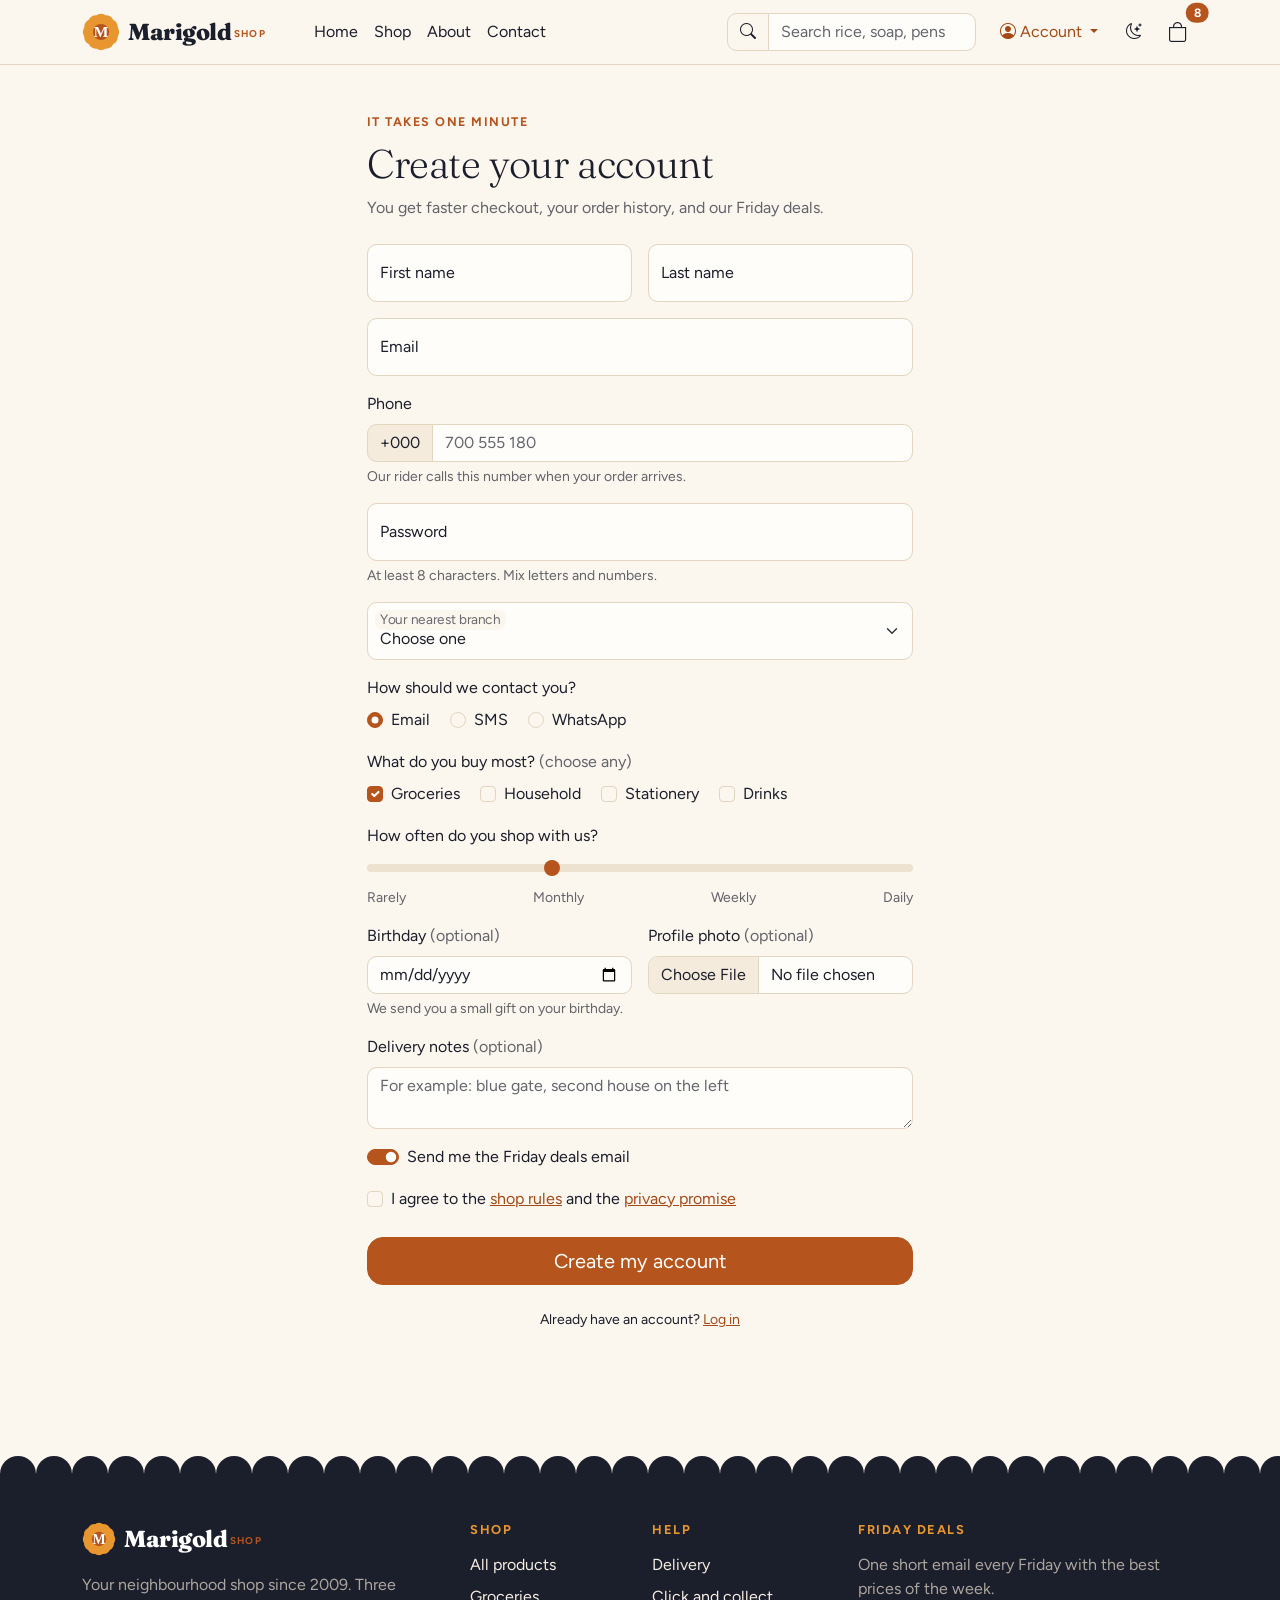
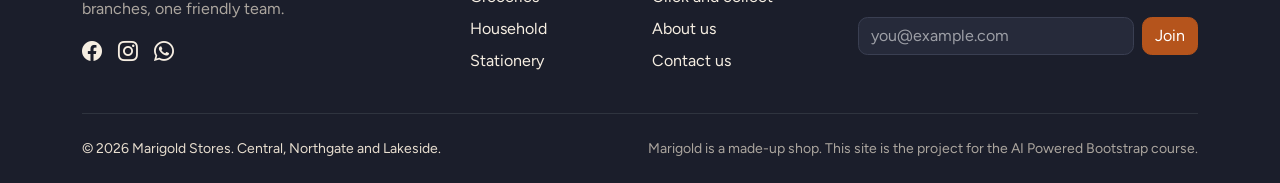
<file: register.html>
<!doctype html>
<!--
  Marigold Shop: register.html
  Bootstrap parts on this page: every form control: floating labels, input group, select, radios, checkboxes, switch, range, date, file, textarea, help text, validation
  Marigold is a made-up shop. Every name, phone number and address is invented.
-->
<html lang="en" data-bs-theme="light">
<head>
  <meta charset="utf-8">
  <meta name="viewport" content="width=device-width, initial-scale=1">
  <title>Create an account | Marigold Shop</title>
  <meta name="description" content="Create a free Marigold account for faster checkout and Friday deals.">
  <link rel="icon" href="images/favicon.svg" type="image/svg+xml">

  <!-- Fonts: Fraunces for headings, Figtree for text, Caveat for handwritten notes -->
  <link rel="preconnect" href="https://fonts.googleapis.com">
  <link rel="preconnect" href="https://fonts.gstatic.com" crossorigin>
  <link href="https://fonts.googleapis.com/css2?family=Caveat:wght@600&amp;family=Figtree:wght@400;500;600;700;800&amp;family=Fraunces:opsz,wght@9..144,600..800&amp;display=swap" rel="stylesheet">

  <!-- Bootstrap 5.3 and Bootstrap Icons from the CDN -->
  <link href="https://cdn.jsdelivr.net/npm/bootstrap@5.3.3/dist/css/bootstrap.min.css" rel="stylesheet">
  <link href="https://cdn.jsdelivr.net/npm/bootstrap-icons@1.11.3/font/bootstrap-icons.min.css" rel="stylesheet">

  <!-- Our own styles come last, so they win -->
  <link href="css/style.css" rel="stylesheet">
</head>
<body>

  <a class="visually-hidden-focusable position-absolute top-0 start-0 m-2 btn btn-primary z-3" href="#main">Skip to main content</a>

  <nav class="navbar navbar-expand-lg sticky-top bg-body border-bottom d-print-none" aria-label="Main menu">
    <div class="container">
      <a class="navbar-brand d-flex align-items-center gap-2" href="index.html">
        <img src="images/logo.svg" width="38" height="38" alt="">
        <span class="mg-brand">Marigold<small>shop</small></span>
      </a>

      <!-- These stay visible on phones, next to the menu button -->
      <div class="d-flex align-items-center gap-1 order-lg-last ms-auto ms-lg-2">
        <button type="button" class="btn mg-icon-btn" id="themeToggle">
          <i class="bi bi-moon-stars" aria-hidden="true"></i><span class="visually-hidden">Switch to dark mode</span>
        </button>
        <a href="cart.html" class="btn mg-icon-btn position-relative" aria-label="Cart, 8 items">
          <i class="bi bi-bag fs-5" aria-hidden="true"></i>
          <span id="cartCount" class="position-absolute top-0 start-100 translate-middle badge rounded-pill text-bg-primary">8</span>
        </a>
        <button class="navbar-toggler ms-1" type="button" data-bs-toggle="collapse" data-bs-target="#mainNav"
                aria-controls="mainNav" aria-expanded="false" aria-label="Open the menu">
          <span class="navbar-toggler-icon"></span>
        </button>
      </div>

      <div class="collapse navbar-collapse" id="mainNav">
        <ul class="navbar-nav ms-lg-4 me-auto mb-2 mb-lg-0">
          <li class="nav-item"><a class="nav-link" href="index.html">Home</a></li>
          <li class="nav-item"><a class="nav-link" href="products.html">Shop</a></li>
          <li class="nav-item"><a class="nav-link" href="about.html">About</a></li>
          <li class="nav-item"><a class="nav-link" href="contact.html">Contact</a></li>
        </ul>

        <form class="my-2 my-lg-0 me-lg-3" role="search" action="products.html">
          <div class="input-group">
            <span class="input-group-text bg-body"><i class="bi bi-search" aria-hidden="true"></i></span>
            <input class="form-control" type="search" id="siteSearch" name="q" placeholder="Search rice, soap, pens" aria-label="Search the shop">
          </div>
        </form>

        <div class="dropdown">
          <button class="btn btn-link nav-link dropdown-toggle px-0 px-lg-2" type="button" data-bs-toggle="dropdown" aria-expanded="false">
            <i class="bi bi-person-circle me-1" aria-hidden="true"></i>Account
          </button>
          <ul class="dropdown-menu dropdown-menu-lg-end">
            <li><a class="dropdown-item" href="login.html">Log in</a></li>
            <li><a class="dropdown-item" href="register.html">Create an account</a></li>
            <li><hr class="dropdown-divider"></li>
            <li><a class="dropdown-item" href="admin/index.html"><i class="bi bi-speedometer2 me-2" aria-hidden="true"></i>Staff dashboard</a></li>
          </ul>
        </div>
      </div>
    </div>
  </nav>

  <main id="main" class="container py-5">
    <div class="row justify-content-center">
      <div class="col-md-8 col-lg-6">
        <p class="mg-eyebrow mb-2">It takes one minute</p>
        <h1 class="display-6 mb-2">Create your account</h1>
        <p class="text-body-secondary mb-4">You get faster checkout, your order history, and our Friday deals.</p>

        <form id="registerForm" class="row g-3 needs-validation" novalidate>
          <div class="col-sm-6">
            <div class="form-floating">
              <input type="text" class="form-control" id="regFirst" placeholder="First name" autocomplete="given-name" required>
              <label for="regFirst">First name</label>
              <div class="invalid-feedback">Please enter your first name.</div>
            </div>
          </div>
          <div class="col-sm-6">
            <div class="form-floating">
              <input type="text" class="form-control" id="regLast" placeholder="Last name" autocomplete="family-name" required>
              <label for="regLast">Last name</label>
              <div class="invalid-feedback">Please enter your last name.</div>
            </div>
          </div>
          <div class="col-12">
            <div class="form-floating">
              <input type="email" class="form-control" id="regEmail" placeholder="name@example.com" autocomplete="email" required>
              <label for="regEmail">Email</label>
              <div class="invalid-feedback">Please enter an email like name@example.com.</div>
            </div>
          </div>
          <div class="col-12">
            <label for="regPhone" class="form-label">Phone</label>
            <div class="input-group">
              <span class="input-group-text">+000</span>
              <input type="tel" class="form-control" id="regPhone" placeholder="700 555 180" autocomplete="tel-national" aria-describedby="regPhoneHelp">
            </div>
            <div id="regPhoneHelp" class="form-text">Our rider calls this number when your order arrives.</div>
          </div>
          <div class="col-12">
            <div class="form-floating">
              <input type="password" class="form-control" id="regPassword" placeholder="Password" minlength="8" autocomplete="new-password" aria-describedby="regPasswordHelp" required>
              <label for="regPassword">Password</label>
              <div class="invalid-feedback">Your password needs at least 8 characters.</div>
            </div>
            <div id="regPasswordHelp" class="form-text">At least 8 characters. Mix letters and numbers.</div>
          </div>
          <div class="col-12">
            <div class="form-floating">
              <select class="form-select" id="regBranch" required>
                <option selected disabled value="">Choose one</option>
                <option>Central</option>
                <option>Northgate</option>
                <option>Lakeside</option>
              </select>
              <label for="regBranch">Your nearest branch</label>
              <div class="invalid-feedback">Please choose a branch.</div>
            </div>
          </div>

          <fieldset class="col-12">
            <legend class="form-label fs-6">How should we contact you?</legend>
            <div class="form-check form-check-inline">
              <input class="form-check-input" type="radio" name="contactBy" id="byEmail" checked>
              <label class="form-check-label" for="byEmail">Email</label>
            </div>
            <div class="form-check form-check-inline">
              <input class="form-check-input" type="radio" name="contactBy" id="bySms">
              <label class="form-check-label" for="bySms">SMS</label>
            </div>
            <div class="form-check form-check-inline">
              <input class="form-check-input" type="radio" name="contactBy" id="byWhatsapp">
              <label class="form-check-label" for="byWhatsapp">WhatsApp</label>
            </div>
          </fieldset>

          <fieldset class="col-12">
            <legend class="form-label fs-6">What do you buy most? <span class="text-body-secondary">(choose any)</span></legend>
            <div class="form-check form-check-inline">
              <input class="form-check-input" type="checkbox" id="likeGroceries" checked>
              <label class="form-check-label" for="likeGroceries">Groceries</label>
            </div>
            <div class="form-check form-check-inline">
              <input class="form-check-input" type="checkbox" id="likeHousehold">
              <label class="form-check-label" for="likeHousehold">Household</label>
            </div>
            <div class="form-check form-check-inline">
              <input class="form-check-input" type="checkbox" id="likeStationery">
              <label class="form-check-label" for="likeStationery">Stationery</label>
            </div>
            <div class="form-check form-check-inline">
              <input class="form-check-input" type="checkbox" id="likeDrinks">
              <label class="form-check-label" for="likeDrinks">Drinks</label>
            </div>
          </fieldset>

          <div class="col-12">
            <label for="regOften" class="form-label">How often do you shop with us?</label>
            <input type="range" class="form-range" id="regOften" min="1" max="4" value="2">
            <div class="d-flex justify-content-between small text-body-secondary" aria-hidden="true">
              <span>Rarely</span><span>Monthly</span><span>Weekly</span><span>Daily</span>
            </div>
          </div>

          <div class="col-sm-6">
            <label for="regBirthday" class="form-label">Birthday <span class="text-body-secondary">(optional)</span></label>
            <input type="date" class="form-control" id="regBirthday" aria-describedby="regBirthdayHelp">
            <div id="regBirthdayHelp" class="form-text">We send you a small gift on your birthday.</div>
          </div>
          <div class="col-sm-6">
            <label for="regPhoto" class="form-label">Profile photo <span class="text-body-secondary">(optional)</span></label>
            <input class="form-control" type="file" id="regPhoto" accept="image/*">
          </div>

          <div class="col-12">
            <label for="regNotes" class="form-label">Delivery notes <span class="text-body-secondary">(optional)</span></label>
            <textarea class="form-control" id="regNotes" rows="2" placeholder="For example: blue gate, second house on the left"></textarea>
          </div>

          <div class="col-12">
            <div class="form-check form-switch">
              <input class="form-check-input" type="checkbox" role="switch" id="regDeals" checked>
              <label class="form-check-label" for="regDeals">Send me the Friday deals email</label>
            </div>
          </div>

          <div class="col-12">
            <div class="form-check">
              <input class="form-check-input" type="checkbox" id="regTerms" required>
              <label class="form-check-label" for="regTerms">I agree to the <a href="#">shop rules</a> and the <a href="#">privacy promise</a></label>
              <div class="invalid-feedback">You must agree before you can join.</div>
            </div>
          </div>

          <div class="col-12 mt-4">
            <button type="submit" class="btn btn-primary btn-lg w-100">Create my account</button>
          </div>
        </form>

        <p class="text-center small mt-4 mb-0">Already have an account? <a href="login.html">Log in</a></p>
      </div>
    </div>
  </main>

  <footer class="mg-footer pt-5 pb-4 d-print-none">
    <div class="container">
      <div class="row g-4 g-lg-5">
        <div class="col-md-4">
          <a href="index.html" class="d-inline-flex align-items-center gap-2 mb-3">
            <img src="images/logo.svg" width="34" height="34" alt="">
            <span class="mg-brand text-white">Marigold<small>shop</small></span>
          </a>
          <p class="text-body-secondary">Your neighbourhood shop since 2009. Three branches, one friendly team.</p>
          <div class="d-flex gap-3 fs-5">
            <a href="#" aria-label="Marigold on Facebook"><i class="bi bi-facebook" aria-hidden="true"></i></a>
            <a href="#" aria-label="Marigold on Instagram"><i class="bi bi-instagram" aria-hidden="true"></i></a>
            <a href="#" aria-label="Chat with Marigold on WhatsApp"><i class="bi bi-whatsapp" aria-hidden="true"></i></a>
          </div>
        </div>

        <div class="col-md-4">
          <div class="row">
            <div class="col-6">
              <h2 class="mb-3">Shop</h2>
              <ul class="list-unstyled d-grid gap-2">
                <li><a href="products.html">All products</a></li>
                <li><a href="products.html">Groceries</a></li>
                <li><a href="products.html">Household</a></li>
                <li><a href="products.html">Stationery</a></li>
              </ul>
            </div>
            <div class="col-6">
              <h2 class="mb-3">Help</h2>
              <ul class="list-unstyled d-grid gap-2">
                <li><a href="contact.html#faq">Delivery</a></li>
                <li><a href="contact.html#faq">Click and collect</a></li>
                <li><a href="about.html">About us</a></li>
                <li><a href="contact.html">Contact us</a></li>
              </ul>
            </div>
          </div>
        </div>

        <div class="col-md-4">
          <h2 class="mb-3">Friday deals</h2>
          <p class="text-body-secondary">One short email every Friday with the best prices of the week.</p>
          <form class="d-flex gap-2" action="#">
            <label for="newsletterEmail" class="visually-hidden">Your email address</label>
            <input type="email" class="form-control" id="newsletterEmail" placeholder="you@example.com">
            <button type="submit" class="btn btn-primary">Join</button>
          </form>
        </div>
      </div>

      <hr class="my-4 border-secondary">

      <div class="d-flex flex-column flex-md-row justify-content-between gap-2 small">
        <p class="mb-0">&copy; <span id="year">2026</span> Marigold Stores. Central, Northgate and Lakeside.</p>
        <p class="mb-0 text-body-secondary">Marigold is a made-up shop. This site is the project for the AI Powered Bootstrap course.</p>
      </div>
    </div>
  </footer>

  <script src="https://cdn.jsdelivr.net/npm/bootstrap@5.3.3/dist/js/bootstrap.bundle.min.js"></script>
  <script src="js/marigold.js"></script>
</body>
</html>
</file>
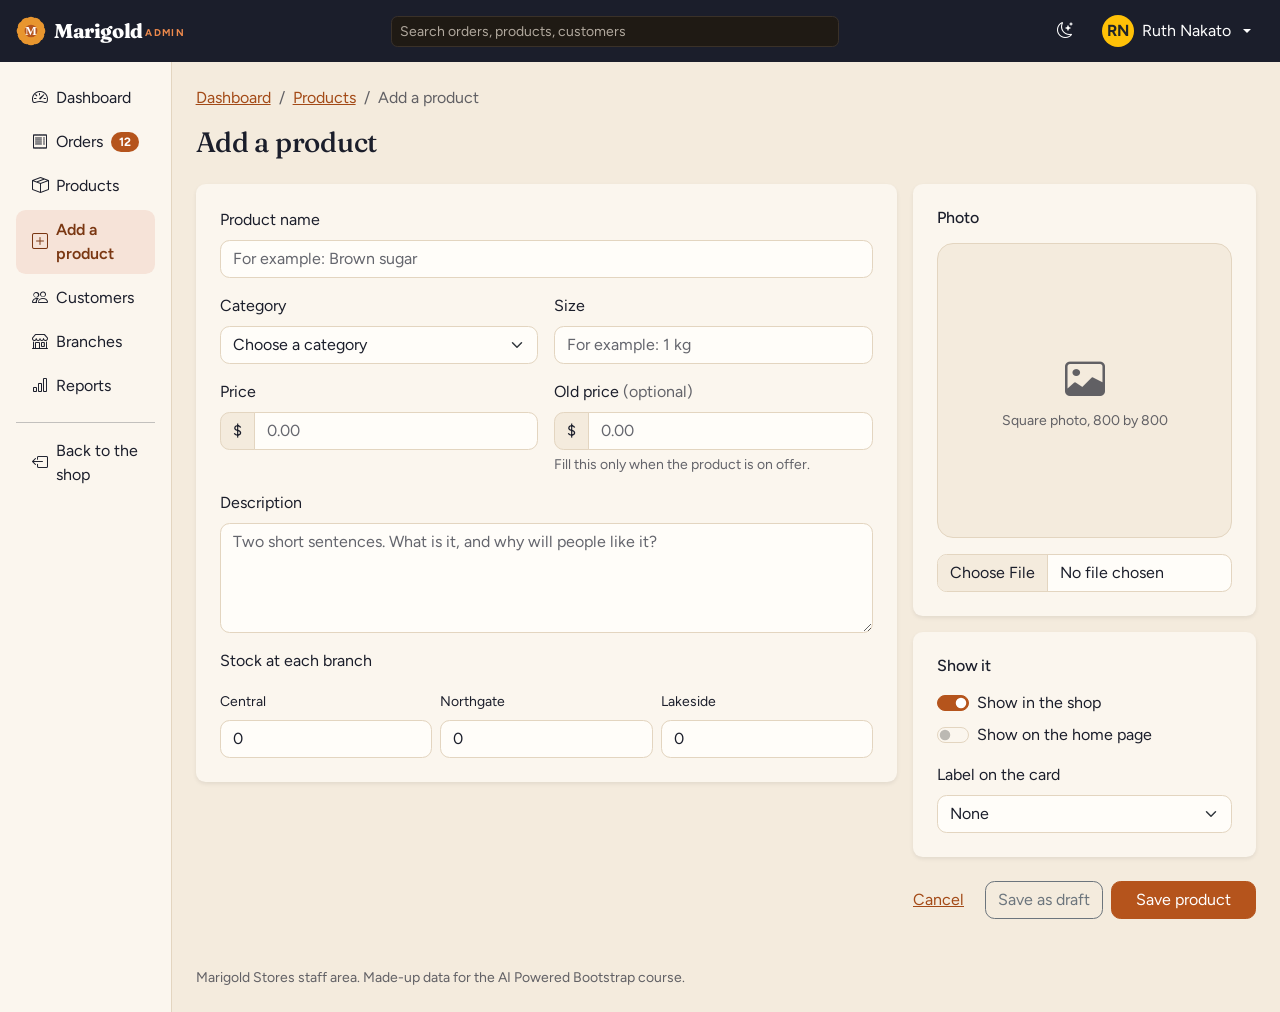
<file: admin/product-new.html>
<!doctype html>
<!--
  Marigold Shop: admin/product-new.html
  Bootstrap parts on this page: breadcrumb, cards, form controls, input group, select, file input, switches, ratio, validation, offcanvas
  Marigold is a made-up shop. Every name, phone number and address is invented.
-->
<html lang="en" data-bs-theme="light">
<head>
  <meta charset="utf-8">
  <meta name="viewport" content="width=device-width, initial-scale=1">
  <title>Add a product | Marigold Shop</title>
  <meta name="robots" content="noindex">
  <meta name="description" content="Marigold staff dashboard.">
  <link rel="icon" href="../images/favicon.svg" type="image/svg+xml">

  <!-- Fonts: Fraunces for headings, Figtree for text, Caveat for handwritten notes -->
  <link rel="preconnect" href="https://fonts.googleapis.com">
  <link rel="preconnect" href="https://fonts.gstatic.com" crossorigin>
  <link href="https://fonts.googleapis.com/css2?family=Caveat:wght@600&amp;family=Figtree:wght@400;500;600;700;800&amp;family=Fraunces:opsz,wght@9..144,600..800&amp;display=swap" rel="stylesheet">

  <!-- Bootstrap 5.3 and Bootstrap Icons from the CDN -->
  <link href="https://cdn.jsdelivr.net/npm/bootstrap@5.3.3/dist/css/bootstrap.min.css" rel="stylesheet">
  <link href="https://cdn.jsdelivr.net/npm/bootstrap-icons@1.11.3/font/bootstrap-icons.min.css" rel="stylesheet">

  <!-- Our own styles come last, so they win -->
  <link href="../css/style.css" rel="stylesheet">
</head>
<body class="bg-body-tertiary">
  <a class="visually-hidden-focusable position-absolute top-0 start-0 m-2 btn btn-primary z-3" href="#main">Skip to main content</a>

  <!-- Dark top bar -->
  <header class="navbar flex-nowrap mg-admin-top sticky-top px-3 py-2" data-bs-theme="dark">
    <div class="d-flex align-items-center gap-2">
      <button class="btn btn-link text-white d-lg-none px-1" type="button" data-bs-toggle="offcanvas" data-bs-target="#adminSide" aria-controls="adminSide" aria-label="Open the side menu">
        <i class="bi bi-list fs-4" aria-hidden="true"></i>
      </button>
      <a class="navbar-brand d-flex align-items-center gap-2 me-0" href="index.html">
        <img src="../images/logo.svg" width="30" height="30" alt="">
        <span class="mg-brand text-white fs-5">Marigold<small>admin</small></span>
      </a>
    </div>
    <form class="d-none d-md-block flex-grow-1 mx-4" style="max-width: 28rem;" role="search">
      <input class="form-control form-control-sm" type="search" placeholder="Search orders, products, customers" aria-label="Search the dashboard">
    </form>
    <div class="d-flex align-items-center gap-1">
      <button type="button" class="btn mg-icon-btn text-white" id="themeToggle">
        <i class="bi bi-moon-stars" aria-hidden="true"></i><span class="visually-hidden">Switch to dark mode</span>
      </button>
      <div class="dropdown">
        <button class="btn btn-link text-white text-decoration-none dropdown-toggle d-flex align-items-center gap-2" type="button" data-bs-toggle="dropdown" aria-expanded="false">
          <span class="rounded-circle bg-warning text-dark fw-bold d-inline-grid" style="width: 2rem; height: 2rem; place-items: center;" aria-hidden="true">RN</span>
          <span class="d-none d-sm-inline">Ruth Nakato</span>
        </button>
        <ul class="dropdown-menu dropdown-menu-end">
          <li><a class="dropdown-item" href="#">My profile</a></li>
          <li><a class="dropdown-item" href="../index.html">Back to the shop</a></li>
          <li><hr class="dropdown-divider"></li>
          <li><a class="dropdown-item" href="../login.html">Log out</a></li>
        </ul>
      </div>
    </div>
  </header>

  <div class="d-lg-flex">
    <!-- Sidebar: a slide-in panel on phones, fixed on the left on laptops -->
    <aside class="offcanvas-lg offcanvas-start mg-admin-side bg-body border-end" tabindex="-1" id="adminSide" aria-labelledby="adminSideLabel">
      <div class="offcanvas-header border-bottom">
        <h2 class="offcanvas-title h5" id="adminSideLabel">Menu</h2>
        <button type="button" class="btn-close" data-bs-dismiss="offcanvas" data-bs-target="#adminSide" aria-label="Close the menu"></button>
      </div>
      <div class="offcanvas-body d-block p-3">
        <nav class="nav flex-column gap-1" aria-label="Dashboard menu">
              <a class="nav-link d-flex align-items-center gap-2" href="index.html"><i class="bi bi-speedometer2" aria-hidden="true"></i>Dashboard</a>
              <a class="nav-link d-flex align-items-center gap-2" href="#"><i class="bi bi-receipt" aria-hidden="true"></i>Orders<span class="badge rounded-pill text-bg-primary ms-auto">12</span></a>
              <a class="nav-link d-flex align-items-center gap-2" href="#"><i class="bi bi-box-seam" aria-hidden="true"></i>Products</a>
              <a class="nav-link d-flex align-items-center gap-2 active" aria-current="page" href="product-new.html"><i class="bi bi-plus-square" aria-hidden="true"></i>Add a product</a>
              <a class="nav-link d-flex align-items-center gap-2" href="#"><i class="bi bi-people" aria-hidden="true"></i>Customers</a>
              <a class="nav-link d-flex align-items-center gap-2" href="#"><i class="bi bi-shop" aria-hidden="true"></i>Branches</a>
              <a class="nav-link d-flex align-items-center gap-2" href="#"><i class="bi bi-bar-chart" aria-hidden="true"></i>Reports</a>
        </nav>
        <hr>
        <a class="nav-link d-flex align-items-center gap-2 px-3" href="../index.html"><i class="bi bi-box-arrow-left" aria-hidden="true"></i>Back to the shop</a>
      </div>
    </aside>

    <main id="main" class="flex-grow-1 p-3 p-lg-4" style="min-width: 0;">

      <nav aria-label="breadcrumb">
        <ol class="breadcrumb small">
          <li class="breadcrumb-item"><a href="index.html">Dashboard</a></li>
          <li class="breadcrumb-item"><a href="#">Products</a></li>
          <li class="breadcrumb-item active" aria-current="page">Add a product</li>
        </ol>
      </nav>
      <h1 class="h3 mb-4">Add a product</h1>

      <form id="productForm" class="needs-validation" novalidate>
        <div class="row g-3">
          <div class="col-lg-8">
            <div class="card border-0 shadow-sm">
              <div class="card-body p-4 row g-3">
                <div class="col-12">
                  <label for="pName" class="form-label">Product name</label>
                  <input type="text" class="form-control" id="pName" placeholder="For example: Brown sugar" required>
                  <div class="invalid-feedback">Every product needs a name.</div>
                </div>
                <div class="col-md-6">
                  <label for="pCategory" class="form-label">Category</label>
                  <select class="form-select" id="pCategory" required>
                    <option selected disabled value="">Choose a category</option>
                    <option>Groceries</option>
                    <option>Dairy</option>
                    <option>Bakery</option>
                    <option>Household</option>
                    <option>Personal care</option>
                    <option>Stationery</option>
                    <option>Drinks</option>
                  </select>
                  <div class="invalid-feedback">Please choose a category.</div>
                </div>
                <div class="col-md-6">
                  <label for="pSize" class="form-label">Size</label>
                  <input type="text" class="form-control" id="pSize" placeholder="For example: 1 kg" required>
                  <div class="invalid-feedback">Please add the size.</div>
                </div>
                <div class="col-md-6">
                  <label for="pPrice" class="form-label">Price</label>
                  <div class="input-group has-validation">
                    <span class="input-group-text">$</span>
                    <input type="number" class="form-control" id="pPrice" min="0.01" step="0.01" placeholder="0.00" required>
                    <div class="invalid-feedback">Please add a price above $0.</div>
                  </div>
                </div>
                <div class="col-md-6">
                  <label for="pWas" class="form-label">Old price <span class="text-body-secondary">(optional)</span></label>
                  <div class="input-group">
                    <span class="input-group-text">$</span>
                    <input type="number" class="form-control" id="pWas" min="0" step="0.01" placeholder="0.00" aria-describedby="pWasHelp">
                  </div>
                  <div id="pWasHelp" class="form-text">Fill this only when the product is on offer.</div>
                </div>
                <div class="col-12">
                  <label for="pDesc" class="form-label">Description</label>
                  <textarea class="form-control" id="pDesc" rows="4" placeholder="Two short sentences. What is it, and why will people like it?"></textarea>
                </div>
                <fieldset class="col-12">
                  <legend class="form-label fs-6">Stock at each branch</legend>
                  <div class="row g-2">
                    <div class="col-4"><label for="sCentral" class="form-label small">Central</label><input type="number" class="form-control" id="sCentral" min="0" value="0"></div>
                    <div class="col-4"><label for="sNorthgate" class="form-label small">Northgate</label><input type="number" class="form-control" id="sNorthgate" min="0" value="0"></div>
                    <div class="col-4"><label for="sLakeside" class="form-label small">Lakeside</label><input type="number" class="form-control" id="sLakeside" min="0" value="0"></div>
                  </div>
                </fieldset>
              </div>
            </div>
          </div>

          <div class="col-lg-4 d-flex flex-column gap-3">
            <div class="card border-0 shadow-sm">
              <div class="card-body p-4">
                <h2 class="h6 mb-3" style="font-family: inherit;">Photo</h2>
                <div class="ratio ratio-1x1 bg-body-tertiary border rounded-3 mb-3">
                  <div class="d-flex flex-column align-items-center justify-content-center text-body-secondary">
                    <i class="bi bi-image fs-1" aria-hidden="true"></i>
                    <span class="small">Square photo, 800 by 800</span>
                  </div>
                </div>
                <label for="pPhoto" class="visually-hidden">Choose a photo</label>
                <input class="form-control" type="file" id="pPhoto" accept="image/webp,image/jpeg,image/png">
              </div>
            </div>
            <div class="card border-0 shadow-sm">
              <div class="card-body p-4">
                <h2 class="h6 mb-3" style="font-family: inherit;">Show it</h2>
                <div class="form-check form-switch mb-2">
                  <input class="form-check-input" type="checkbox" role="switch" id="pVisible" checked>
                  <label class="form-check-label" for="pVisible">Show in the shop</label>
                </div>
                <div class="form-check form-switch mb-3">
                  <input class="form-check-input" type="checkbox" role="switch" id="pFeatured">
                  <label class="form-check-label" for="pFeatured">Show on the home page</label>
                </div>
                <label for="pBadge" class="form-label">Label on the card</label>
                <select class="form-select" id="pBadge">
                  <option selected>None</option>
                  <option>Best seller</option>
                  <option>Fresh today</option>
                  <option>New</option>
                </select>
              </div>
            </div>
          </div>
        </div>

        <div class="d-flex flex-wrap justify-content-end gap-2 mt-4">
          <a href="index.html" class="btn btn-link">Cancel</a>
          <button type="button" class="btn btn-outline-secondary">Save as draft</button>
          <button type="submit" class="btn btn-primary px-4">Save product</button>
        </div>
      </form>

      <p class="small text-body-secondary mt-5 mb-0">Marigold Stores staff area. Made-up data for the AI Powered Bootstrap course.</p>
    </main>
  </div>

  <script src="https://cdn.jsdelivr.net/npm/bootstrap@5.3.3/dist/js/bootstrap.bundle.min.js"></script>
  <script src="../js/marigold.js"></script>
</body>
</html>
</file>
<file: css/style.css>
/* =========================================================
   Marigold Shop, style.css
   Bootstrap does most of the work. This file only does two jobs:
   1. The Marigold theme: our colours, fonts and corners (lesson 44).
   2. A few small Marigold touches Bootstrap does not have.
   ========================================================= */


/* ---------- 1. The Marigold theme, light mode ---------- */
:root,
[data-bs-theme="light"] {
  /* Our colours */
  --mg-rust: #B5541C;
  --mg-rust-dark: #8F4013;
  --mg-gold: #E8962F;
  --mg-tag: #FFE28A;
  --mg-ink: #1B1E2B;
  --mg-leaf: #2F6B4F;
  --mg-paper: #FBF6EE;

  /* Fonts */
  --bs-body-font-family: "Figtree", system-ui, sans-serif;
  --mg-display: "Fraunces", Georgia, serif;
  --mg-hand: "Caveat", "Comic Sans MS", cursive;

  /* Page colours */
  --bs-body-bg: #FBF6EE;
  --bs-body-bg-rgb: 251, 246, 238;
  --bs-body-color: #1B1E2B;
  --bs-body-color-rgb: 27, 30, 43;
  --bs-secondary-color: rgba(27, 30, 43, .68);
  --bs-tertiary-bg: #F4EBDD;
  --bs-tertiary-bg-rgb: 244, 235, 221;
  --bs-secondary-bg: #EDE1CF;
  --bs-border-color: #E3D5C0;
  --bs-heading-color: #1B1E2B;

  /* Rust instead of Bootstrap blue */
  --bs-primary: #B5541C;
  --bs-primary-rgb: 181, 84, 28;
  --bs-primary-bg-subtle: #F6E3D8;
  --bs-primary-border-subtle: #EBC2A8;
  --bs-primary-text-emphasis: #7A3712;
  --bs-link-color: #A34A17;
  --bs-link-color-rgb: 163, 74, 23;
  --bs-link-hover-color: #7A3712;
  --bs-link-hover-color-rgb: 122, 55, 18;
  --bs-focus-ring-color: rgba(181, 84, 28, .3);

  /* Softer corners */
  --bs-border-radius: .6rem;
  --bs-border-radius-sm: .4rem;
  --bs-border-radius-lg: 1rem;
}


/* ---------- 1b. Dark mode ---------- */
[data-bs-theme="dark"] {
  --mg-paper: #17140F;
  --mg-tag: #F6D46B;

  --bs-body-bg: #17140F;
  --bs-body-bg-rgb: 23, 20, 15;
  --bs-body-color: #EFE6D8;
  --bs-body-color-rgb: 239, 230, 216;
  --bs-secondary-color: rgba(239, 230, 216, .7);
  --bs-tertiary-bg: #211C16;
  --bs-tertiary-bg-rgb: 33, 28, 22;
  --bs-secondary-bg: #2B241C;
  --bs-border-color: #3A3128;
  --bs-heading-color: #F6EEE2;

  --bs-primary: #EE8A4C;
  --bs-primary-rgb: 238, 138, 76;
  --bs-primary-bg-subtle: #3A2416;
  --bs-primary-border-subtle: #6B3A1D;
  --bs-primary-text-emphasis: #F4B48A;
  --bs-link-color: #F29A62;
  --bs-link-color-rgb: 242, 154, 98;
  --bs-link-hover-color: #F7BC93;
  --bs-link-hover-color-rgb: 247, 188, 147;
  --bs-focus-ring-color: rgba(238, 138, 76, .35);
}


/* ---------- 1c. Bootstrap parts that still use blue ---------- */
.btn-primary {
  --bs-btn-color: #fff;
  --bs-btn-bg: #B5541C;
  --bs-btn-border-color: #B5541C;
  --bs-btn-hover-color: #fff;
  --bs-btn-hover-bg: #9A4616;
  --bs-btn-hover-border-color: #9A4616;
  --bs-btn-active-color: #fff;
  --bs-btn-active-bg: #7F3A12;
  --bs-btn-active-border-color: #7F3A12;
  --bs-btn-disabled-color: #fff;
  --bs-btn-disabled-bg: #B5541C;
  --bs-btn-disabled-border-color: #B5541C;
  --bs-btn-focus-shadow-rgb: 181, 84, 28;
}

.btn-outline-primary {
  --bs-btn-color: #A34A17;
  --bs-btn-border-color: #B5541C;
  --bs-btn-hover-color: #fff;
  --bs-btn-hover-bg: #B5541C;
  --bs-btn-hover-border-color: #B5541C;
  --bs-btn-active-color: #fff;
  --bs-btn-active-bg: #9A4616;
  --bs-btn-active-border-color: #9A4616;
  --bs-btn-focus-shadow-rgb: 181, 84, 28;
}

/* In dark mode a bright orange button needs dark text to be readable */
[data-bs-theme="dark"] .btn-primary {
  --bs-btn-color: #17140F;
  --bs-btn-bg: #EE8A4C;
  --bs-btn-border-color: #EE8A4C;
  --bs-btn-hover-color: #17140F;
  --bs-btn-hover-bg: #F4A271;
  --bs-btn-hover-border-color: #F4A271;
  --bs-btn-active-color: #17140F;
  --bs-btn-active-bg: #F7B994;
  --bs-btn-active-border-color: #F7B994;
  --bs-btn-disabled-color: #17140F;
  --bs-btn-disabled-bg: #EE8A4C;
  --bs-btn-disabled-border-color: #EE8A4C;
}

[data-bs-theme="dark"] .btn-outline-primary {
  --bs-btn-color: #F29A62;
  --bs-btn-border-color: #EE8A4C;
  --bs-btn-hover-color: #17140F;
  --bs-btn-hover-bg: #EE8A4C;
  --bs-btn-hover-border-color: #EE8A4C;
  --bs-btn-active-color: #17140F;
  --bs-btn-active-bg: #F4A271;
  --bs-btn-active-border-color: #F4A271;
}

.pagination {
  --bs-pagination-color: var(--bs-link-color);
  --bs-pagination-hover-color: var(--bs-link-hover-color);
  --bs-pagination-focus-color: var(--bs-link-hover-color);
  --bs-pagination-focus-box-shadow: 0 0 0 .25rem var(--bs-focus-ring-color);
  --bs-pagination-active-bg: var(--bs-primary);
  --bs-pagination-active-border-color: var(--bs-primary);
  --bs-pagination-active-color: #fff;
}
[data-bs-theme="dark"] .pagination { --bs-pagination-active-color: #17140F; }

.nav-pills {
  --bs-nav-pills-link-active-bg: var(--bs-primary);
  --bs-nav-pills-link-active-color: #fff;
}
[data-bs-theme="dark"] .nav-pills { --bs-nav-pills-link-active-color: #17140F; }

.nav-link { --bs-nav-link-color: var(--bs-link-color); --bs-nav-link-hover-color: var(--bs-link-hover-color); }
.navbar-nav .nav-link { --bs-nav-link-color: var(--bs-body-color); }

.progress { --bs-progress-bar-bg: var(--bs-primary); }

.list-group {
  --bs-list-group-active-bg: var(--bs-primary);
  --bs-list-group-active-border-color: var(--bs-primary);
  --bs-list-group-active-color: #fff;
}
[data-bs-theme="dark"] .list-group { --bs-list-group-active-color: #17140F; }

.dropdown-menu {
  --bs-dropdown-link-active-bg: var(--bs-primary);
}

.form-control:focus,
.form-select:focus,
.form-check-input:focus {
  border-color: var(--bs-primary-border-subtle);
  box-shadow: 0 0 0 .25rem var(--bs-focus-ring-color);
}

.form-check-input:checked {
  background-color: var(--bs-primary);
  border-color: var(--bs-primary);
}

.form-range::-webkit-slider-thumb { background-color: var(--bs-primary); }
.form-range::-moz-range-thumb { background-color: var(--bs-primary); }

.text-bg-primary { background-color: var(--bs-primary) !important; }

.accordion {
  --bs-accordion-active-bg: var(--bs-primary-bg-subtle);
  --bs-accordion-active-color: var(--bs-primary-text-emphasis);
  --bs-accordion-btn-focus-box-shadow: 0 0 0 .25rem var(--bs-focus-ring-color);
}


/* Form boxes a little lighter than the page, so they are easy to see */
[data-bs-theme="light"] .form-control,
[data-bs-theme="light"] .form-select { background-color: #FFFDF9; }
[data-bs-theme="dark"] .form-control,
[data-bs-theme="dark"] .form-select { background-color: #1F1A14; }


/* ---------- 1d. Images ---------- */
/* Our img tags carry width and height so the page does not jump while
   pictures load (lesson 46). This line keeps them in shape when they shrink. */
:where(img[width][height]) { height: auto; }


/* ---------- 2. Type ---------- */
h1, h2, h3, .display-4, .display-5, .mg-display {
  font-family: var(--mg-display);
  font-weight: 700;
  letter-spacing: -.01em;
}

.mg-eyebrow {
  font-family: var(--bs-body-font-family);
  font-size: .78rem;
  font-weight: 700;
  letter-spacing: .12em;
  text-transform: uppercase;
  color: var(--bs-primary);
}

/* A handwritten note, like a sticky note in the shop */
.mg-hand {
  font-family: var(--mg-hand);
  font-size: 1.6rem;
  line-height: 1.1;
  color: var(--bs-primary);
}

/* A wavy line under one important word */
.mg-wave {
  background: url("data:image/svg+xml,%3Csvg xmlns='http://www.w3.org/2000/svg' viewBox='0 0 120 12'%3E%3Cpath d='M2 8 Q 17 2 32 7 T 62 7 T 92 7 T 118 6' fill='none' stroke='%23E8962F' stroke-width='4' stroke-linecap='round'/%3E%3C/svg%3E") bottom left / 100% .35em no-repeat;
  padding-bottom: .12em;
}


/* ---------- 3. Navbar ---------- */
.mg-brand {
  font-family: var(--mg-display);
  font-weight: 800;
  font-size: 1.45rem;
  letter-spacing: -.02em;
  color: var(--bs-body-color);
}
.mg-brand small {
  font-family: var(--bs-body-font-family);
  font-size: .62rem;
  font-weight: 700;
  letter-spacing: .14em;
  text-transform: uppercase;
  color: var(--bs-primary);
  vertical-align: middle;
  margin-left: .15rem;
}

.navbar .nav-link.active { color: var(--bs-primary); font-weight: 600; }

.mg-ribbon {
  background: var(--mg-ink);
  color: #F6EEE2;
  border: 0;
  border-radius: 0;
  font-size: .92rem;
}
.mg-ribbon strong { color: var(--mg-tag); }
.mg-ribbon .btn-close { filter: invert(1); }


/* ---------- 4. Home page ---------- */
.mg-hero-shelf { border-radius: var(--bs-border-radius-lg); }

.mg-note {
  position: absolute;
  left: -1rem;
  bottom: 1.5rem;
  max-width: 13rem;
  background: var(--mg-tag);
  color: var(--mg-ink);
  padding: .75rem 1rem;
  transform: rotate(-4deg);
  box-shadow: 0 6px 0 rgba(0, 0, 0, .08);
}
.mg-note .mg-hand { color: var(--mg-ink); font-size: 1.45rem; }

.carousel-caption.mg-caption {
  left: 10%;
  right: auto;
  bottom: 18%;
  max-width: 34%;
  text-align: start;
  color: var(--mg-ink);
}
.carousel-caption.mg-caption h2 { font-size: clamp(1.4rem, 2.6vw, 2.4rem); }
.carousel-indicators [data-bs-target] { background-color: var(--mg-ink); }
.carousel-control-prev-icon,
.carousel-control-next-icon { filter: invert(1) grayscale(1); }

.mg-number {
  font-family: var(--mg-display);
  font-size: 3.5rem;
  line-height: 1;
  color: var(--mg-gold);
}

/* The branches band: three stops on one road */
.mg-road { position: relative; }
.mg-road::before {
  content: "";
  position: absolute;
  top: calc(var(--bs-gutter-y) + 1.125rem - 1.5px);
  left: 8%;
  right: 8%;
  border-top: 3px dashed rgba(246, 238, 226, .35);
}
.mg-stop {
  position: relative;
  width: 2.25rem;
  height: 2.25rem;
  border-radius: 50%;
  background: var(--mg-gold);
  color: var(--mg-ink);
  display: inline-grid;
  place-items: center;
  font-weight: 800;
  box-shadow: 0 0 0 6px var(--mg-ink);
}
.text-bg-dark.mg-band { background-color: var(--mg-ink) !important; --bs-heading-color: #F6EEE2; }
@media (max-width: 767.98px) {
  .mg-road::before { display: none; }
}


/* ---------- 5. Product cards and the price tag ---------- */
.product-card {
  border-color: var(--bs-border-color);
  transition: transform .15s ease, border-color .15s ease;
}
.product-card:hover {
  transform: translateY(-3px);
  border-color: var(--bs-primary-border-subtle);
}
.product-card .card-img-top { aspect-ratio: 1 / 1; object-fit: cover; }

/* Like the yellow price label on a shop shelf */
.mg-tag {
  display: inline-block;
  position: relative;
  background: var(--mg-tag);
  color: var(--mg-ink);
  font-family: var(--mg-display);
  font-weight: 800;
  font-variant-numeric: tabular-nums;
  padding: .1rem .7rem .1rem 1.15rem;
  clip-path: polygon(.6rem 0, 100% 0, 100% 100%, .6rem 100%, 0 50%);
}
.mg-tag::before {
  content: "";
  position: absolute;
  left: .55rem;
  top: 50%;
  width: .32rem;
  height: .32rem;
  margin-top: -.16rem;
  border-radius: 50%;
  background: var(--bs-body-bg);
}
.mg-tag-lg { font-size: 2rem; padding: .2rem 1.1rem .2rem 1.8rem; clip-path: polygon(1rem 0, 100% 0, 100% 100%, 1rem 100%, 0 50%); }
.mg-tag-lg::before { left: .85rem; width: .5rem; height: .5rem; margin-top: -.25rem; }

.mg-was { text-decoration: line-through; color: var(--bs-secondary-color); font-size: .85rem; }


/* ---------- 6. Cart: the order summary looks like a till receipt ---------- */
.mg-receipt {
  position: relative;
  background: #FFFDF8;
  color: var(--mg-ink);
  font-family: ui-monospace, "SFMono-Regular", Menlo, Consolas, monospace;
  font-size: .92rem;
  padding: 1.5rem 1.5rem 2.25rem;
  border: 1px solid #E8DCCB;
  border-bottom: 0;
}
.mg-receipt::after {
  content: "";
  position: absolute;
  left: -1px;
  right: -1px;
  bottom: -12px;
  height: 12px;
  background: url("data:image/svg+xml,%3Csvg xmlns='http://www.w3.org/2000/svg' viewBox='0 0 24 12'%3E%3Cpath d='M0 0 L12 12 L24 0Z' fill='%23FFFDF8'/%3E%3C/svg%3E") 0 0 / 24px 12px repeat-x;
}
.mg-receipt .list-group-item { background: transparent; color: inherit; border-color: #D9CCB8; border-style: dashed; }
.mg-receipt .btn, .mg-receipt .form-check-label { font-family: var(--bs-body-font-family); }
.mg-receipt .mg-total { font-size: 1.15rem; font-weight: 700; }
[data-bs-theme="dark"] .mg-receipt { border-color: #FFFDF8; }


/* ---------- 7. Footer with a petal edge ---------- */
.mg-footer {
  position: relative;
  background: var(--mg-ink);
  color: #E9DFD0;
  margin-top: 6rem;
}
.mg-footer::before {
  content: "";
  position: absolute;
  left: 0;
  right: 0;
  top: -18px;
  height: 18px;
  background: url("data:image/svg+xml,%3Csvg xmlns='http://www.w3.org/2000/svg' viewBox='0 0 36 18'%3E%3Cpath d='M0 18 A18 18 0 0 1 36 18Z' fill='%231B1E2B'/%3E%3C/svg%3E") 0 0 / 36px 18px repeat-x;
}
.mg-footer a { color: #F6EEE2; text-decoration: none; }
.mg-footer a:hover { color: var(--mg-tag); text-decoration: underline; }
.mg-footer .text-body-secondary { color: rgba(233, 223, 208, .7) !important; }
.mg-footer h2 { font-size: .8rem; font-family: var(--bs-body-font-family); letter-spacing: .12em; text-transform: uppercase; color: var(--mg-gold); }
.mg-footer .form-control { background: #262A3A; border-color: #3A3F52; color: #fff; }
.mg-footer .form-control::placeholder { color: rgba(255, 255, 255, .55); }


/* ---------- 8. About page ---------- */
.mg-side-nav { top: 6rem; }
.mg-signature { font-family: var(--mg-hand); font-size: 2.2rem; color: var(--bs-primary); }
.mg-quote { font-family: var(--mg-display); font-size: 1.35rem; line-height: 1.45; }


/* ---------- 9. Login and register ---------- */
.mg-auth-art {
  background: #F1E2CC url("../images/hero-shelf.webp") center / cover no-repeat;
  min-height: 100%;
}


/* ---------- 10. Admin ---------- */
.mg-admin-top { background: var(--mg-ink); }
.mg-admin-side .nav-link { color: var(--bs-body-color); border-radius: var(--bs-border-radius); }
.mg-admin-side .nav-link:hover { background: var(--bs-tertiary-bg); }
.mg-admin-side .nav-link.active { background: var(--bs-primary-bg-subtle); color: var(--bs-primary-text-emphasis); font-weight: 600; }
@media (min-width: 992px) {
  .mg-admin-side { width: 250px; min-height: calc(100vh - 56px); }
}
.mg-stat { font-family: var(--mg-display); font-size: 2rem; font-weight: 700; line-height: 1.1; }


/* ---------- 11. Small helpers ---------- */
.mg-thumb { width: 56px; height: 56px; object-fit: cover; }
.mg-icon-btn { width: 2.5rem; height: 2.5rem; display: inline-grid; place-items: center; padding: 0; }

@media (prefers-reduced-motion: reduce) {
  .product-card, .product-card:hover { transition: none; transform: none; }
}

/* ---------- 12. Small phones ---------- */
@media (max-width: 575.98px) {
  .mg-brand { font-size: 1.2rem; }
  .navbar-brand img { width: 32px; height: 32px; }
  .navbar-toggler { padding: .25rem .5rem; }
  .mg-note { left: .5rem; bottom: .75rem; max-width: 10.5rem; padding: .5rem .75rem; }
  .mg-note .mg-hand { font-size: 1.15rem; }
}

/* The quantity box has its own minus and plus buttons, so hide the browser arrows */
.mg-qty::-webkit-inner-spin-button,
.mg-qty::-webkit-outer-spin-button { -webkit-appearance: none; margin: 0; }
.mg-qty { -moz-appearance: textfield; appearance: textfield; }
</file>
